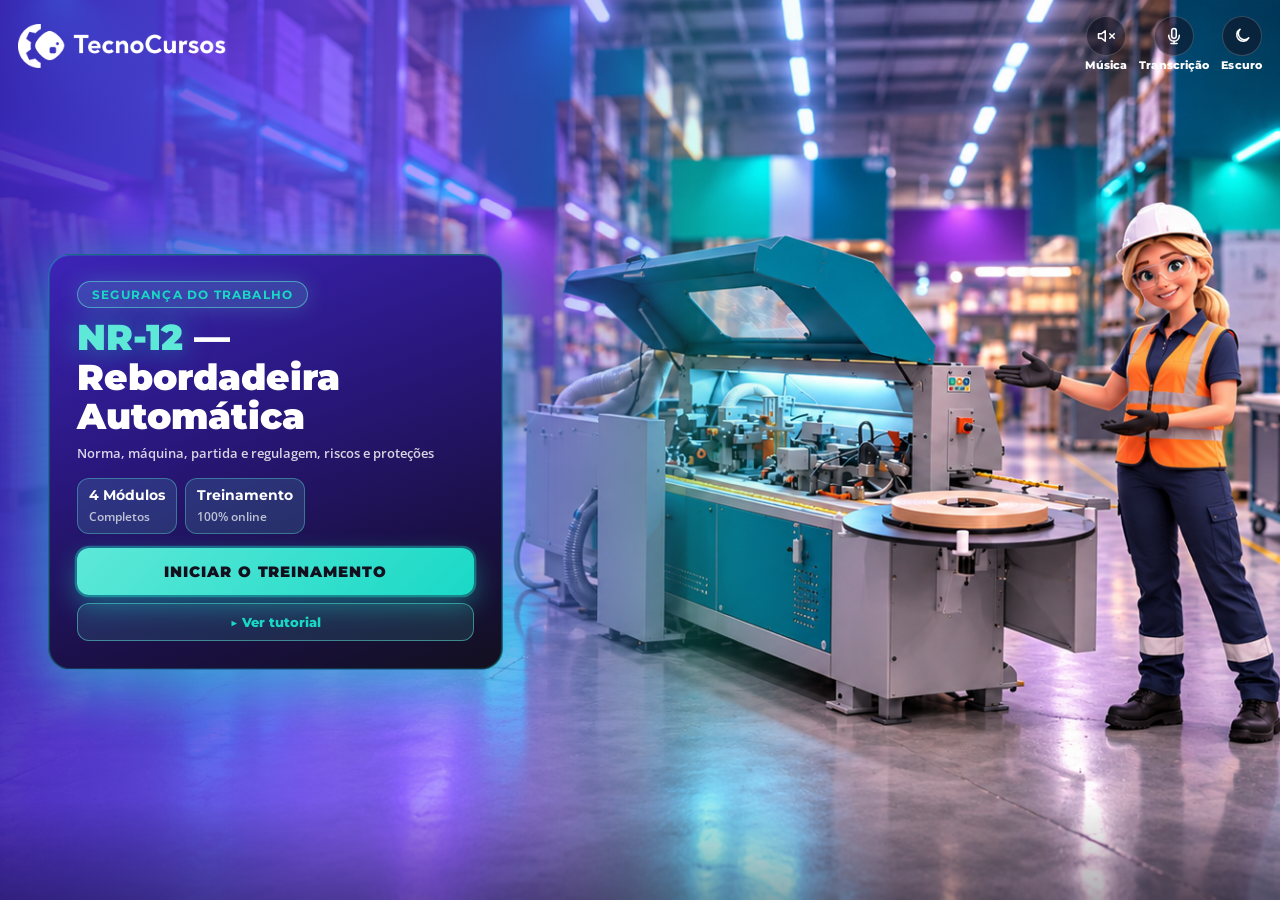
<file: index.html>
<!DOCTYPE html>
<html lang="pt-BR">
<head>
  <meta charset="UTF-8">
  <meta http-equiv="refresh" content="0; url=sessao-aprender.html?v=nr01-1">
  <link rel="canonical" href="sessao-aprender.html?v=nr01-1">
  <title>NR-12 — Rebordadeira Automática</title>
</head>
<body>
  <p style="font-family:Montserrat,sans-serif;padding:24px">
    Abrindo a sessão…
    <a href="sessao-aprender.html?v=nr01-1">Clique aqui se não abrir</a>
  </p>
</body>
</html>
</file>
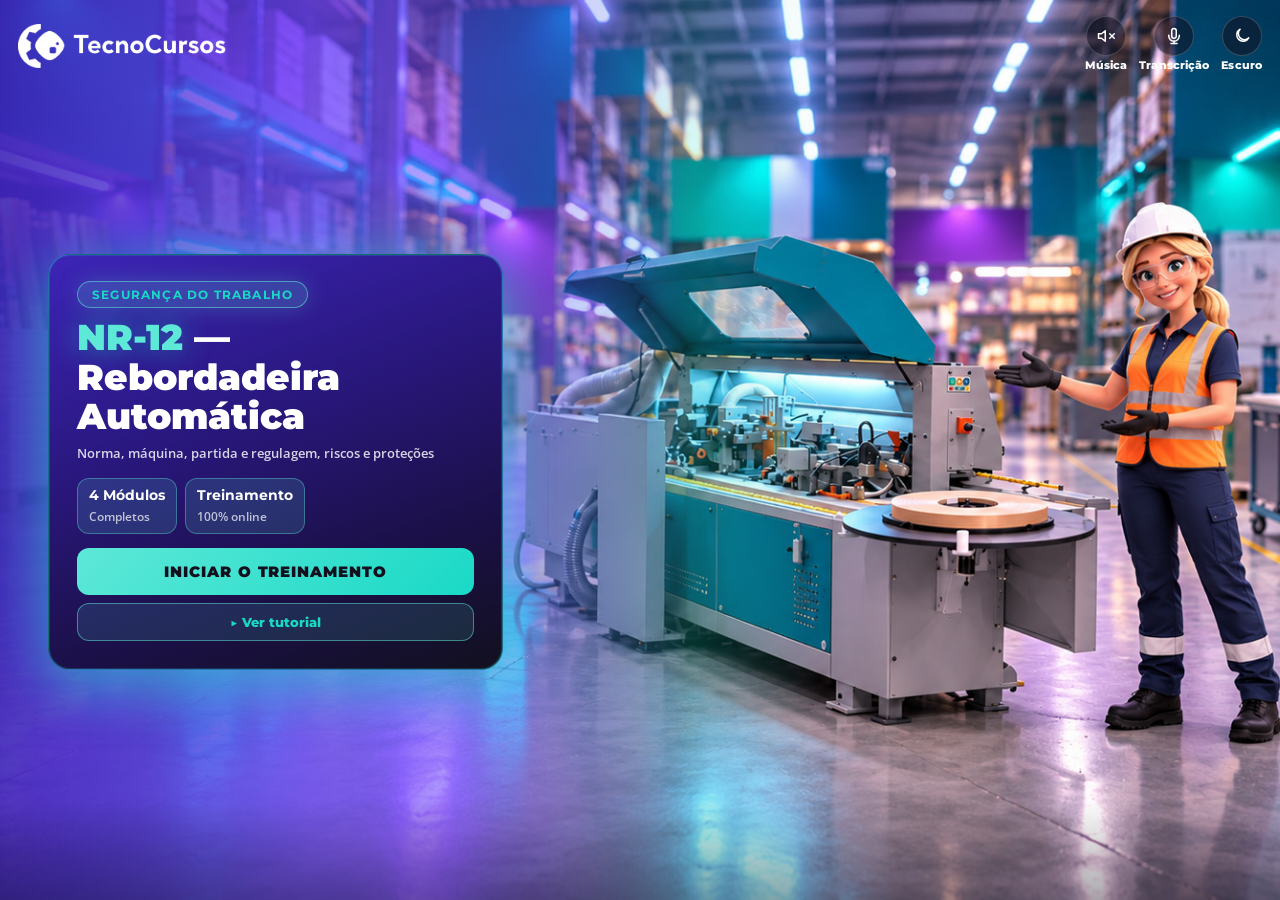
<file: abrir-sessao-aprender.html>
<!DOCTYPE html>
<html lang="pt-BR">
<head>
  <meta charset="UTF-8">
  <meta http-equiv="refresh" content="0; url=sessao-aprender.html">
  <title>NR-12 — Rebordadeira Automática</title>
</head>
<body>
  <p style="font-family:sans-serif;padding:24px">
    Abrindo a sessão…
    <a href="sessao-aprender.html">Clique aqui se não abrir</a>
  </p>
</body>
</html>
</file>
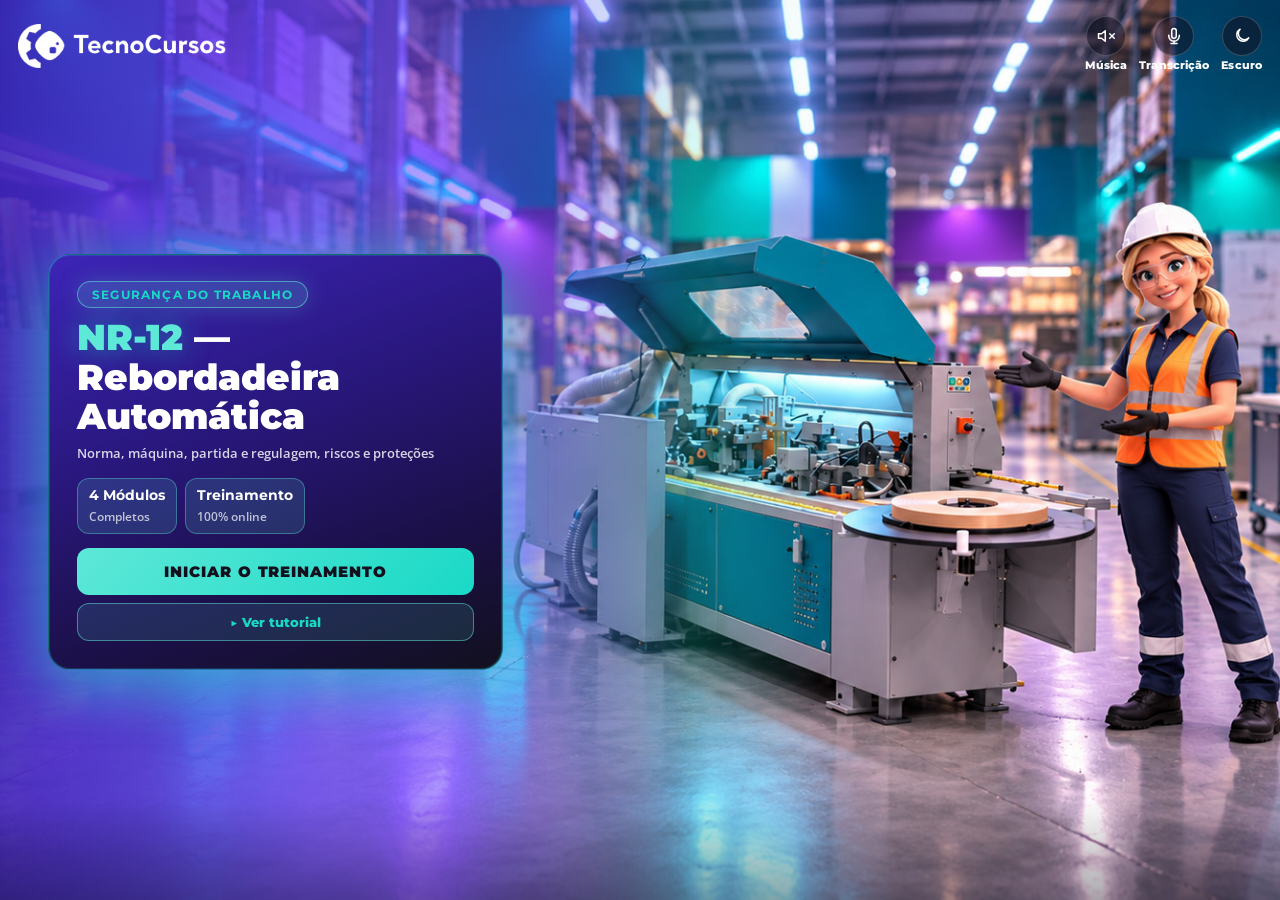
<file: sessao-aprender.html>
<!DOCTYPE html>
<html lang="pt-BR">
<head>
  <meta charset="UTF-8">
  <meta name="viewport" content="width=device-width, initial-scale=1, viewport-fit=cover">
  <meta name="referrer" content="no-referrer">
  <title>NR-12 — Rebordadeira Automática</title>
  <link href="https://fonts.googleapis.com/css2?family=Montserrat:wght@400;600;700;800;900&family=Open+Sans:wght@400;600;700&display=swap" rel="stylesheet">
  <link rel="stylesheet" href="question-screen.css?v=leroy-violet-teal10">
  <style>
    html, body { margin: 0; height: 100%; overflow: hidden; }
  </style>
  <script>
    (function () {
      try { if (localStorage.getItem('nr01-dark') === '1') document.documentElement.classList.add('qs-dark'); }
      catch (e) {}
    })();
  </script>
</head>
<body>
  <div class="qs-app" id="app">
    <!-- Capa (igual à referência) -->
    <section class="qs-home" id="home" aria-label="Abertura do treinamento">
      <div class="qs-home-photo" aria-hidden="true">
        <img class="qs-home-photo-img" id="homePhotoImg" src="assets/fotos/capa.png" alt="">
        <div class="qs-home-veil"></div>
      </div>
      <div class="qs-home-inner">
        <div class="qs-home-card">
          <div class="qs-home-tag">SEGURANÇA DO TRABALHO</div>
          <h1><em>NR-12</em> —<br>Rebordadeira Automática</h1>
          <p>Norma, máquina, partida e regulagem, riscos e proteções</p>
          <div class="qs-home-badges">
            <div class="qs-home-badge">
              <div>
                <strong>4 Módulos</strong>
                <span>Completos</span>
              </div>
            </div>
            <div class="qs-home-badge">
              <div>
                <strong>Treinamento</strong>
                <span>100% online</span>
              </div>
            </div>
          </div>
          <div class="qs-home-actions">
            <button type="button" class="qs-home-start" id="btnStartHome">
              <span>INICIAR O TREINAMENTO</span>
            </button>
            <button type="button" class="qs-home-tutorial" id="btnTutorialHome">
              <span>▶ Ver tutorial</span>
            </button>
          </div>
        </div>
      </div>
      <div class="qs-home-logo">
        <img src="assets/fotos/LOGO.png" alt="TecnoCursos">
      </div>
      <div class="qs-wave" aria-hidden="true">
        <svg viewBox="0 0 1440 100" preserveAspectRatio="none">
          <path d="M0,55 C480,10 960,90 1440,40 L1440,100 L0,100 Z" fill="rgba(25, 217, 198, 0.45)" />
        </svg>
      </div>
    </section>

    <header class="qs-top" id="topBar" hidden>
      <div class="qs-brand">
        <img src="assets/fotos/LOGO.png" alt="TecnoCursos">
      </div>
      <div class="qs-progress" id="progress" aria-label="Progresso"></div>
      <div class="qs-top-meta">
        <span class="qs-page-chip" id="pageChip" hidden>0/0</span>
        <button type="button" id="btnMode" class="qs-sim-btn" title="Modo simulação" hidden aria-pressed="false">
          <span class="qs-label" id="simLabel">Simulação: OFF</span>
        </button>
      </div>
      <div class="qs-tools">
        <button type="button" id="btnMusic" class="qs-tool-btn" title="Música" aria-pressed="false">
          <span class="qs-tool-disc">
            <svg class="qs-tool-ico ico-off" viewBox="0 0 24 24" fill="none" stroke="currentColor" stroke-width="2" stroke-linecap="round" stroke-linejoin="round" aria-hidden="true">
              <polygon points="11 5 6 9 2 9 2 15 6 15 11 19 11 5"/><line x1="23" y1="9" x2="17" y2="15"/><line x1="17" y1="9" x2="23" y2="15"/>
            </svg>
            <svg class="qs-tool-ico ico-on" viewBox="0 0 24 24" fill="none" stroke="currentColor" stroke-width="2" stroke-linecap="round" stroke-linejoin="round" aria-hidden="true">
              <polygon points="11 5 6 9 2 9 2 15 6 15 11 19 11 5"/><path d="M15.54 8.46a5 5 0 0 1 0 7.07"/><path d="M19.07 4.93a10 10 0 0 1 0 14.14"/>
            </svg>
          </span>
          <span class="qs-tool-label">Música</span>
        </button>
        <button type="button" id="btnTranscript" class="qs-tool-btn" title="Transcrição">
          <span class="qs-tool-disc">
            <svg class="qs-tool-ico" viewBox="0 0 24 24" fill="none" stroke="currentColor" stroke-width="2" stroke-linecap="round" stroke-linejoin="round" aria-hidden="true">
              <path d="M12 2a3 3 0 0 0-3 3v7a3 3 0 0 0 6 0V5a3 3 0 0 0-3-3z"/><path d="M19 11v1a7 7 0 0 1-14 0v-1"/><line x1="12" y1="19" x2="12" y2="22"/><line x1="8" y1="22" x2="16" y2="22"/>
            </svg>
          </span>
          <span class="qs-tool-label">Transcrição</span>
        </button>
        <button type="button" id="btnDark" class="qs-tool-btn" title="Modo escuro" aria-pressed="false">
          <span class="qs-tool-disc">
            <svg class="qs-tool-ico ico-off" viewBox="0 0 24 24" fill="none" stroke="currentColor" stroke-width="2" stroke-linecap="round" stroke-linejoin="round" aria-hidden="true">
              <path d="M21 14.5A8.5 8.5 0 1 1 9.5 3 7 7 0 0 0 21 14.5z"/>
            </svg>
            <svg class="qs-tool-ico ico-on" viewBox="0 0 24 24" fill="none" stroke="currentColor" stroke-width="2" stroke-linecap="round" stroke-linejoin="round" aria-hidden="true">
              <circle cx="12" cy="12" r="4"/><line x1="12" y1="2" x2="12" y2="5"/><line x1="12" y1="19" x2="12" y2="22"/><line x1="2" y1="12" x2="5" y2="12"/><line x1="19" y1="12" x2="22" y2="12"/>
            </svg>
          </span>
          <span class="qs-tool-label">Escuro</span>
        </button>
      </div>
    </header>

    <main class="qs-stage" id="stage" hidden>
      <button class="qs-nav" id="btnBack" aria-label="Anterior" disabled>
        <svg viewBox="0 0 24 24" fill="none" stroke="currentColor" stroke-width="2.4" stroke-linecap="round" stroke-linejoin="round"><polyline points="15 18 9 12 15 6"/></svg>
      </button>
      <div class="qs-col">
        <div class="qs-pts" id="ptsChip" hidden><span class="qs-pts-val">0 pts</span></div>
        <div class="qs-shell" id="shell"></div>
        <button type="button" class="qs-more" id="btnMore" hidden aria-label="Ver o conteúdo abaixo">
          <svg viewBox="0 0 24 24" fill="none" stroke="currentColor" stroke-width="2.6" stroke-linecap="round" stroke-linejoin="round" aria-hidden="true"><polyline points="6 9 12 15 18 9"/></svg>
        </button>
      </div>
      <button class="qs-nav" id="btnFwd" aria-label="Próximo" disabled>
        <svg viewBox="0 0 24 24" fill="none" stroke="currentColor" stroke-width="2.4" stroke-linecap="round" stroke-linejoin="round"><polyline points="9 18 15 12 9 6"/></svg>
      </button>
    </main>

    <div class="qs-wave qs-wave-session" id="sessionWave" aria-hidden="true" hidden>
      <svg viewBox="0 0 1440 100" preserveAspectRatio="none">
        <path d="M0,55 C480,10 960,90 1440,40 L1440,100 L0,100 Z" fill="rgba(25, 217, 198, 0.45)" />
      </svg>
    </div>
  </div>

  <!-- Modal Tutorial -->
  <div class="qs-tut-overlay" id="tutorialModal" hidden>
    <div class="qs-tut-card" role="dialog" aria-modal="true" aria-labelledby="tutTitle">
      <div class="qs-tut-accent" aria-hidden="true"></div>
      <button type="button" class="qs-tut-x" id="btnTutorialX" aria-label="Fechar tutorial">×</button>
      <div class="qs-tut-badge">▶ TUTORIAL</div>
      <h2 id="tutTitle">Antes de começar — <span>Orientações iniciais</span></h2>
      <p>Assista ao vídeo para entender como navegar pelos módulos, responder às atividades e usar as ferramentas.</p>
      <div class="qs-tut-video">
        <iframe id="tutIframe" src="https://player-vz-d35edf2a-8e7.tv.pandavideo.com.br/embed/?v=58c2b207-5c32-4336-acba-6df97de39825&saveProgress=false" title="Tutorial do treinamento" allow="accelerometer;gyroscope;autoplay;encrypted-media;picture-in-picture" allowfullscreen fetchpriority="high"></iframe>
      </div>
      <div class="qs-tut-foot">
        <button type="button" class="qs-tut-close" id="btnTutorialClose">✓ Entendi, vamos começar</button>
      </div>
    </div>
  </div>

    <div class="qs-toast" id="simToast" hidden role="status"></div>

    <button type="button" class="qs-jump-fab" id="simFab" hidden>Sim · mapa</button>
    <aside class="qs-jump" id="simJump" hidden>
      <header>
        <div>
          <strong>Mapa da simulação</strong>
          <span id="simJumpPos">—</span>
        </div>
        <button type="button" id="btnJumpClose" aria-label="Fechar mapa">×</button>
      </header>
      <div class="qs-jump-list" id="simJumpList"></div>
      <button type="button" class="qs-jump-off" id="btnJumpOff">Desligar simulação</button>
    </aside>

  <audio id="bg-music" loop preload="metadata" aria-hidden="true"></audio>

  <script src="question-screen-data.js?v=nr12-58"></script>
  <script src="question-screen.js?v=nr12-6"></script>
  <script src="narration-text.js?v=nr12-4"></script>
  <script src="narration.js?v=nr12-homem10"></script>
  <script>
(function () {
  var session = window.QUESTION_SCREEN_SESSION;
  if (!session || !session.modules || !session.modules.length) {
    document.getElementById('shell').innerHTML = '<div class="qs-menu"><p>Conteúdo não encontrado.</p></div>';
    return;
  }

  var modules = session.modules;

  /* A abertura e o menu também são páginas numeradas, então abrem o catálogo.
     mi/si = -1 marca que não são telas de módulo; quem navega olha o "view". */
  var catalog = [
    { n: 1, view: 'home', mi: -1, si: -1, mod: 0, type: 'home', title: 'Abertura', kind: 'Abertura' },
    { n: 2, view: 'menu', mi: -1, si: -1, mod: 0, type: 'menu', title: 'Conteúdo programático', kind: 'Menu' }
  ];
  modules.forEach(function (m, mi) {
    (m.screens || []).forEach(function (s, si) {
      catalog.push({
        n: catalog.length + 1,
        view: 'play',
        mi: mi,
        si: si,
        mod: m.id,
        type: s.type || '',
        title: s.title || s.question || s.kicker || s.type || 'Tela',
        kind: (
          s.type === 'cover' ? 'Capa' :
          s.type === 'video' ? 'Vídeo' :
          s.type === 'image' ? 'Foto' :
          s.type === 'content' ? 'Texto' :
          s.type === 'quiz-intro' ? 'Desafio' :
          s.type === 'question' ? 'Pergunta' :
          s.type === 'reflect' ? 'Reflexão' :
          s.type === 'compare' ? 'Compare' :
          s.type === 'order' ? 'Ordenar' :
          s.type === 'match' ? 'Associação' :
          s.type === 'sort' ? 'Inspeção' :
          s.type === 'finale' ? 'Conclusão' :
          s.type
        )
      });
    });
  });
  var jumpOpen = false;
  var modIndex = -1;
  var slideIndex = 0;
  var answered = {};
  var qs = null;
  var mode = 'home'; /* home | menu | play */
  var showingResult = false;
  var autoAdvanceTimer = null;
  var quizState = {
    active: false,
    correct: 0,
    answered: 0,
    minCorrect: 0,
    total: 0,
    introIndex: -1,
    passed: false,
    points: 0,
    streak: 0,
    bestStreak: 0
  };
  var sessionAnswers = {};
  var PTS_MAX = 50;
  function isScoreType(type) {
    return type === 'question' || type === 'order' || type === 'match' || type === 'sort';
  }
  function isGateType(type) {
    return isScoreType(type) || type === 'reflect' || type === 'compare';
  }
  // ficha com sequência de fotos: a seta só libera depois de ver todas
  function isStepsGate(s) {
    return !!(s && s.type === 'content' && s.steps);
  }
  // vídeo com player: só libera o avanço faltando ~8s para o fim
  function isVideoGate(s) {
    return !!(s && s.type === 'video' && (s.embed || s.panda || s.video));
  }
  function isQuizStep(s) {
    return !!(s && isScoreType(s.type));
  }
  var questionCount = catalog.filter(function (item) { return isScoreType(item.type); }).length;

  function sessionTotals() {
    var pts = 0;
    var hits = 0;
    Object.keys(sessionAnswers).forEach(function (id) {
      var a = sessionAnswers[id] || {};
      pts += a.pts || 0;
      if (a.correct) hits += 1;
    });
    return {
      points: pts,
      hits: hits,
      answered: Object.keys(sessionAnswers).length,
      questions: questionCount,
      max: questionCount * PTS_MAX
    };
  }

  function sessionMedal(tot) {
    var max = tot.max || 1;
    var pct = tot.points / max;
    if (pct >= 0.8) return { emoji: '🥇', name: 'Medalha de ouro', rank: 'gold' };
    if (pct >= 0.6) return { emoji: '🥈', name: 'Medalha de prata', rank: 'silver' };
    return { emoji: '🥉', name: 'Medalha de bronze', rank: 'bronze' };
  }

  function quizMedal(passed, correct, total) {
    var pct = total ? correct / total : 0;
    if (pct >= 1) return { emoji: '🥇', name: 'Medalha de ouro', rank: 'gold' };
    if (passed && pct >= 0.8) return { emoji: '🥈', name: 'Medalha de prata', rank: 'silver' };
    if (passed) return { emoji: '🥉', name: 'Medalha de bronze', rank: 'bronze' };
    return { emoji: '📚', name: '', rank: 'none' };
  }

  function updatePtsChip() {
    var chip = document.getElementById('ptsChip');
    if (!chip) return;
    var tot = sessionTotals();
    /* O placar só faz sentido na atividade do fim do módulo: fora dela não
       há o que pontuar, e o chip virava enfeite pelo resto do curso. Vale
       da abertura do desafio até o resultado; depois some de novo. */
    var s = mode === 'play' ? current() : null;
    var noDesafio = !!s && (isScoreType(s.type) || s.type === 'quiz-intro');
    chip.hidden = !(noDesafio || (mode === 'play' && showingResult));
    var val = chip.querySelector('.qs-pts-val');
    if (!val) {
      val = document.createElement('span');
      val.className = 'qs-pts-val';
      chip.insertBefore(val, chip.firstChild);
    }
    val.textContent = tot.points + ' pts';
  }

  /* No acerto o placar “pula” e sobe um +N — feedback rápido sem atrapalhar. */
  function celebratePts(gained) {
    var chip = document.getElementById('ptsChip');
    if (!chip || !(gained > 0)) {
      updatePtsChip();
      return;
    }
    updatePtsChip();
    chip.classList.remove('is-gain');
    void chip.offsetWidth;
    chip.classList.add('is-gain');

    var fly = chip.querySelector('.qs-pts-fly');
    if (!fly) {
      fly = document.createElement('span');
      fly.className = 'qs-pts-fly';
      fly.setAttribute('aria-hidden', 'true');
      chip.appendChild(fly);
    }
    fly.textContent = '+' + gained;
    fly.classList.remove('is-on');
    void fly.offsetWidth;
    fly.classList.add('is-on');

    clearTimeout(celebratePts._t);
    celebratePts._t = setTimeout(function () {
      chip.classList.remove('is-gain');
      if (fly) fly.classList.remove('is-on');
    }, 900);
  }

  function clearAutoAdvance() {
    if (autoAdvanceTimer) {
      clearTimeout(autoAdvanceTimer);
      autoAdvanceTimer = null;
    }
  }

  function resetQuizState() {
    quizState = {
      active: false,
      correct: 0,
      answered: 0,
      minCorrect: 0,
      total: 0,
      introIndex: -1,
      passed: false,
      points: 0,
      streak: 0,
      bestStreak: 0
    };
    showingResult = false;
    updatePtsChip();
  }

  function countQuizQuestionsFrom(startIdx) {
    var list = screens();
    var n = 0;
    for (var i = startIdx + 1; i < list.length; i++) {
      if (!isScoreType(list[i].type)) break;
      n++;
    }
    return n || 1;
  }

  function isLastQuizQuestion() {
    var s = current();
    if (!isQuizStep(s)) return false;
    var next = screens()[slideIndex + 1];
    return !isQuizStep(next);
  }

  function clearQuizAnswers() {
    var list = screens();
    if (quizState.introIndex < 0) return;
    for (var i = quizState.introIndex + 1; i < list.length; i++) {
      if (!isScoreType(list[i].type)) break;
      delete answered[list[i].id];
      delete sessionAnswers[list[i].id];
    }
  }

  /* Progresso e página atual ficam no navegador, para o F5 continuar de onde parou. */
  var RESUME_KEY = 'nr12-sessao-aprender-resume';
  var resumeBusy = false;
  var progress = { unlockedUpTo: 0, completed: {} };
  var menuFocus = 0;
  var lastPlayedIndex = -1;
  try { localStorage.removeItem('nr17-sessao-aprender-resume'); } catch (err) {}

  function saveResume() {
    if (resumeBusy) return;
    try {
      localStorage.setItem(RESUME_KEY, JSON.stringify({
        v: 1,
        page: currentGlobalPage(),
        menuFocus: menuFocus,
        lastPlayedIndex: lastPlayedIndex,
        progress: {
          unlockedUpTo: progress.unlockedUpTo,
          completed: progress.completed
        },
        answered: answered,
        sessionAnswers: sessionAnswers,
        quizState: quizState,
        showingResult: showingResult
      }));
    } catch (err) {}
  }

  function loadResume() {
    try {
      var raw = localStorage.getItem(RESUME_KEY);
      if (!raw) return null;
      var data = JSON.parse(raw);
      if (!data || data.v !== 1 || !data.page) return null;
      if (data.page < 1 || data.page > catalog.length) return null;
      return data;
    } catch (err) {
      return null;
    }
  }

  function applyResume(data) {
    resumeBusy = true;
    if (typeof data.menuFocus === 'number') menuFocus = data.menuFocus;
    if (typeof data.lastPlayedIndex === 'number') lastPlayedIndex = data.lastPlayedIndex;
    if (data.progress) {
      progress.unlockedUpTo = Number(data.progress.unlockedUpTo) || 0;
      progress.completed = data.progress.completed || {};
    }
    var savedAnswered = data.answered || {};
    var savedSession = data.sessionAnswers || {};
    var savedQuiz = data.quizState || quizState;
    var savedShowing = !!data.showingResult;

    if (data.page <= 1) {
      showHome();
    } else {
      jumpToPage(data.page);
      answered = savedAnswered;
      sessionAnswers = savedSession;
      quizState = savedQuiz;
      if (savedShowing) showQuizResult();
      else {
        updateNav();
        updatePtsChip();
      }
    }
    resumeBusy = false;
    saveResume();
  }

  var demoMode = false;
  try { demoMode = sessionStorage.getItem('nr17-demoMode') === '1'; } catch (err) {}

  function isUnlocked(i) {
    if (demoMode) return true;
    return i >= 0 && i <= progress.unlockedUpTo;
  }

  function isCompleted(i) {
    return !!progress.completed[String(i)];
  }

  function completeCurrentModule() {
    if (modIndex < 0) return;
    lastPlayedIndex = modIndex;
    progress.completed[String(modIndex)] = true;
    if (modIndex + 1 < modules.length) {
      progress.unlockedUpTo = Math.max(progress.unlockedUpTo, modIndex + 1);
    }
    saveResume();
  }

  function menuNarrationVariant() {
    var i = menuFocus;
    if (i < 0 || !modules[i]) return 'done';
    var allDone = modules.every(function (_, idx) { return isCompleted(idx); });
    if (allDone) return i === 0 ? 'done-first' : 'done';
    if (isCompleted(i)) return 'review';
    return 'start';
  }

  // módulo visível no menu; 0 quando a trilha já acabou
  function nextModuleNumber() {
    var m = modules[menuFocus];
    return m ? m.id : 0;
  }

  function menuCallout() {
    var next = -1;
    for (var i = 0; i < modules.length; i++) {
      if (isUnlocked(i) && !isCompleted(i)) { next = i; break; }
    }
    if (next < 0) {
      var allDone = modules.every(function (_, i) { return isCompleted(i); });
      if (allDone) {
        return {
          title: 'Treinamento concluído!',
          body: 'Você finalizou todos os módulos. Pode revisitar qualquer um quando quiser.'
        };
      }
      next = progress.unlockedUpTo;
    }
    var m = modules[next];
    if (next === 0 && !isCompleted(0)) {
      return {
        title: demoMode ? 'Modo simulação ligado' : 'Vamos começar pelo Módulo 1?',
        body: demoMode
          ? 'Todos os módulos estão liberados. Avance sem travar em quiz ou vídeo.'
          : ((m.title || '') + ' — toque no card liberado para iniciar.')
      };
    }
    return {
      title: demoMode ? 'Modo simulação ligado' : ('Módulo ' + m.id + ' liberado!'),
      body: demoMode
        ? 'Todos os módulos estão liberados. Avance sem travar em quiz ou vídeo.'
        : ((m.title || '') + ' — toque no card para continuar.')
    };
  }

  var app = document.getElementById('app');
  var home = document.getElementById('home');
  var topBar = document.getElementById('topBar');
  var stage = document.getElementById('stage');
  var progressEl = document.getElementById('progress');
  var shell = document.getElementById('shell');
  var btnBack = document.getElementById('btnBack');
  var btnFwd = document.getElementById('btnFwd');
  var brandTxt = null;
  var bgMusic = document.getElementById('bg-music');

  if (brandTxt) brandTxt.textContent = (session.meta && session.meta.title) || 'NR-12';
  if (bgMusic) {
    bgMusic.src = (session.meta && session.meta.musicSrc) || 'musica/musica_foco.mp3';
    bgMusic.volume = 0.35;
  }

  var sessionWave = document.getElementById('sessionWave');

  function setChrome(visible) {
    // a barra fica sempre no DOM: na abertura o CSS deixa só as ferramentas
    if (topBar) topBar.hidden = false;
    if (stage) stage.hidden = !visible;
    if (home) home.hidden = visible;
    if (sessionWave) sessionWave.hidden = !visible;
    app.classList.toggle('is-home', !visible);
  }

  function showHome() {
    mode = 'home';
    modIndex = -1;
    clearAutoAdvance();
    resetQuizState();
    if (qs) { qs.destroy(); qs = null; }
    setChrome(false);
    renderProgress();
    syncJumpUI();
    if (window.Narration) Narration.pageChanged();
    saveResume();
  }

  function currentMod() { return modules[modIndex]; }
  function screens() { return currentMod() ? currentMod().screens : []; }
  function current() { return screens()[slideIndex]; }

  function isFinale() {
    var s = current();
    return !!(s && s.type === 'finale');
  }

  function exitPlay() {
    if (isFinale()) showHome();
    else showMenu(Math.max(0, modIndex));
  }

  function renderProgress() {
    if (mode !== 'play') {
      progressEl.innerHTML = '';
      return;
    }
    var list = screens();
    progressEl.innerHTML = list.map(function (_, i) {
      var cls = i < slideIndex ? 'done' : (i === slideIndex ? 'cur' : '');
      return '<i class="' + cls + '"></i>';
    }).join('');
  }

  function canForward() {
    if (isFinale()) return false;
    if (showingResult) return !!(quizState.passed || demoMode);
    var s = current();
    if (!s) return false;
    /* A ficha de alongamento trava a seta mesmo em simulação: o bloqueio
       faz parte do teste da página. O atalho go continua pulando. */
    if (isStepsGate(s)) return !!answered[s.id];
    if (demoMode) return true;
    if (s.type === 'question') return !!answered[s.id];
    if (isGateType(s.type)) return !!answered[s.id];
    if (isVideoGate(s)) return !!answered[s.id];
    return true;
  }

  function updateNav() {
    if (mode === 'home') {
      btnBack.disabled = true;
      btnFwd.disabled = true;
      return;
    }
    if (mode === 'menu') {
      btnBack.disabled = false;
      btnFwd.disabled = menuFocus >= lastMenuIndex();
      return;
    }
    if (mode !== 'play') {
      btnBack.disabled = true;
      btnFwd.disabled = true;
      return;
    }
    btnBack.disabled = showingResult && !!quizState.passed && !demoMode;
    btnFwd.disabled = showingResult ? !(quizState.passed || demoMode) : !canForward();
  }

  // temas das questões erradas, para orientar o que estudar antes de tentar de novo
  function buildReviewList() {
    var list = screens();
    var out = [];
    var seen = {};
    if (quizState.introIndex < 0) return out;
    for (var i = quizState.introIndex + 1; i < list.length; i++) {
      var s = list[i];
      if (!isScoreType(s.type)) break;
      if (s.opinion) continue;
      var ans = sessionAnswers[s.id];
      if (ans && ans.correct) continue;
      var topic = s.review || s.question || s.title || '';
      if (!topic || seen[topic]) continue;
      seen[topic] = true;
      out.push(topic);
    }
    return out;
  }

  function showQuizResult() {
    clearAutoAdvance();
    showingResult = true;
    var total = Math.max(Number(quizState.total) || 0, Number(quizState.answered) || 0, 1);
    var hits = quizState.correct;
    var min = quizState.minCorrect || Math.ceil(total * 0.75);
    quizState.passed = hits >= min;
    var medal = quizMedal(quizState.passed, hits, total);
    var m = currentMod() || {};
    var unlock = m.titleUnlock || null;
    var titleUnlock = (quizState.passed && unlock)
      ? {
          moduleLabel: 'Módulo ' + m.id + ' concluído',
          title: unlock.title,
          body: unlock.body,
          icon: unlock.icon
        }
      : null;
    var faceIcon = titleUnlock ? (titleUnlock.icon || '🏅') : medal.emoji;
    var faceRank = titleUnlock ? 'title' : medal.rank;

    if (qs) qs.destroy();
    qs = QuestionScreen.mount(shell, {
      type: 'quiz-result',
      passed: quizState.passed,
      score: hits,
      total: total,
      minCorrect: min,
      points: quizState.points,
      streak: quizState.bestStreak,
      medal: faceIcon,
      medalName: '',
      medalRank: faceRank,
      icon: faceIcon,
      title: quizState.passed ? 'Desafio concluído!' : 'Desafio não concluído',
      titleUnlock: titleUnlock,
      mode: quizState.mode || '',
      review: quizState.passed ? [] : buildReviewList()
    }, {
      onContinue: handleContinue
    });

    renderProgress();
    updateNav();
    updatePtsChip();
    if (window.Narration) Narration.pageChanged();
    if (quizState.passed) {
      try { if (typeof playBeep === 'function') playBeep('end'); } catch (e) {}
    }
  }

  function restartQuiz() {
    clearAutoAdvance();
    showingResult = false;
    clearQuizAnswers();
    quizState.correct = 0;
    quizState.answered = 0;
    quizState.passed = false;
    quizState.points = 0;
    quizState.streak = 0;
    quizState.bestStreak = 0;
    quizState.active = true;
    if (quizState.introIndex >= 0) {
      slideIndex = quizState.introIndex;
      mountSlide();
    }
  }

  function finishAfterQuiz() {
    clearAutoAdvance();
    showingResult = false;
    quizState.active = false;
    var list = screens();
    var next = slideIndex + 1;
    while (next < list.length && isScoreType(list[next].type)) next++;
    if (next >= list.length) {
      var fechado = (modIndex >= 0 ? modIndex : lastPlayedIndex);
      completeCurrentModule();
      showMenuAfterModule(fechado);
      return;
    }
    slideIndex = next;
    mountSlide();
    if (isFinale()) completeCurrentModule();
  }

  function handleContinue(info) {
    var action = info && info.action;
    if (action === 'retry') {
      restartQuiz();
      return;
    }
    if (action === 'back') {
      showingResult = false;
      mountSlide();
      return;
    }
    if (action === 'finish') {
      finishAfterQuiz();
      return;
    }
    advance();
  }

  function advance() {
    clearAutoAdvance();
    if (mode === 'menu') {
      menuStep(1);
      return;
    }
    if (showingResult) {
      if (quizState.passed || demoMode) finishAfterQuiz();
      return;
    }
    var s = current();
    if (s && isQuizStep(s) && answered[s.id] && isLastQuizQuestion()) {
      showQuizResult();
      return;
    }
    if (slideIndex >= screens().length - 1) {
      var fechado = (modIndex >= 0 ? modIndex : lastPlayedIndex);
      completeCurrentModule();
      if (isFinale()) {
        updateNav();
        return;
      }
      showMenuAfterModule(fechado);
      return;
    }
    go(1);
  }

  function lastMenuIndex() {
    if (demoMode) return modules.length - 1;
    return Math.min(progress.unlockedUpTo, modules.length - 1);
  }

  function clampMenuIndex(i) {
    if (i == null || i < 0) return 0;
    var cap = lastMenuIndex();
    if (i > cap) return cap;
    return i;
  }

  /* A trilha é sequencial. Não procura o primeiro módulo incompleto — isso
     pulava o 3 e o 4 já feitos e jogava a pessoa no 5. */
  function activeMenuIndex() {
    if (menuFocus >= 0 && menuFocus < modules.length) return clampMenuIndex(menuFocus);
    if (lastPlayedIndex >= 0) return clampMenuIndex(lastPlayedIndex);
    return 0;
  }

  /* Ao terminar o módulo N o menu para em N+1, mesmo que N+1 já tenha sido feito. */
  function nextMenuIndex(fromIndex) {
    var from = fromIndex;
    if (from == null || from < 0) from = lastPlayedIndex;
    if (from >= 0 && from + 1 < modules.length) return clampMenuIndex(from + 1);
    if (from >= 0) return clampMenuIndex(from);
    return activeMenuIndex();
  }

  function showMenuAfterModule(fromIndex) {
    showMenu(nextMenuIndex(fromIndex));
  }

  // no menu as setas andam um módulo por vez, para a trilha seguir em ordem
  function menuStep(delta) {
    var alvo = menuFocus + delta;
    if (alvo < 0) { showHome(); return; }
    if (alvo > lastMenuIndex()) return;
    showMenu(alvo);
  }

  function showMenu(focusIndex) {
    mode = 'menu';
    modIndex = -1;
    clearAutoAdvance();
    resetQuizState();
    if (qs) { qs.destroy(); qs = null; }
    if (brandTxt) brandTxt.textContent = (session.meta && session.meta.title) || 'NR-12';
    setChrome(true);
    var i = (focusIndex != null && focusIndex >= 0 && focusIndex < modules.length)
      ? focusIndex
      : activeMenuIndex();
    i = clampMenuIndex(i);
    menuFocus = i;
    var m = modules[i] || modules[0];
    var allDone = modules.every(function (_, idx) { return isCompleted(idx); });
    var reviewing = allDone || isCompleted(i);
    var cta = reviewing ? 'Revisar módulo' : 'Iniciar módulo';
    var kicker = (allDone && i === 0)
      ? 'Treinamento concluído'
      : 'Você está aqui';
    var lead = allDone
      ? ('Você finalizou os módulos. Toque para revisar o Módulo ' + m.id + '.')
      : 'Um módulo por vez. Ao concluir, o próximo é liberado.';
    var dots = modules.map(function (_, idx) {
      var cls = 'qs-mod-dot';
      if (idx === i && !allDone) cls += ' is-on';
      else if (isCompleted(idx)) cls += ' is-done';
      return '<span class="' + cls + '" aria-hidden="true"></span>';
    }).join('');
    shell.innerHTML =
      '<div class="qs-menu is-single">' +
        '<p class="qs-menu-brand">' + ((session.meta && session.meta.title) || 'NR-12 — Rebordadeira Automática') + '</p>' +
        '<p class="qs-menu-lead">' + lead + '</p>' +
        '<article class="qs-mod-focus">' +
          '<div class="qs-mod-kicker">' + kicker + '</div>' +
          '<div class="qs-mod-hero">' +
            '<span class="qs-mod-big">' + String(m.id).padStart(2, '0') + '</span>' +
            '<span class="qs-mod-now">Módulo ' + m.id + '<small>de ' + modules.length + '</small></span>' +
          '</div>' +
          '<h2 class="qs-mod-title">' + m.title + '</h2>' +
          (m.objective ? '<p class="qs-mod-goal">' + m.objective + '</p>' : '') +
          '<button type="button" class="qs-mod-start" data-mod="' + i + '">' + cta + '</button>' +
        '</article>' +
        '<div class="qs-mod-dots" aria-hidden="true">' + dots + '</div>' +
      '</div>';
    renderProgress();
    updateNav();
    syncJumpUI();
    if (window.Narration) Narration.pageChanged();
    saveResume();
  }

  /* No celular a trilha não cabe inteira: a lista começa no Módulo 1 e o
     módulo da vez pode ficar abaixo da dobra, passando a impressão de que o
     curso termina no 2. Aqui a rolagem já vai até ele. O movimento é suave de
     propósito: além de levar ao card certo, mostra que a lista corre.

     O alvo é o índice liberado, e não o primeiro card marcado como aberto:
     quem pula páginas pelo atalho destrava todos os módulos anteriores de
     uma vez, e aí o primeiro aberto seria sempre o Módulo 1. */
  function revelarModuloLiberado() {
    var caixa = shell.querySelector('.qs-menu');
    if (!caixa) return;
    var alvo = Math.min(progress.unlockedUpTo, modules.length - 1);
    var card = caixa.querySelector('.qs-mod-card[data-mod="' + alvo + '"]');
    if (!card) return;

    requestAnimationFrame(function () {
      var sobra = caixa.scrollHeight - caixa.clientHeight;
      if (sobra <= 0) return;                       // cabe tudo: nada a fazer

      /* offsetTop, e não getBoundingClientRect: o menu entra com uma animação
         que o encolhe um pouco, e medida de tela sai torta enquanto ela roda. */
      var topo = card.offsetTop;
      var fim = topo + card.offsetHeight;
      var vista = caixa.scrollTop;

      // não basta caber na borda: sem respiro embaixo o card passa despercebido
      var RESPIRO = 40;
      if (topo >= vista && fim + RESPIRO <= vista + caixa.clientHeight) return;

      caixa.scrollTo({
        top: Math.max(0, Math.min(sobra, topo - 12)),
        behavior: 'smooth'
      });
    });
  }

  function openModule(i) {
    if (!isUnlocked(i)) return;
    clearAutoAdvance();
    resetQuizState();
    setChrome(true);
    modIndex = i;
    lastPlayedIndex = i;
    menuFocus = i;
    slideIndex = 0;
    answered = {};
    mode = 'play';
    if (brandTxt) brandTxt.textContent = 'Módulo ' + currentMod().id;
    prefetchNearbyImages(0);
    var list = screens();
    for (var j = 0; j < list.length; j++) {
      if (list[j] && list[j].image) prefetchImage(list[j].image);
    }
    mountSlide();
  }

  function currentGlobalPage() {
    if (mode === 'home') return 1;
    if (mode === 'menu') return 2;
    if (mode !== 'play' || modIndex < 0) return 0;
    for (var i = 0; i < catalog.length; i++) {
      if (catalog[i].mi === modIndex && catalog[i].si === slideIndex) return catalog[i].n;
    }
    return 0;
  }

  /* Contagem só das telas de conteúdo, na ordem do curso inteiro.
     Abertura e menu ficam de fora para a página 1 ser a capa do módulo 1. */
  function contentPageCount() {
    var total = 0;
    var current = 0;
    for (var i = 0; i < catalog.length; i++) {
      if (catalog[i].view !== 'play') continue;
      total++;
      if (mode === 'play' && catalog[i].mi === modIndex && catalog[i].si === slideIndex) current = total;
    }
    return { n: current, total: total };
  }

  function typeLabel(type) {
    return (
      type === 'home' ? 'Abertura' :
      type === 'menu' ? 'Menu' :
      type === 'cover' ? 'Capa' :
      type === 'video' ? 'Vídeo' :
      type === 'image' ? 'Foto' :
      type === 'content' ? 'Texto' :
      type === 'quiz-intro' ? 'Desafio' :
      type === 'question' ? 'Pergunta' :
      type === 'reflect' ? 'Reflexão' :
      type === 'compare' ? 'Compare' :
      type === 'order' ? 'Ordenar' :
      type === 'match' ? 'Associação' :
      type === 'sort' ? 'Inspeção' :
      type === 'finale' ? 'Conclusão' :
      type || 'Tela'
    );
  }

  function prepareQuizForJump(targetSi) {
    var list = screens();
    var intro = -1;
    var i;
    for (i = 0; i < list.length; i++) {
      if (list[i].type === 'quiz-intro') intro = i;
    }
    if (intro < 0) return;
    var total = 0;
    var min = 0;
    for (i = intro + 1; i < list.length; i++) {
      if (isScoreType(list[i].type)) total++;
    }
    min = list[intro].minCorrect != null ? Number(list[intro].minCorrect) : Math.ceil(total * 0.75);
    quizState = {
      active: true,
      correct: total,
      answered: total,
      minCorrect: min,
      total: total,
      introIndex: intro,
      passed: true,
      points: 0,
      streak: 0,
      bestStreak: 0
    };
    for (i = 0; i < list.length; i++) {
      if ((isGateType(list[i].type) || isStepsGate(list[i]) || isVideoGate(list[i])) && list[i].id) {
        answered[list[i].id] = true;
      }
    }
    if (targetSi > intro) showingResult = false;
  }

  function jumpToPage(n) {
    var item = catalog[n - 1];
    if (!item) return false;
    if (item.view === 'home') { showHome(); return true; }
    if (item.view === 'menu') { showMenu(menuFocus); return true; }
    /* O pulo atravessa o bloqueio dos módulos, então libera o caminho até ali:
       sem isso o menu mostraria como trancado o módulo em que a pessoa está. */
    progress.unlockedUpTo = Math.max(progress.unlockedUpTo, item.mi);
    jumpToScreen(item.mi, item.si);
    return true;
  }

  /* Última tela de conteúdo de um módulo: quem volta para o módulo anterior
     para aqui, e não na última pergunta do desafio. */
  function lastContentIndex(mi) {
    var list = (modules[mi] && modules[mi].screens) || [];
    for (var i = list.length - 1; i >= 0; i--) {
      if (!isScoreType(list[i].type) && list[i].type !== 'quiz-intro') return i;
    }
    return Math.max(0, list.length - 1);
  }

  function jumpToScreen(mi, si) {
    if (!modules[mi] || !modules[mi].screens[si]) return;
    clearAutoAdvance();
    resetQuizState();
    answered = {};
    setChrome(true);
    modIndex = mi;
    lastPlayedIndex = mi;
    menuFocus = mi;
    slideIndex = si;
    mode = 'play';
    if (brandTxt) brandTxt.textContent = 'Módulo ' + currentMod().id;
    var s = current();
    if (s && (isQuizStep(s) || s.type === 'quiz-intro' || s.type === 'finale')) {
      prepareQuizForJump(si);
    }
    mountSlide();
    syncJumpUI();
    var listEl = document.getElementById('simJumpList');
    var cur = listEl && listEl.querySelector('.qs-jump-item.is-cur');
    if (cur && cur.scrollIntoView) cur.scrollIntoView({ block: 'nearest' });
  }

  function renderJumpList() {
    var box = document.getElementById('simJumpList');
    if (!box) return;
    var html = '';
    var lastMod = null;
    var curN = currentGlobalPage();
    catalog.forEach(function (item) {
      if (item.mod !== lastMod) {
        lastMod = item.mod;
        html += '<div class="qs-jump-mod">' +
          (item.view === 'play' ? ('Módulo ' + item.mod) : 'Início') + '</div>';
      }
      html += '<button type="button" class="qs-jump-item' + (item.n === curN ? ' is-cur' : '') + '" data-jump="' + item.n + '">' +
        '<span class="qs-jump-n">' + item.n + '</span>' +
        '<span><small>' + typeLabel(item.type) + '</small><b>' + item.title + '</b></span>' +
      '</button>';
    });
    box.innerHTML = html;
    box.querySelectorAll('[data-jump]').forEach(function (btn) {
      btn.addEventListener('click', function () {
        sfx('click');
        jumpToPage(+btn.getAttribute('data-jump'));
      });
    });
  }

  function setJumpOpen(on) {
    jumpOpen = !!on && !!demoMode;
    var panel = document.getElementById('simJump');
    if (panel) panel.hidden = !jumpOpen;
    if (jumpOpen) renderJumpList();
  }

  function syncJumpUI() {
    var globalTotal = catalog.length;
    var globalN = currentGlobalPage();
    var globalPos = globalN ? (globalN + ' / ' + globalTotal) : ('— / ' + globalTotal);
    var chip = document.getElementById('pageChip');
    if (chip) {
      var pages = contentPageCount();
      if (mode !== 'play' || modIndex < 0 || !pages.n) {
        chip.hidden = true;
      } else {
        chip.hidden = false;
        chip.textContent = pages.n + ' / ' + pages.total;
        chip.title = 'Página do treinamento';
      }
    }
    var posEl = document.getElementById('simJumpPos');
    if (posEl) posEl.textContent = globalPos;
    var fab = document.getElementById('simFab');
    if (fab) fab.hidden = !demoMode;
    if (jumpOpen && demoMode) renderJumpList();
    else if (!demoMode) setJumpOpen(false);
  }

  var imagePrefetchCache = {};
  function prefetchImage(src) {
    if (!src || imagePrefetchCache[src]) return;
    imagePrefetchCache[src] = true;
    var img = new Image();
    img.decoding = 'async';
    img.src = src;
  }
  function prefetchNearbyImages(fromIndex) {
    var list = screens();
    var start = Math.max(0, fromIndex | 0);
    var end = Math.min(list.length, start + 3);
    for (var i = start; i < end; i++) {
      if (list[i] && list[i].image) prefetchImage(list[i].image);
    }
  }

  function mountSlide() {
    var s = current();
    if (!s) return;
    clearAutoAdvance();
    showingResult = false;
    prefetchNearbyImages(slideIndex);
    var payload = Object.assign({}, s);

    if (s.type === 'finale') {
      var tot = sessionTotals();
      var medal = sessionMedal(tot);
      payload.points = tot.points;
      payload.maxPoints = tot.max;
      payload.hits = tot.hits;
      payload.questions = tot.questions;
      payload.medal = medal.emoji;
      payload.medalName = medal.name;
      payload.medalRank = medal.rank;
      try { if (typeof playBeep === 'function') playBeep('end'); } catch (e) {}
    }

    if (s.type === 'quiz-intro') {
      var total = s.count != null ? Number(s.count) : countQuizQuestionsFrom(slideIndex);
      quizState = {
        active: true,
        correct: 0,
        answered: 0,
        minCorrect: s.minCorrect != null ? Number(s.minCorrect) : Math.ceil(total * 0.75),
        total: total,
        introIndex: slideIndex,
        passed: false,
        points: 0,
        streak: 0,
        bestStreak: 0,
        mode: ''
      };
    }

    if (s.type === 'sort' && Array.isArray(s.items) && s.items.length) {
      quizState.total = s.items.length;
      if (s.minCorrect != null) quizState.minCorrect = Number(s.minCorrect);
      quizState.mode = 'sort';
      quizState.active = true;
    }
    if (s.type === 'match' && Array.isArray(s.pairs) && s.pairs.length) {
      quizState.total = s.pairs.length;
      if (s.minCorrect != null) quizState.minCorrect = Number(s.minCorrect);
      quizState.mode = 'match';
      quizState.active = true;
    }
    if (s.type === 'order') {
      quizState.total = 1;
      quizState.minCorrect = 1;
      quizState.mode = 'order';
      quizState.active = true;
    }

    if (qs) qs.destroy();
    qs = QuestionScreen.mount(shell, payload, {
      quizScoring: quizState.active && isQuizStep(s) && !s.opinion,
      maxPoints: PTS_MAX,
      /* 40s: tempo padrao das atividades pontuadas (pergunta, ordenar, etc.). */
      time: s.time || 40,
      onSortCase: function () {
        if (window.Narration) Narration.pageChanged();
      },
      onTopicCase: function () {
        if (window.Narration) Narration.pageChanged();
      },
      onSelect: function (result) {
        answered[s.id] = true;
        saveResume();
        if (quizState.active && isQuizStep(s) && !s.opinion) {
          var pts = (result && result.points) || 0;
          sessionAnswers[s.id] = { pts: pts, correct: !!(result && result.correct) };
          if (result && (result.kind === 'sort' || result.kind === 'match' || result.kind === 'order') && result.total != null) {
            quizState.answered = result.total;
            quizState.total = result.total;
            quizState.correct = result.hits || 0;
            quizState.minCorrect = s.minCorrect != null ? Number(s.minCorrect) : Math.ceil(result.total * 0.75);
            quizState.points = pts;
            quizState.streak = result.correct ? 1 : 0;
            quizState.bestStreak = quizState.streak;
            updateNav();
            if (pts) celebratePts(pts);
          } else {
            quizState.answered += 1;
            if (result && result.correct) {
              quizState.correct += 1;
              quizState.streak += 1;
              quizState.bestStreak = Math.max(quizState.bestStreak, quizState.streak);
              quizState.points += pts;
              updateNav();
              celebratePts(pts);
            } else {
              quizState.streak = 0;
              updateNav();
              updatePtsChip();
            }
          }
        } else {
          updateNav();
          updatePtsChip();
        }
        if (!isQuizStep(s)) return;
        clearAutoAdvance();
        autoAdvanceTimer = setTimeout(function () {
          if (isLastQuizQuestion()) showQuizResult();
          else go(1);
        }, s.type === 'order' || s.type === 'match' || s.type === 'sort' ? 1600 : 3000);
      },
      onContinue: handleContinue
    });

    if (!isGateType(s.type) && !isVideoGate(s) && !isStepsGate(s)) answered[s.id] = true;
    if (s.type === 'finale') completeCurrentModule();
    renderProgress();
    updateNav();
    updatePtsChip();
    syncJumpUI();
    if (window.Narration) Narration.pageChanged();
    saveResume();
  }

  function go(delta) {
    if (mode === 'menu') {
      menuStep(delta < 0 ? -1 : 1);
      return;
    }
    if (mode !== 'play') return;
    clearAutoAdvance();
    if (showingResult) {
      if (delta < 0) {
        showingResult = false;
        mountSlide();
        return;
      }
      if (delta > 0 && (quizState.passed || demoMode)) finishAfterQuiz();
      return;
    }
    if (delta < 0 && slideIndex <= 0) {
      showMenu(Math.max(0, modIndex));
      return;
    }
    if (delta > 0) {
      var s = current();
      if (s && isQuizStep(s) && answered[s.id] && isLastQuizQuestion()) {
        showQuizResult();
        return;
      }
    }
    var next = slideIndex + delta;
    if (next < 0 || next >= screens().length) return;
    if (delta > 0 && !canForward()) return;
    slideIndex = next;
    mountSlide();
  }

  function openTutorial() {
    var modal = document.getElementById('tutorialModal');
    var iframe = document.getElementById('tutIframe');
    if (!modal) return;
    modal.hidden = false;
    if (iframe && !iframe.getAttribute('data-src')) {
      iframe.setAttribute('data-src', iframe.src);
    }
  }

  function closeTutorial() {
    var modal = document.getElementById('tutorialModal');
    var iframe = document.getElementById('tutIframe');
    if (modal) modal.hidden = true;
    if (iframe) {
      var src = iframe.getAttribute('data-src') || iframe.getAttribute('src') || iframe.src;
      iframe.src = src;
    }
  }

  function sfx(type) {
    try { if (typeof playBeep === 'function') playBeep(type); } catch (e) {}
  }

  shell.addEventListener('click', function (e) {
    var start = e.target.closest('.qs-mod-start, .qs-mod-card');
    if (start) {
      sfx('click');
      openModule(+start.dataset.mod);
    }
  });

  btnBack.addEventListener('click', function () { sfx('click'); go(-1); });
  btnFwd.addEventListener('click', function () { sfx('click'); advance(); });
  document.getElementById('btnStartHome').addEventListener('click', function () { sfx('click'); showMenu(0); });
  document.getElementById('btnTutorialHome').addEventListener('click', openTutorial);
  document.getElementById('btnTutorialClose').addEventListener('click', closeTutorial);
  document.getElementById('btnTutorialX').addEventListener('click', closeTutorial);
  document.getElementById('tutorialModal').addEventListener('click', function (e) {
    if (e.target === this) closeTutorial();
  });

  /* Narração: o botão liga e desliga. Ligado, ele acompanha a navegação e
     narra cada tela nova sozinho. */
  var btnTranscript = document.getElementById('btnTranscript');
  if (window.Narration) {
    Narration.bindNarrationEvents({
      button: btnTranscript,
      getState: function () {
        var screen = mode === 'play' ? current() : null;
        if (mode === 'play' && showingResult) {
          var m = currentMod();
          screen = {
            id: 'nr12-m' + (m && m.id ? m.id : 0) + (quizState.passed ? '-resultado' : '-resultado-nok'),
            type: 'quiz-result'
          };
        }
        return {
          mode: mode,
          screen: screen,
          nextModule: mode === 'menu' ? nextModuleNumber() : 0,
          menuVariant: mode === 'menu' ? menuNarrationVariant() : '',
          sortCaseId: (screen && screen.type === 'sort' && qs && qs.sortCaseId) ? qs.sortCaseId : '',
          topicCaseId: (screen && screen.topics && qs && qs.topicCaseId) ? qs.topicCaseId : ''
        };
      }
    });
  }

  btnTranscript.addEventListener('click', function () {
    if (window.Narration) Narration.toggleNarration();
  });

  /* O vídeo tem narração própria: quando ele começa, a nossa cala para não
     falarem por cima. O botão continua ligado e volta a narrar na tela seguinte. */
  function hushNarration() {
    if (window.Narration) Narration.stopSpeech();
  }
  window.addEventListener('message', function (ev) {
    var data = ev && ev.data;
    if (data == null) return;
    var msg = typeof data === 'object' ? (data.message || data.event || data.type || '') : data;
    if (String(msg).toLowerCase().indexOf('panda_play') !== -1) hushNarration();
  });
  // 'play' não sobe na árvore, por isso a escuta na fase de captura
  shell.addEventListener('play', hushNarration, true);

  var musicOn = false;
  var btnMusic = document.getElementById('btnMusic');
  btnMusic.addEventListener('click', function () {
    musicOn = !musicOn;
    btnMusic.classList.toggle('is-on', musicOn);
    btnMusic.setAttribute('aria-pressed', musicOn ? 'true' : 'false');
    if (musicOn && bgMusic) bgMusic.play().catch(function () {});
    else if (bgMusic) bgMusic.pause();
  });

  var DARK_KEY = 'nr01-dark';
  var btnDark = document.getElementById('btnDark');
  var darkLabel = btnDark && btnDark.querySelector('.qs-tool-label');
  function applyDark(on) {
    document.documentElement.classList.toggle('qs-dark', on);
    if (app) app.classList.toggle('is-dark', on);
    if (btnDark) {
      btnDark.classList.toggle('is-on', on);
      btnDark.setAttribute('aria-pressed', on ? 'true' : 'false');
      btnDark.title = on ? 'Modo claro' : 'Modo escuro';
    }
    if (darkLabel) darkLabel.textContent = on ? 'Claro' : 'Escuro';
    try { localStorage.setItem(DARK_KEY, on ? '1' : '0'); } catch (e) {}
  }
  var darkOn = false;
  try { darkOn = localStorage.getItem(DARK_KEY) === '1'; } catch (e) {}
  applyDark(darkOn);
  if (btnDark) {
    btnDark.addEventListener('click', function () {
      applyDark(!document.documentElement.classList.contains('qs-dark'));
    });
  }

  document.getElementById('btnMode').addEventListener('click', function () {
    toggleDemoMode();
  });
  document.getElementById('simFab').addEventListener('click', function () {
    setJumpOpen(!jumpOpen);
  });
  document.getElementById('btnJumpClose').addEventListener('click', function () {
    setJumpOpen(false);
  });
  document.getElementById('btnJumpOff').addEventListener('click', function () {
    if (demoMode) toggleDemoMode();
  });
  document.getElementById('pageChip').addEventListener('click', function () {
    if (demoMode) setJumpOpen(true);
  });

  function applyDemoUI() {
    var btn = document.getElementById('btnMode');
    var label = document.getElementById('simLabel');
    if (btn) {
      // só aparece com o modo simulação ligado (pelo atalho); desligar esconde de novo
      btn.hidden = !demoMode;
      btn.classList.toggle('is-on', !!demoMode);
      btn.setAttribute('aria-pressed', demoMode ? 'true' : 'false');
    }
    if (label) label.textContent = demoMode ? 'Simulação: ON' : 'Simulação: OFF';
    syncJumpUI();
    updateNav();
  }

  function showSimToast(msg) {
    var el = document.getElementById('simToast');
    if (!el) return;
    el.hidden = false;
    el.textContent = msg;
    el.classList.add('is-on');
    clearTimeout(el._t);
    el._t = setTimeout(function () {
      el.classList.remove('is-on');
      el.hidden = true;
    }, 2500);
  }

  function toggleDemoMode() {
    demoMode = !demoMode;
    try {
      sessionStorage.setItem('nr17-demoMode', demoMode ? '1' : '0');
      sessionStorage.removeItem('nr17-demoBtnVisible');
    } catch (err) {}
    applyDemoUI();
    showSimToast(demoMode ? '🔓 Modo Simulação ATIVADO' : '🔒 Modo Simulação DESATIVADO');
    setJumpOpen(demoMode);
    if (mode === 'menu') showMenu(menuFocus);
  }

  (function initDemoShortcut() {
    var seq = '';
    var target = 'qa1010';
    var goBuf = '';
    var goTimer = null;
    var GO_RE = /^go\d{1,3}$/;

    /* "go12" leva à página 12, com Enter ou depois de uma pausa. Funciona
       sozinho, sem depender do modo simulação. */
    function runGo() {
      if (goTimer) { clearTimeout(goTimer); goTimer = null; }
      var alvo = GO_RE.test(goBuf) ? parseInt(goBuf.slice(2), 10) : 0;
      goBuf = '';
      if (!alvo) return;
      if (!jumpToPage(alvo)) showSimToast('Não existe página ' + alvo);
    }

    window.addEventListener('keydown', function (e) {
      if (e.ctrlKey || e.altKey || e.metaKey) return;
      var tag = (e.target && e.target.tagName) ? e.target.tagName.toLowerCase() : '';
      if (tag === 'input' || tag === 'textarea' || (e.target && e.target.isContentEditable)) return;
      if (e.key === 'Enter' && GO_RE.test(goBuf)) {
        e.preventDefault();
        runGo();
        return;
      }
      if (!e.key || e.key.length !== 1) {
        if (e.key === 'Escape') goBuf = '';
        return;
      }
      var ch = e.key.toLowerCase();

      if (ch === 'g') { goBuf = 'g'; return; }
      if (goBuf === 'g' && ch === 'o') { goBuf = 'go'; return; }
      if (goBuf.indexOf('go') === 0 && /^\d$/.test(ch) && goBuf.length < 5) {
        goBuf += ch;
        if (goTimer) clearTimeout(goTimer);
        goTimer = setTimeout(runGo, 700);
        return;
      }
      goBuf = '';

      seq = (seq + ch).slice(-target.length);
      if (seq !== target) return;
      seq = '';
      toggleDemoMode();
    });
  })();

  /* Setinha de "tem mais abaixo". O que rola muda conforme a tela — ora o
     cartão inteiro, ora só o painel de texto, ora o menu — então ela procura
     quem de fato tem conteúdo escondido em vez de apostar num deles. Some
     sozinha ao chegar no fim e nas telas que já cabem inteiras. */
  (function initMoreHint() {
    var btn = document.getElementById('btnMore');
    if (!btn) return;
    var FOLGA = 12;          // px de sobra que não valem como "tem mais"
    var agendado = false;

    function rolavel() {
      var alvos = stage.querySelectorAll('[data-qs-root], .qs-panel, .qs-menu');
      for (var i = 0; i < alvos.length; i++) {
        if (alvos[i].scrollHeight - alvos[i].clientHeight > FOLGA) return alvos[i];
      }
      return null;
    }

    function sync() {
      agendado = false;
      var el = rolavel();
      var falta = el ? (el.scrollHeight - el.clientHeight - el.scrollTop) : 0;
      btn.hidden = falta <= FOLGA;
    }

    function agendar() {
      if (agendado) return;
      agendado = true;
      requestAnimationFrame(sync);
    }

    btn.addEventListener('click', function () {
      var el = rolavel();
      if (!el) return;
      el.scrollBy({ top: Math.round(el.clientHeight * 0.8), behavior: 'smooth' });
    });

    /* 'scroll' e 'load' não sobem na árvore, daí a escuta na fase de captura.
       O observer cobre a troca de tela sem precisar avisar daqui de fora; ele
       só olha filhos, então esconder/mostrar o próprio botão não o acorda. */
    stage.addEventListener('scroll', agendar, true);
    stage.addEventListener('load', agendar, true);
    window.addEventListener('resize', agendar);
    if (window.MutationObserver) {
      new MutationObserver(agendar).observe(stage, { childList: true, subtree: true });
    }
    agendar();
  })();

  /* No celular não dá para digitar qa1010, então três toques na logo da
     TecnoCursos (canto superior esquerdo) ligam o modo simulação. Vale na
     abertura e na barra dos módulos. A contagem zera se houver pausa longa,
     para toques avulsos não irem se somando. */
  (function initLogoShortcut() {
    var TOQUES = 3;
    var PAUSA = 1400;
    var conta = 0;
    var ultimo = 0;
    var lastFire = 0;

    function toque(e) {
      if (e && e.cancelable) e.preventDefault();
      var agora = Date.now();
      if (agora - lastFire < 90) return;
      lastFire = agora;
      conta = (agora - ultimo > PAUSA) ? 1 : conta + 1;
      ultimo = agora;
      if (conta < TOQUES) return;
      conta = 0;
      toggleDemoMode();
    }

    var alvos = document.querySelectorAll('.qs-home-logo, .qs-brand');
    Array.prototype.forEach.call(alvos, function (el) {
      el.addEventListener('click', toque);
      el.addEventListener('touchend', toque, { passive: false });
    });
  })();

  applyDemoUI();
  if (demoMode) setJumpOpen(true);

  document.addEventListener('keydown', function (e) {
    if (!document.getElementById('tutorialModal').hidden && e.key === 'Escape') {
      closeTutorial();
      return;
    }
    if (e.key === 'Escape' && jumpOpen) {
      setJumpOpen(false);
      return;
    }
    if (mode === 'home') {
      if (e.key === 'Enter') showMenu(0);
      return;
    }
    if (e.key === 'ArrowRight') { sfx('click'); advance(); }
    if (e.key === 'ArrowLeft') { sfx('click'); go(-1); }
    if (e.key === 'Escape') {
      if (mode === 'play') exitPlay();
      else showHome();
    }
  });

  var resume = loadResume();
  if (resume && resume.page > 1) applyResume(resume);
  else showHome();
})();
  </script>
</body>
</html>
</file>
<file: question-screen.css>
/* QuestionScreen - contraste violeta #6F4BFF e turquesa #19D9C6 */

:root {
  --qs-green: #6F4BFF;
  --qs-green-2: #3D24B8;
  --qs-green-3: #1B1048;
  --qs-green-4: #12101F;
  --qs-navy: #1B1048;
  --qs-navy-2: #3D24B8;
  --qs-navy-3: #6F4BFF;
  --qs-red: #6F4BFF;
  --qs-red-dk: #3D24B8;
  --qs-red-lt: #19D9C6;
  --qs-pink: #19D9C6;
  --qs-pink-dk: #5EE8D8;
  --qs-nok: #C45A7A;
  --qs-nok-dk: #A34462;
  --qs-ok: #1f9d55;
  --qs-ok-dk: #167a41;
  --qs-ink: #12101F;
  --qs-muted: #5C5878;
  --qs-paper: #ffffff;
  --qs-soft: #F2FCFB;
  --qs-font-h: 'Montserrat', sans-serif;
  --qs-font-b: 'Open Sans', sans-serif;
  --qs-radius: 22px;
  --qs-radius-sm: 14px;
}

/* ========== CAPA (referência) ========== */
.qs-home {
  position: absolute;
  inset: 0;
  z-index: 30;
  display: flex;
  flex-direction: column;
  background: #0C0A16;
  overflow: hidden;
}
.qs-home[hidden] { display: none !important; }
.qs-app.is-home .qs-stage { display: none !important; }

/* na abertura a barra some, mas Música e Transcrição continuam
   acessíveis, flutuando no canto superior direito da capa */
.qs-app.is-home .qs-top {
  position: absolute;
  top: 0;
  right: 0;
  left: auto;
  width: auto;
  z-index: 40;
  padding: 16px 18px;
  pointer-events: none;
}
.qs-app.is-home .qs-brand,
.qs-app.is-home .qs-progress,
.qs-app.is-home .qs-pts,
.qs-app.is-home .qs-sim-btn,
.qs-app.is-home .qs-page-chip { display: none !important; }
.qs-app.is-home .qs-tools { pointer-events: auto; }

.qs-home-photo {
  position: absolute;
  inset: 0;
  z-index: 0;
  overflow: hidden;
  pointer-events: none;
}
.qs-home-photo-img {
  display: block;
  width: 100%;
  height: 100%;
  object-fit: cover;
  object-position: 72% 28%;
}
@media (max-width: 1440px) {
  .qs-home-photo-img { object-position: 74% 26%; }
}
@media (max-width: 1200px) {
  .qs-home-photo-img { object-position: 78% 24%; }
}
@media (max-width: 900px) {
  .qs-home-photo-img { object-position: 80% 22%; }
}
.qs-home-veil {
  position: absolute;
  inset: 0;
  background-image:
    linear-gradient(
      90deg,
      rgba(61, 36, 184, 0.9) 0%,
      rgba(111, 75, 255, 0.72) 24%,
      rgba(111, 75, 255, 0.34) 42%,
      rgba(25, 217, 198, 0.18) 54%,
      transparent 64%
    ),
    radial-gradient(ellipse at 16% 58%, rgba(25, 217, 198, 0.32) 0%, transparent 46%);
}
.qs-home-logo {
  position: absolute;
  top: 16px;
  left: 18px;
  z-index: 4;
  background: transparent;
  border-radius: 0;
  padding: 8px 10px 8px 0;
  box-shadow: none;
  cursor: pointer;
}
.qs-home-logo img { height: 44px; width: auto; display: block; }

.qs-home-inner {
  position: relative;
  z-index: 4;
  flex: 1;
  display: flex;
  align-items: center;
  justify-content: flex-start;
  padding: 76px clamp(24px, 4vw, 48px) 52px;
  width: 100%;
  max-width: 1280px;
  margin: 0 auto;
  box-sizing: border-box;
}
.qs-home-card {
  flex: 0 1 455px;
  max-width: 455px;
  display: flex;
  flex-direction: column;
  align-items: flex-start;
  background: linear-gradient(160deg, #3D24B8 0%, #2A1880 38%, #1B1048 72%, #12101F 100%);
  border: 1px solid rgba(25, 217, 198, 0.45);
  border-radius: 22px;
  padding: 26px 28px 28px;
  box-shadow:
    0 22px 50px rgba(25, 217, 198, 0.38),
    0 0 0 1px rgba(25, 217, 198, 0.18) inset,
    0 0 70px rgba(25, 217, 198, 0.32);
}
.qs-home-tag {
  font-family: var(--qs-font-h);
  font-size: clamp(10px, 1vw, 12px);
  font-weight: 700;
  letter-spacing: 0.1em;
  color: var(--qs-pink);
  text-transform: uppercase;
  margin-bottom: 10px;
  background: rgba(94, 232, 216, 0.18);
  border: 1px solid rgba(94, 232, 216, 0.55);
  border-radius: 999px;
  padding: 5px 14px;
  box-shadow: 0 0 22px rgba(94, 232, 216, 0.22);
}
.qs-home-card h1 {
  font-family: var(--qs-font-h);
  font-weight: 900;
  font-size: clamp(22px, 2.8vw, 36px);
  line-height: 1.1;
  color: #fff;
  margin: 0 0 8px;
}
.qs-home-card h1 em {
  color: #5EE8D8;
  font-style: normal;
  text-shadow: 0 0 28px rgba(25, 217, 198, 0.5);
}
.qs-home-card > p {
  margin: 0 0 14px;
  font-size: clamp(12.5px, 1.05vw, 14px);
  color: rgba(255, 255, 255, 0.82);
  line-height: 1.45;
  font-weight: 600;
}
.qs-home-badges {
  display: flex;
  flex-wrap: wrap;
  gap: 8px;
  margin-bottom: 14px;
}
.qs-home-badge {
  display: flex;
  align-items: center;
  gap: 10px;
  padding: 7px 11px;
  background: rgba(94, 232, 216, 0.14);
  border: 1px solid rgba(94, 232, 216, 0.38);
  border-radius: 12px;
  color: var(--qs-pink);
}
.qs-home-badge strong {
  display: block;
  font-family: var(--qs-font-h);
  font-size: 0.88rem;
  color: #fff;
}
.qs-home-badge span {
  font-size: 0.75rem;
  color: rgba(255, 255, 255, 0.7);
  font-weight: 600;
}
.qs-home-actions {
  width: 100%;
  display: flex;
  flex-direction: column;
  gap: 8px;
}
/* É a única coisa que a pessoa precisa fazer nesta tela, então o botão
   respira e recebe um brilho de tempos em tempos. As duas animações mexem
   só em sombra e num reflexo por cima: nada empurra o texto de lugar. */
.qs-home-start {
  position: relative;
  overflow: hidden;
  width: 100%;
  border: 0;
  cursor: pointer;
  display: inline-flex;
  align-items: center;
  justify-content: center;
  gap: 10px;
  padding: 14px 18px;
  border-radius: 12px;
  background: linear-gradient(135deg, #5EE8D8, #19D9C6);
  color: #12101F;
  font-family: var(--qs-font-h);
  font-weight: 900;
  font-size: 0.95rem;
  letter-spacing: 0.06em;
  transition: transform 0.12s ease, filter 0.15s ease;
  animation: qsStartPulse 2.6s ease-in-out infinite;
}
.qs-home-start > span { position: relative; z-index: 1; }

/* reflexo que atravessa o botão e some */
.qs-home-start::after {
  content: '';
  position: absolute;
  top: 0;
  bottom: 0;
  left: -60%;
  width: 45%;
  background: linear-gradient(100deg, transparent, rgba(255, 255, 255, 0.45), transparent);
  transform: skewX(-18deg);
  pointer-events: none;
  animation: qsStartShine 3.6s ease-in-out infinite;
}

.qs-home-start:hover { filter: brightness(1.06); transform: translateY(-1px); }
.qs-home-start:active { transform: translateY(1px); }

@keyframes qsStartPulse {
  0%, 100% {
    box-shadow: 0 10px 26px rgba(25, 217, 198, 0.42), 0 0 0 0 rgba(25, 217, 198, 0.5);
  }
  50% {
    box-shadow: 0 13px 32px rgba(25, 217, 198, 0.52), 0 0 0 13px rgba(25, 217, 198, 0);
  }
}
@keyframes qsStartShine {
  0%, 64% { left: -60%; }
  100% { left: 130%; }
}
.qs-home-tutorial {
  width: 100%;
  border: 1.5px solid rgba(94, 232, 216, 0.5);
  background: rgba(94, 232, 216, 0.12);
  color: var(--qs-pink);
  cursor: pointer;
  font-family: var(--qs-font-h);
  font-weight: 800;
  font-size: 0.82rem;
  padding: 10px 14px;
  border-radius: 12px;
  transition: background 0.15s ease, border-color 0.15s ease;
}
.qs-home-tutorial:hover {
  background: rgba(94, 232, 216, 0.22);
  border-color: rgba(94, 232, 216, 0.75);
}

/* Tutorial modal */
.qs-tut-overlay {
  position: fixed;
  inset: 0;
  z-index: 10000;
  display: flex;
  align-items: center;
  justify-content: center;
  padding: 16px;
  background: rgba(18, 16, 31, 0.9);
}
.qs-tut-overlay[hidden] { display: none !important; }
.qs-tut-card {
  position: relative;
  width: min(680px, 84vw);
  max-height: 84vh;
  overflow: auto;
  padding: 18px 20px 16px;
  border-radius: 16px;
  background:
    radial-gradient(ellipse at 15% 0%, rgba(25, 217, 198, 0.18) 0%, transparent 48%),
    radial-gradient(ellipse at 100% 100%, rgba(111, 75, 255, 0.55) 0%, transparent 50%),
    #6F4BFF;
  border: 1px solid rgba(25, 217, 198, 0.35);
  box-shadow: 0 20px 80px rgba(0,0,0,0.8), 0 0 40px rgba(25, 217, 198, 0.15);
  display: flex;
  flex-direction: column;
  gap: 10px;
  color: #fff;
}
.qs-tut-accent {
  position: absolute;
  top: 0; left: 0; right: 0;
  height: 4px;
  background: linear-gradient(90deg, #19D9C6, #5EE8D8);
}
.qs-tut-x {
  position: absolute;
  top: 12px;
  right: 12px;
  z-index: 2;
  width: 34px;
  height: 34px;
  border: 0;
  border-radius: 50%;
  background: rgba(18, 16, 31, 0.45);
  color: #fff;
  font-size: 1.45rem;
  line-height: 1;
  cursor: pointer;
  display: grid;
  place-items: center;
  padding: 0 0 2px;
  transition: background 0.15s ease, transform 0.1s ease;
}
.qs-tut-x:hover { background: #19D9C6; color: #12101F; }
.qs-tut-x:active { transform: scale(0.94); }
.qs-tut-badge {
  align-self: flex-start;
  background: rgba(25, 217, 198, 0.12);
  color: #19D9C6;
  padding: 6px 14px;
  border-radius: 20px;
  font-size: 11px;
  font-weight: 800;
  letter-spacing: 1px;
  text-transform: uppercase;
  border: 1px solid rgba(25, 217, 198, 0.4);
  font-family: var(--qs-font-h);
  margin-right: 40px;
}
.qs-tut-card h2 {
  margin: 0;
  font-family: var(--qs-font-h);
  font-size: clamp(1.05rem, 2.4vw, 1.45rem);
  font-weight: 800;
  line-height: 1.2;
  padding-right: 36px;
}
.qs-tut-card h2 span { color: #19D9C6; }
.qs-tut-card > p {
  margin: 0;
  color: rgba(255,255,255,0.75);
  font-weight: 600;
  line-height: 1.5;
  font-size: 0.95rem;
}
.qs-tut-video {
  position: relative;
  width: 100%;
  aspect-ratio: 16 / 9;
  border-radius: 8px;
  overflow: hidden;
  background: #000;
}
.qs-tut-video iframe {
  position: absolute;
  inset: 0;
  width: 100%;
  height: 100%;
  border: 0;
}
.qs-tut-foot {
  display: flex;
  justify-content: flex-end;
}
.qs-tut-close {
  border: 0;
  cursor: pointer;
  background: linear-gradient(135deg, #5EE8D8, #19D9C6);
  color: #12101F;
  font-family: var(--qs-font-h);
  font-weight: 800;
  font-size: 0.88rem;
  padding: 10px 18px;
  border-radius: 10px;
  box-shadow: 0 4px 15px rgba(25, 217, 198, 0.35);
}
.qs-tut-close:hover { filter: brightness(1.06); }

.qs-menu-back {
  border: 0;
  background: transparent;
  color: var(--qs-green);
  font-family: var(--qs-font-h);
  font-weight: 800;
  font-size: 0.85rem;
  cursor: pointer;
  padding: 0;
  margin: 0 0 10px;
  display: inline-flex;
  align-items: center;
  gap: 6px;
}
.qs-menu-back:hover { color: var(--qs-red); }

@media (max-width: 900px) {
  .qs-home-inner {
    align-items: flex-end;
    padding: 64px 16px 40px;
    background: linear-gradient(to bottom, transparent 0%, rgba(12, 10, 22, 0.55) 35%, rgba(12, 10, 22, 0.92) 100%);
  }
  .qs-home-card {
    max-width: 100%;
    flex: 1 1 auto;
  }
  .qs-home-logo { top: 10px; left: 10px; padding: 0; }
  .qs-home-logo img { height: 36px; }
}

/* ========== CAPA (referência) end ========== */

.qs-app {
  min-height: 100dvh;
  display: flex;
  flex-direction: column;
  position: relative;
  background:
    linear-gradient(180deg, #6F4BFF 0%, #6F4BFF 72px, transparent 140px),
    radial-gradient(ellipse 50% 45% at 78% 18%, rgba(25, 217, 198, 0.4) 0%, transparent 58%),
    radial-gradient(ellipse 60% 50% at 18% 82%, #3D24B8 0%, transparent 55%),
    linear-gradient(165deg, #3D24B8 0%, #6F4BFF 42%, #2A1880 100%);
  color: #fff;
  font-family: var(--qs-font-b);
  overflow: hidden;
}
.qs-app > .qs-top {
  position: relative;
  z-index: 4;
}
.qs-app > .qs-stage {
  position: relative;
  z-index: 3; /* quadro e setas na frente da wave */
}
.qs-app > .qs-wave-session {
  position: absolute;
  z-index: 1; /* wave atrás do quadro */
}

/* Sombra leve no rodapé, sem a faixa colorida */
.qs-wave {
  position: absolute;
  bottom: 0;
  left: 0;
  right: 0;
  height: 120px;
  pointer-events: none;
  z-index: 1;
  background: linear-gradient(to top, rgba(18, 16, 31, 0.28) 0%, rgba(18, 16, 31, 0) 100%);
}
.qs-wave svg { display: none; }
.qs-home .qs-wave {
  height: 100px;
  bottom: 0;
  opacity: 1;
  z-index: 3;
  background: linear-gradient(to top, rgba(12, 10, 22, 0.35) 0%, rgba(12, 10, 22, 0) 100%);
}

.qs-app * { box-sizing: border-box; }

/* ---- topo: logo · progresso · controles ---- */
.qs-top {
  flex: 0 0 auto;
  display: flex;
  align-items: center;
  justify-content: space-between;
  gap: 12px;
  padding: 16px 18px 8px 18px;
  max-width: none;
  width: 100%;
  margin: 0;
  box-sizing: border-box;
}

.qs-brand {
  display: flex;
  align-items: center;
  gap: 0;
  min-width: 44px;
  min-height: 44px;
  flex: 0 0 auto;
  margin: 0;
  padding: 4px 8px 4px 0;
  cursor: pointer;
}

.qs-brand img {
  height: 44px;
  width: auto;
  display: block;
  filter: brightness(0) invert(1);
  opacity: 0.95;
}

/* Três toques na logo ligam o modo simulação. Sem isto o celular entende a
   sequência como duplo toque para dar zoom e come parte dos toques. */
.qs-home-logo img,
.qs-brand img {
  touch-action: manipulation;
  -webkit-user-select: none;
  user-select: none;
  -webkit-tap-highlight-color: transparent;
}

.qs-progress {
  flex: 1 1 auto;
  display: flex;
  gap: 5px;
  max-width: 640px;
  margin: 0 12px;
}
.qs-pts {
  position: relative;
  font-family: var(--qs-font-h);
  font-weight: 800;
  font-size: 0.85rem;
  color: #fff;
  background: rgba(18, 16, 31, 0.72);
  border: 1px solid rgba(255, 255, 255, 0.22);
  border-radius: 999px;
  padding: 7px 14px;
  letter-spacing: 0.02em;
  min-width: 88px;
  text-align: center;
  font-variant-numeric: tabular-nums;
  white-space: nowrap;
  box-shadow: 0 6px 16px rgba(0, 0, 0, 0.22);
}
.qs-pts[hidden] { display: none !important; }

/* Acerto: o placar brilha em turquesa, dá um pulo e sobe o +N. */
.qs-pts.is-gain {
  color: #12101F;
  background: linear-gradient(135deg, #5EE8D8, #19D9C6);
  border-color: rgba(255, 255, 255, 0.55);
  box-shadow:
    0 0 0 4px rgba(25, 217, 198, 0.45),
    0 10px 22px rgba(111, 75, 255, 0.35);
  animation: qsPtsPop 0.55s cubic-bezier(0.22, 1.2, 0.36, 1) both;
}
.qs-pts-fly {
  position: absolute;
  left: 50%;
  top: 0;
  transform: translate(-50%, -8px);
  font-size: 0.92rem;
  font-weight: 900;
  color: #19D9C6;
  text-shadow: 0 2px 8px rgba(0, 0, 0, 0.45);
  opacity: 0;
  pointer-events: none;
  white-space: nowrap;
}
.qs-pts-fly.is-on {
  animation: qsPtsFly 0.9s ease-out both;
}
@keyframes qsPtsPop {
  0% { transform: scale(1); }
  35% { transform: scale(1.18); }
  70% { transform: scale(0.96); }
  100% { transform: scale(1); }
}
@keyframes qsPtsFly {
  0% { opacity: 0; transform: translate(-50%, 4px) scale(0.7); }
  18% { opacity: 1; transform: translate(-50%, -10px) scale(1.12); }
  100% { opacity: 0; transform: translate(-50%, -34px) scale(1); }
}

/* Placar acima do quadro (não por cima do conteúdo da atividade).
   Quando aparece, a coluna ganha respiro no topo. */
.qs-col:has(> .qs-pts:not([hidden])) {
  padding-top: 40px;
}
.qs-col > .qs-pts {
  position: absolute;
  top: 4px;
  left: 0;
  z-index: 8;
}

.qs-progress i {
  flex: 1 1 0;
  height: 5px;
  border-radius: 99px;
  background: rgba(255, 255, 255, 0.42);
  transition: background 0.25s ease, box-shadow 0.25s ease, transform 0.2s ease;
}

.qs-progress i.done { background: #fff; }
.qs-progress i.cur {
  background: #19D9C6;
  box-shadow: 0 0 0 2px rgba(255, 255, 255, 0.4);
  transform: scaleY(1.35);
}

.qs-tools {
  display: flex;
  align-items: center;
  gap: 12px;
}

/* cada ferramenta é uma pílula própria, no mesmo padrão do chip de pontos */
.qs-tools button {
  color: #fff;
  cursor: pointer;
  font-family: var(--qs-font-h);
  font-weight: 800;
  font-size: 0.78rem;
  letter-spacing: 0.01em;
  line-height: 1;
  padding: 8px 13px;
  border-radius: 999px;
  background: rgba(18, 16, 31, 0.55);
  border: 1px solid rgba(255, 255, 255, 0.18);
  display: inline-flex;
  align-items: center;
  gap: 7px;
  transition: background 0.2s ease, border-color 0.2s ease, transform 0.15s ease;
}

.qs-tools button:hover {
  background: rgba(18, 16, 31, 0.78);
  border-color: rgba(255, 255, 255, 0.34);
}
.qs-tools button:active { transform: translateY(1px); }
.qs-tools button.is-on {
  background: rgba(25, 217, 198, 0.32);
  border-color: rgba(25, 217, 198, 0.72);
}

/* ferramentas: disco redondo só com o ícone e a legenda solta embaixo */
.qs-tools button.qs-tool-btn {
  flex-direction: column;
  gap: 5px;
  padding: 0;
  background: transparent;
  border: 0;
}
.qs-tools button.qs-tool-btn:hover { background: transparent; }
.qs-tools button.qs-tool-btn.is-on { background: transparent; border: 0; }

.qs-tool-disc {
  width: 40px;
  height: 40px;
  border-radius: 50%;
  display: grid;
  place-items: center;
  background: rgba(18, 16, 31, 0.55);
  border: 1px solid rgba(255, 255, 255, 0.18);
  transition: background 0.2s ease, border-color 0.2s ease;
}
.qs-tool-btn:hover .qs-tool-disc {
  background: rgba(18, 16, 31, 0.82);
  border-color: rgba(255, 255, 255, 0.36);
}
.qs-tool-btn.is-on .qs-tool-disc {
  background: rgba(25, 217, 198, 0.34);
  border-color: rgba(25, 217, 198, 0.75);
}
/* no verde da barra o disco ligado some; o de tema fica igual aos outros */
#btnDark.is-on .qs-tool-disc {
  background: rgba(18, 16, 31, 0.55);
  border-color: rgba(255, 255, 255, 0.18);
}
#btnDark.is-on:hover .qs-tool-disc {
  background: rgba(18, 16, 31, 0.82);
  border-color: rgba(255, 255, 255, 0.36);
}

.qs-tool-ico {
  width: 18px;
  height: 18px;
  grid-area: 1 / 1;
  display: block;
}
.qs-tool-label {
  white-space: nowrap;
  font-size: 0.66rem;
  font-weight: 800;
  letter-spacing: 0.01em;
}

/* narração em andamento: o disco pulsa enquanto carrega e fala */
#btnTranscript.is-speaking .qs-tool-disc {
  background: rgba(25, 217, 198, 0.34);
  border-color: rgba(25, 217, 198, 0.75);
  animation: qsSpeakPulse 1.1s ease-in-out infinite;
}
@keyframes qsSpeakPulse {
  0%, 100% { box-shadow: 0 0 0 0 rgba(25, 217, 198, 0.45); }
  50% { box-shadow: 0 0 0 7px rgba(25, 217, 198, 0); }
}

/* alterna o ícone de som conforme a música está ligada */
#btnMusic .ico-on { display: none; }
#btnMusic.is-on .ico-off { display: none; }
#btnMusic.is-on .ico-on { display: block; }
#btnDark .ico-on { display: none; }
#btnDark.is-on .ico-off { display: none; }
#btnDark.is-on .ico-on { display: block; }
.qs-sim-btn[hidden] { display: none !important; }

.qs-top-meta {
  display: flex;
  align-items: center;
  gap: 8px;
  flex: 0 0 auto;
}
.qs-sim-btn {
  flex: 0 0 auto;
  color: #fff;
  cursor: pointer;
  font-family: var(--qs-font-h);
  font-weight: 800;
  font-size: 0.72rem;
  letter-spacing: 0.02em;
  line-height: 1;
  padding: 6px 10px;
  border-radius: 999px;
  background: rgba(18, 16, 31, 0.55);
  border: 1px solid rgba(255, 255, 255, 0.18);
  white-space: nowrap;
}
.qs-sim-btn.is-on {
  background: rgba(25, 217, 198, 0.32);
  border-color: rgba(25, 217, 198, 0.72);
}

.qs-page-chip {
  flex: 0 0 auto;
  font-family: var(--qs-font-h);
  font-weight: 800;
  font-size: 0.78rem;
  color: #5EE8D8;
  background: rgba(18, 16, 31, 0.55);
  border: 1px solid rgba(94, 232, 216, 0.35);
  border-radius: 999px;
  padding: 6px 10px;
  letter-spacing: 0.04em;
  cursor: pointer;
  white-space: nowrap;
}
.qs-page-chip[hidden] { display: none !important; }

@media (min-width: 761px) {
  /* Mesmo recuo das bordas do quadro (palco + setas + vão central). */
  .qs-app:not(.is-home) .qs-top {
    position: relative;
    --qs-frame-inset: calc(
      (100% - min(1180px, 100%)) / 2
      + 12px
      + 48px
      + 10px
      + max(0px, (min(1180px, 100%) - 24px - 1036px) / 2)
    );
  }

  /* Barrinhas do começo ao fim do quadro; página e simulação na ponta direita. */
  .qs-app:not(.is-home) .qs-progress {
    position: absolute;
    top: 50%;
    left: var(--qs-frame-inset);
    right: calc(var(--qs-frame-inset) + 78px);
    max-width: none;
    margin: 0;
    transform: translateY(-50%);
    z-index: 5;
  }
  .qs-app:not(.is-home):has(#btnMode:not([hidden])) .qs-progress {
    right: calc(var(--qs-frame-inset) + 214px);
  }
  .qs-app:not(.is-home) .qs-top-meta {
    position: absolute;
    top: 50%;
    right: var(--qs-frame-inset);
    transform: translateY(-50%);
    z-index: 6;
  }

  .qs-app:not(.is-home) .qs-tools { margin-left: auto; }
}

.qs-jump-fab {
  position: fixed;
  top: 112px;
  right: 16px;
  z-index: 80;
  border: 0;
  cursor: pointer;
  font-family: var(--qs-font-h);
  font-weight: 800;
  font-size: 0.62rem;
  letter-spacing: 0.04em;
  text-transform: uppercase;
  color: #12101F;
  background: #19D9C6;
  border-radius: 999px;
  padding: 6px 10px;
  box-shadow: 0 8px 18px rgba(25, 217, 198, 0.35);
}
.qs-jump-fab[hidden] { display: none !important; }

.qs-jump {
  position: fixed;
  top: 146px;
  right: 16px;
  left: auto;
  z-index: 81;
  width: min(200px, calc(100vw - 32px));
  max-height: min(48vh, 340px);
  display: flex;
  flex-direction: column;
  background: #fff;
  color: var(--qs-ink);
  border-radius: 12px;
  box-shadow: 0 14px 32px rgba(0, 0, 0, 0.3);
  overflow: hidden;
}
.qs-jump[hidden] { display: none !important; }
.qs-jump header {
  display: flex;
  align-items: flex-start;
  justify-content: space-between;
  gap: 6px;
  padding: 8px 8px 6px 10px;
  background: linear-gradient(160deg, #6F4BFF, #1B1048);
  color: #fff;
}
.qs-jump header strong {
  display: block;
  font-family: var(--qs-font-h);
  font-size: 0.68rem;
}
.qs-jump header span {
  display: block;
  margin-top: 2px;
  font-size: 0.6rem;
  font-weight: 700;
  color: #5EE8D8;
}
.qs-jump header button {
  border: 0;
  background: rgba(255,255,255,0.12);
  color: #fff;
  width: 24px;
  height: 24px;
  border-radius: 6px;
  cursor: pointer;
  font-size: 1rem;
  line-height: 1;
}
.qs-jump-list {
  flex: 1;
  min-height: 0;
  overflow: auto;
  padding: 2px 4px 4px;
}
.qs-jump-mod {
  font-family: var(--qs-font-h);
  font-size: 0.58rem;
  font-weight: 800;
  letter-spacing: 0.08em;
  text-transform: uppercase;
  color: var(--qs-green);
  padding: 5px 5px 2px;
}
.qs-jump-item {
  width: 100%;
  text-align: left;
  border: 0;
  background: transparent;
  border-radius: 6px;
  padding: 4px 5px;
  cursor: pointer;
  display: grid;
  grid-template-columns: 24px 1fr;
  gap: 4px;
  align-items: start;
}
.qs-jump-item:hover { background: var(--qs-soft); }
.qs-jump-item.is-cur {
  background: #e8f7ee;
  box-shadow: inset 0 0 0 1px rgba(111, 75, 255, 0.28);
}
.qs-jump-n {
  font-family: var(--qs-font-h);
  font-weight: 800;
  font-size: 0.6rem;
  color: var(--qs-red);
  padding-top: 1px;
}
.qs-jump-item small {
  display: block;
  font-size: 0.55rem;
  font-weight: 700;
  letter-spacing: 0.06em;
  text-transform: uppercase;
  color: var(--qs-muted);
}
.qs-jump-item b {
  display: block;
  font-size: 0.66rem;
  font-weight: 700;
  color: var(--qs-ink);
  line-height: 1.2;
}
.qs-jump-off {
  margin: 0 6px 6px;
  border: 0;
  background: #fff4f4;
  color: var(--qs-red-dk);
  font-family: var(--qs-font-h);
  font-weight: 800;
  font-size: 0.64rem;
  border-radius: 7px;
  padding: 7px;
  cursor: pointer;
}

.qs-toast {
  position: fixed;
  left: 50%;
  bottom: 28px;
  transform: translateX(-50%) translateY(12px) scale(0.96);
  z-index: 80;
  background: rgba(18, 16, 31, 0.92);
  color: #fff;
  font-family: var(--qs-font-h);
  font-weight: 800;
  font-size: 0.92rem;
  padding: 12px 18px;
  border-radius: 14px;
  border: 1px solid rgba(25, 217, 198, 0.4);
  box-shadow: 0 16px 36px rgba(0, 0, 0, 0.35);
  opacity: 0;
  pointer-events: none;
  transition: opacity 0.25s ease, transform 0.25s ease;
}
.qs-toast.is-on {
  opacity: 1;
  transform: translateX(-50%) translateY(0) scale(1);
}

/* ---- estágio ---- */
.qs-stage {
  flex: 1 1 auto;
  min-height: 0;
  display: flex;
  align-items: center;
  justify-content: center;
  gap: 10px;
  padding: 6px 12px 20px;
  max-width: 1180px;
  width: 100%;
  margin: 0 auto;
}

.qs-nav {
  flex: 0 0 auto;
  width: 48px;
  height: 48px;
  border-radius: 50%;
  border: 0;
  background: #1B1048;
  color: #fff;
  cursor: pointer;
  display: grid;
  place-items: center;
  box-shadow: 0 8px 20px rgba(27, 16, 72, 0.45);
  transition: background 0.15s ease, transform 0.1s ease, opacity 0.15s ease;
}

.qs-nav:hover:not(:disabled) { background: #3D24B8; }
.qs-nav:active:not(:disabled) { transform: scale(0.94); }
.qs-nav:disabled { opacity: 0.28; cursor: not-allowed; }
.qs-nav svg { width: 20px; height: 20px; }

.qs-shell {
  flex: 1 1 auto;
  min-width: 0;
  min-height: 0;
  max-width: 920px;
  height: min(78dvh, 720px);
  max-height: 100%;
  position: relative;
  overflow: hidden;
}

/* ---- card do QuestionScreen ---- */
.qs-screen {
  height: 100%;
  background: var(--qs-paper);
  color: var(--qs-ink);
  border-radius: var(--qs-radius);
  overflow: hidden;
  box-shadow: 0 28px 60px rgba(0, 0, 0, 0.38);
  display: flex;
  flex-direction: column;
  position: relative;
  animation: qsEnter 0.42s cubic-bezier(0.22, 1, 0.36, 1) both;
}

@keyframes qsEnter {
  from { opacity: 0; transform: translateY(14px) scale(0.985); }
  to { opacity: 1; transform: none; }
}

.qs-media {
  position: relative;
  flex: 1 1 48%;
  min-height: 160px;
  background: linear-gradient(145deg, var(--qs-green), var(--qs-green-3));
  overflow: hidden;
}

.qs-media img,
.qs-media .qs-img {
  width: 100%;
  height: 100%;
  object-fit: cover;
  display: block;
}
.qs-media .qs-img-contain {
  object-fit: contain;
  background: #1B1048;
  padding: 8px;
}
/* O quadro de "imagem quebrada" só entra quando a foto falha. Os dois nomes
   de classe são de propósito: sem eles, a regra genérica lá de baixo reacende
   o display e o quadro aparece sob a foto. */
.qs-media-fallback.qs-img-fallback { display: none; }
.qs-img.is-broken + .qs-img-fallback,
.qs-img-fallback.show { display: grid; }

.qs-zoom-hit {
  display: block;
  position: relative;
  width: 100%;
  height: 100%;
  margin: 0;
  padding: 0;
  border: 0;
  background: transparent;
  cursor: zoom-in;
  color: inherit;
  font: inherit;
  text-align: left;
}
.qs-media > .qs-zoom-hit,
.qs-figure-media > .qs-zoom-hit {
  position: absolute;
  inset: 0;
}
.qs-zoom-hit .qs-img,
.qs-zoom-hit .qs-step-img {
  width: 100%;
  height: 100%;
  display: block;
}
.qs-zoom-fab {
  position: absolute;
  right: 8px;
  bottom: 8px;
  z-index: 4;
  width: 34px;
  height: 34px;
  border: 0;
  border-radius: 999px;
  display: grid;
  place-items: center;
  padding: 0;
  background: rgba(18, 16, 31, 0.78);
  color: #fff;
  box-shadow: 0 6px 14px rgba(0, 0, 0, 0.28);
  pointer-events: none;
}
.qs-zoom-fab svg {
  width: 16px;
  height: 16px;
}
.qs-compare-media {
  position: relative;
}
.qs-compare-media .qs-zoom-fab,
.qs-item-thumb .qs-zoom-fab,
.qs-step-media .qs-zoom-fab,
.qs-stack-card[data-pos="0"] .qs-zoom-fab {
  pointer-events: auto;
  cursor: zoom-in;
}
.qs-stack-card .qs-zoom-fab {
  left: 8px;
  right: auto;
  opacity: 0;
}
.qs-stack-card[data-pos="0"] .qs-zoom-fab { opacity: 1; }

.qs-zoom {
  position: fixed;
  inset: 0;
  z-index: 10050;
  background: rgba(12, 10, 22, 0.94);
  display: flex;
  flex-direction: column;
}
.qs-zoom[hidden] { display: none !important; }
.qs-zoom-stage {
  flex: 1 1 auto;
  min-height: 0;
  display: flex;
  align-items: center;
  justify-content: center;
  overflow: auto;
  padding: 56px 16px 48px;
  -webkit-overflow-scrolling: touch;
}
.qs-zoom-pic {
  display: block;
  max-width: 100%;
  max-height: 100%;
  width: auto;
  height: auto;
  object-fit: contain;
  border-radius: 10px;
  box-shadow: 0 18px 48px rgba(0, 0, 0, 0.45);
}
.qs-zoom.is-in .qs-zoom-stage {
  display: block;
  padding: 64px 12px 52px;
}
.qs-zoom.is-in .qs-zoom-pic {
  max-width: none;
  max-height: none;
  width: 220%;
  height: auto;
  border-radius: 8px;
}
.qs-zoom-x,
.qs-zoom-plus {
  position: absolute;
  top: max(12px, env(safe-area-inset-top));
  z-index: 2;
  width: 42px;
  height: 42px;
  border: 0;
  border-radius: 50%;
  background: rgba(255, 255, 255, 0.14);
  color: #fff;
  font-size: 1.6rem;
  line-height: 1;
  cursor: pointer;
  display: grid;
  place-items: center;
  padding: 0;
}
.qs-zoom-x { right: max(12px, env(safe-area-inset-right)); }
.qs-zoom-plus {
  right: max(62px, calc(env(safe-area-inset-right) + 50px));
  font-size: 1.45rem;
  font-weight: 700;
}
.qs-zoom-x:hover,
.qs-zoom-plus:hover { background: var(--qs-red); }
.qs-zoom-hint {
  flex: 0 0 auto;
  margin: 0;
  padding: 8px 16px 14px;
  text-align: center;
  color: rgba(255, 255, 255, 0.72);
  font-size: 0.78rem;
  font-weight: 600;
}

/* infográfico em tela: imagem inteira, bolas centralizadas */
.qs-screen.is-figure {
  display: flex;
  flex-direction: column;
  gap: 6px;
  padding: 12px 16px 10px;
  background:
    radial-gradient(ellipse 80% 50% at 50% 0%, rgba(25, 217, 198, 0.07) 0%, transparent 55%),
    #fff;
}
.qs-figure-head {
  flex: 0 0 auto;
}
.qs-screen.is-figure .qs-title {
  margin: 0 0 2px;
  font-size: clamp(1.05rem, 2vw, 1.32rem);
  line-height: 1.15;
}
.qs-screen.is-figure .qs-body {
  margin: 0;
  font-size: 0.86rem;
  line-height: 1.3;
  color: var(--qs-muted);
  font-weight: 600;
}
.qs-figure-media {
  position: relative;
  flex: 1 1 auto;
  min-height: 0;
  background: #fff;
  border-radius: 14px;
  overflow: hidden;
}
.qs-screen.is-figure.is-sensitive .qs-figure-media {
  flex: 1 1 auto;
  min-height: 240px;
}
.qs-sensitive {
  position: absolute;
  inset: 0;
}
.qs-sensitive-media {
  position: absolute;
  inset: -18px;
  filter: blur(36px) saturate(0.35);
  transform: scale(1.12);
  pointer-events: none;
  user-select: none;
}
.qs-sensitive.is-open .qs-sensitive-media {
  inset: 0;
  filter: none;
  transform: none;
  pointer-events: auto;
}
.qs-sensitive-veil {
  position: absolute;
  inset: 0;
  z-index: 2;
  display: flex;
  flex-direction: column;
  align-items: center;
  justify-content: center;
  gap: 10px;
  padding: 20px;
  text-align: center;
  background: rgba(18, 16, 31, 0.62);
  color: #fff;
}
.qs-sensitive.is-open .qs-sensitive-veil { display: none; }
.qs-sensitive-pill {
  display: inline-flex;
  align-items: center;
  height: 24px;
  padding: 0 10px;
  border-radius: 999px;
  background: #19D9C6;
  color: #12101F;
  font-family: var(--qs-font-h);
  font-size: 0.68rem;
  font-weight: 800;
  letter-spacing: 0.14em;
  text-transform: uppercase;
}
.qs-sensitive-veil strong {
  font-family: var(--qs-font-h);
  font-size: 1.35rem;
  font-weight: 900;
  letter-spacing: 0.02em;
}
.qs-sensitive-veil p {
  margin: 0 0 6px;
  max-width: 36ch;
  font-size: 0.92rem;
  font-weight: 600;
  line-height: 1.4;
  color: rgba(255, 255, 255, 0.88);
}
.qs-sensitive-btn {
  border: 0;
  border-radius: 999px;
  padding: 12px 22px;
  background: #1B1048;
  color: #fff;
  font-family: var(--qs-font-h);
  font-size: 0.92rem;
  font-weight: 800;
  letter-spacing: 0.04em;
  text-transform: uppercase;
  cursor: pointer;
}
.qs-sensitive-btn:hover { background: #3D24B8; }
.qs-screen.is-figure .qs-figure-media .qs-img,
.qs-screen.is-figure .qs-figure-media .qs-img-contain {
  position: absolute;
  inset: 0;
  width: 100%;
  height: 100%;
  object-fit: cover;
  object-position: center 42%;
  background: transparent;
  padding: 0;
}
.qs-screen.is-figure.is-wide .qs-figure-media .qs-img,
.qs-screen.is-figure.is-wide .qs-figure-media .qs-img-contain {
  object-fit: contain;
  object-position: center;
}
.qs-figure-quote {
  flex: 0 0 auto;
  margin: 0;
  padding: 8px 12px;
  font-size: 0.86rem;
}
.qs-figure-chips {
  flex: 0 0 auto;
  display: grid;
  grid-template-columns: repeat(4, 1fr);
  gap: 8px;
  margin: 2px 0 0;
  padding: 0;
  list-style: none;
}
.qs-figure-chips.count-2 { grid-template-columns: repeat(2, 1fr); }
.qs-figure-chips.count-3 { grid-template-columns: repeat(3, 1fr); }
.qs-figure-chips.count-5 { grid-template-columns: repeat(5, 1fr); }
.qs-figure-chip {
  display: flex;
  flex-direction: column;
  gap: 1px;
  padding: 8px 10px 9px;
  border-radius: 12px;
  background: var(--qs-soft);
  border: 1px solid rgba(111, 75, 255, 0.1);
}
.qs-figure-chip-ico {
  font-size: 1.05rem;
  line-height: 1.1;
}
.qs-figure-chip b {
  font-family: var(--qs-font-h);
  font-size: 0.84rem;
  font-weight: 800;
  color: var(--qs-ink);
  line-height: 1.15;
}
.qs-figure-chip span:not(.qs-figure-chip-ico) {
  font-size: 0.76rem;
  line-height: 1.3;
  color: var(--qs-muted);
  font-weight: 600;
}
/* com faixas a foto divide a altura, então ela não pode esticar sem limite */
.qs-screen.is-figure.has-chips .qs-figure-media {
  flex: 1 1 auto;
  min-height: 42%;
}

/* Pilha de fotos */
.qs-screen.is-stack {
  display: flex;
  flex-direction: column;
  gap: 8px;
  padding: 12px 16px 10px;
  background:
    radial-gradient(ellipse 80% 50% at 50% 0%, rgba(25, 217, 198, 0.07) 0%, transparent 55%),
    #fff;
}
.qs-stack-head { flex: 0 0 auto; }
.qs-screen.is-stack .qs-title {
  margin: 0 0 2px;
  font-size: clamp(1.05rem, 2vw, 1.32rem);
  line-height: 1.15;
}
.qs-screen.is-stack .qs-body {
  margin: 0;
  font-size: 0.86rem;
  line-height: 1.3;
  color: var(--qs-muted);
  font-weight: 600;
}
.qs-stack-wrap {
  position: relative;
  flex: 1 1 auto;
  min-height: 0;
  /* espaço em cima e nas laterais para as bordas das fotos de trás aparecerem
     sem empurrar a pilha para fora do cartão */
  padding: 20px 16px 0;
  /* z-index das fotos fica preso aqui: sem isso a pilha sobe por cima
     da legenda e do rodapé da tela */
  isolation: isolate;
}
.qs-stack-card {
  position: absolute;
  inset: 20px 16px 0;
  display: block;
  margin: 0;
  padding: 8px;
  border: 1px solid rgba(111, 75, 255, 0.12);
  border-radius: 14px;
  background: #fff;
  box-shadow: 0 14px 30px rgba(27, 16, 72, 0.16);
  cursor: pointer;
  overflow: hidden;
  transform-origin: center bottom;
  transition: transform 0.42s cubic-bezier(0.32, 0.86, 0.28, 1), opacity 0.3s ease, box-shadow 0.42s ease;
  will-change: transform, opacity;
  backface-visibility: hidden;
}
.qs-stack-card img {
  width: 100%;
  height: 100%;
  object-fit: contain;
  pointer-events: none;
}
/* saindo do baralho */
.qs-stack-card.is-out {
  transform: translate(-13%, -5%) rotate(-7deg) scale(0.94);
  opacity: 0;
  transition: transform 0.32s cubic-bezier(0.4, 0, 0.7, 0.2), opacity 0.28s ease-in;
}
/* reposicionada no fundo: um quadro sem transição, para não voar de volta */
.qs-stack-card.is-silent { transition: none; }
/* as fotos de trás sobem, não descem: assim a base da pilha continua
   alinhada e a legenda logo abaixo nunca é coberta */
.qs-stack-card[data-pos="0"] { transform: none; }
.qs-stack-card[data-pos="1"] {
  transform: translateY(-10px) scale(0.955) rotate(-1.1deg);
  box-shadow: 0 8px 18px rgba(27, 16, 72, 0.12);
}
.qs-stack-card[data-pos="2"] {
  transform: translateY(-19px) scale(0.912) rotate(1.4deg);
  box-shadow: 0 6px 14px rgba(27, 16, 72, 0.1);
}
.qs-stack-card[data-pos="3"] {
  transform: translateY(-27px) scale(0.875) rotate(-1.8deg);
  box-shadow: 0 5px 12px rgba(27, 16, 72, 0.09);
}
.qs-stack-card[data-pos="0"]:hover { transform: translateY(-3px); }
.qs-stack-card:focus-visible {
  outline: 3px solid var(--qs-red);
  outline-offset: 3px;
}
/* Mãozinha sobre a pilha: é o aviso de que a foto é clicável. Sai de cena
   depois do primeiro toque, quando o aluno já entendeu. */
.qs-stack-tap {
  position: absolute;
  right: 26px;
  bottom: 16px;
  z-index: 20;
  display: flex;
  flex-direction: column;
  align-items: center;
  gap: 6px;
  pointer-events: none;
  transition: opacity 0.3s ease, transform 0.3s ease;
}
.qs-stack-tap.is-done {
  opacity: 0;
  transform: scale(0.8);
}
.qs-stack-tap-hand {
  position: relative;
  display: grid;
  place-items: center;
  width: 40px;
  height: 40px;
  font-size: 1.7rem;
  line-height: 1;
  animation: qs-stack-tap-float 1.5s ease-in-out infinite;
}
.qs-stack-tap-txt {
  font-family: var(--qs-font-h);
  font-weight: 800;
  font-size: 0.8rem;
  letter-spacing: 0.02em;
  color: #5436D6;
  text-shadow: 0 1px 0 #fff, 0 0 8px #fff, 0 0 14px #fff;
  white-space: nowrap;
}
.qs-stack-tap-ring {
  position: absolute;
  inset: 3px;
  border-radius: 50%;
  border: 3px solid rgba(25, 217, 198, 0.8);
  animation: qs-stack-tap-ring 1.5s ease-out infinite;
}
@keyframes qs-stack-tap-float {
  0%, 100% { transform: translateY(0); }
  50% { transform: translateY(-6px); }
}
@keyframes qs-stack-tap-ring {
  0% { transform: scale(0.5); opacity: 0.9; }
  100% { transform: scale(1.9); opacity: 0; }
}
@media (prefers-reduced-motion: reduce) {
  .qs-stack-tap-hand,
  .qs-stack-tap-ring { animation: none; }
}

.qs-stack-cap {
  flex: 0 0 auto;
  margin: 0;
  padding: 9px 12px;
  border-radius: 10px;
  background: var(--qs-soft);
  border-left: 4px solid #19D9C6;
  color: #2E2A44;
  font-weight: 600;
  font-size: 0.88rem;
  line-height: 1.35;
}
.qs-stack-foot {
  flex: 0 0 auto;
  display: flex;
  align-items: center;
  justify-content: space-between;
  gap: 10px;
}
.qs-stack-hint,
.qs-stack-count {
  font-family: var(--qs-font-h);
  font-size: 0.74rem;
  font-weight: 800;
  letter-spacing: 0.06em;
  text-transform: uppercase;
  color: var(--qs-muted);
}
.qs-stack-card[data-pos="0"] { cursor: pointer; }
.qs-stack-count { color: #5436D6; }

.qs-media-md { flex: 0 0 46%; min-height: 160px; max-height: 52%; }
.qs-media-lg { flex: 1 1 58%; min-height: 200px; }
.qs-media-video { flex: 1 1 62%; min-height: 220px; background: #fff; }

.qs-panel-tight { flex: 0 0 auto; max-height: 34%; }

/* player / placeholder de vídeo */
.qs-video-stage,
.qs-video-ph {
  width: 100%;
  height: 100%;
  display: flex;
  flex-direction: column;
  align-items: center;
  justify-content: center;
}
.qs-video-stage {
  position: relative;
  width: 100%;
  height: auto;
  aspect-ratio: 16 / 9;
  max-height: 100%;
  background: transparent;
}

.qs-player {
  width: 100%;
  height: 100%;
  border: 0;
  background: transparent;
  object-fit: cover;
  display: block;
}
.qs-player.qs-embed,
.qs-player.qs-yt {
  position: absolute;
  inset: 0;
  width: 100%;
  height: 100%;
}

/* vídeo com player: título FORA do player */
.qs-screen.is-video.has-player {
  background: #fff;
}
.qs-screen.is-video.has-player .qs-media-video {
  flex: 1 1 auto;
  min-height: 0;
  max-height: none;
  display: flex;
  align-items: center;
  justify-content: center;
  background: #fff;
}
.qs-video-head {
  flex: 0 0 auto;
  display: flex;
  flex-direction: column;
  align-items: flex-start;
  gap: 8px;
  padding: 14px 16px 12px;
  background: #fff;
  border-bottom: 1px solid #E6EEF2;
  overflow: hidden;
  max-height: 160px;
  opacity: 1;
  transition: max-height 0.38s ease, padding 0.38s ease, opacity 0.28s ease, border-width 0.28s ease;
}
.qs-screen.is-video.is-playing .qs-video-head {
  max-height: 0;
  padding-top: 0;
  padding-bottom: 0;
  opacity: 0;
  border-bottom-width: 0;
  pointer-events: none;
}
.qs-video-pill {
  background: #19D9C6;
  color: #12101F;
  font-family: var(--qs-font-h);
  font-weight: 900;
  font-size: 0.72rem;
  letter-spacing: 0.08em;
  text-transform: uppercase;
  padding: 5px 10px;
  border-radius: 8px;
}
.qs-video-title {
  margin: 0;
  font-family: var(--qs-font-h);
  font-weight: 800;
  font-size: clamp(1.05rem, 2.2vw, 1.35rem);
  color: var(--qs-ink);
  line-height: 1.2;
}

.qs-col {
  position: relative;
  flex: 1 1 auto;
  min-width: 0;
  max-width: 920px;
  display: flex;
  flex-direction: column;
  gap: 12px;
  height: min(78dvh, 720px);
}

/* Setinha "tem mais abaixo": aparece só quando a tela esconde conteúdo e
   leva até ele com um toque. Vai no violeta da marca porque precisa saltar
   por cima de foto, de texto e do verde — é o único tom que destoa dos três. */
.qs-more {
  position: absolute;
  left: 12px;
  bottom: 14px;
  z-index: 6;
  width: 46px;
  height: 46px;
  display: grid;
  place-items: center;
  padding: 0;
  border: 0;
  border-radius: 999px;
  background: #19D9C6;
  color: #12101F;
  cursor: pointer;
  box-shadow:
    0 8px 20px rgba(25, 217, 198, 0.45),
    0 0 0 4px rgba(255, 255, 255, 0.22),
    inset 0 1px 0 rgba(255, 255, 255, 0.4);
  transition: transform 0.18s ease, box-shadow 0.18s ease;
}
.qs-more[hidden] { display: none; }

/* A seta é muleta de tela pequena, onde o conteúdo precisa mesmo descer.
   No computador tudo cabe, então ela só poluiria o canto. */
@media (min-width: 761px) {
  .qs-more { display: none !important; }
}

/* Halo que abre e some: é o que puxa o olho até o canto sem precisar de texto */
.qs-more::before {
  content: '';
  position: absolute;
  inset: 0;
  border-radius: inherit;
  border: 2px solid var(--qs-red);
  pointer-events: none;
  animation: qsMoreHalo 1.9s ease-out infinite;
}
.qs-more svg {
  width: 23px;
  height: 23px;
  animation: qsMoreBob 1.9s ease-in-out infinite;
}
.qs-more:hover {
  transform: translateY(-2px);
  box-shadow:
    0 12px 26px rgba(25, 217, 198, 0.55),
    0 0 0 5px rgba(255, 255, 255, 0.3),
    inset 0 1px 0 rgba(255, 255, 255, 0.4);
}
.qs-more:active { transform: scale(0.93); }
.qs-more:focus-visible { outline: 3px solid #fff; outline-offset: 3px; }

@keyframes qsMoreHalo {
  0% { transform: scale(1); opacity: 0.8; }
  70%, 100% { transform: scale(1.75); opacity: 0; }
}
@keyframes qsMoreBob {
  0%, 100% { transform: translateY(-2px); }
  50% { transform: translateY(3px); }
}
.qs-col .qs-shell {
  flex: 1 1 auto;
  max-width: none;
  height: auto;
  min-height: 0;
}

.qs-video-caption {
  display: none;
}
.qs-foot-bar {
  flex: 0 0 auto;
  background: #fff;
  border-top: 1px solid #E6EEF2;
  padding: 12px 16px;
  position: relative;
  z-index: 5;
}
.qs-foot-bar .qs-actions {
  justify-content: flex-end;
}
.qs-foot-overlay {
  position: absolute;
  right: 14px;
  bottom: 14px;
  padding: 0;
  z-index: 5;
  background: transparent;
}
.qs-video-ph {
  gap: 10px;
  padding: 20px 24px;
  text-align: center;
  background:
    radial-gradient(ellipse at 50% 20%, rgba(25, 217, 198, 0.18) 0%, transparent 55%),
    linear-gradient(160deg, #6F4BFF 0%, #3D24B8 60%, #1B1048 100%);
}
.qs-vbadge {
  font-family: var(--qs-font-h);
  font-size: 0.72rem;
  font-weight: 900;
  letter-spacing: 0.12em;
  text-transform: uppercase;
  color: #12101F;
  background: #19D9C6;
  padding: 5px 14px;
  border-radius: 999px;
}
.qs-vicon {
  width: 64px;
  height: 64px;
  border-radius: 50%;
  display: grid;
  place-items: center;
  background: rgba(25, 217, 198, 0.16);
  border: 2px solid var(--qs-red);
  color: var(--qs-red);
  font-size: 1.4rem;
}
.qs-video-ph strong {
  font-family: var(--qs-font-h);
  font-size: clamp(1rem, 2vw, 1.25rem);
  color: #fff;
  max-width: 36ch;
}
.qs-video-ph p {
  margin: 0;
  max-width: 52ch;
  color: rgba(255, 255, 255, 0.8);
  font-weight: 600;
  font-size: 0.92rem;
  line-height: 1.5;
}

.qs-screen.is-image .qs-media,
.qs-screen.is-video .qs-media {
  position: relative;
}

/* foto | texto lado a lado */
.qs-screen.has-split {
  flex-direction: row;
  align-items: stretch;
}
.qs-screen.has-split .qs-media-split {
  flex: 0 0 48%;
  min-width: 0;
  min-height: 0;
  max-height: none;
  align-self: stretch;
}
.qs-screen.has-split .qs-panel-split {
  flex: 1 1 52%;
  max-height: none;
  min-height: 0;
  display: flex;
  flex-direction: column;
  justify-content: center;
  padding: 28px 28px 28px 24px;
  overflow: auto;
}
.qs-screen.has-split .qs-title {
  font-size: clamp(1.2rem, 2.4vw, 1.65rem);
}
.qs-screen.has-split .qs-body {
  font-size: 1rem;
}

/* Páginas normativas densas (NR 17.5): tudo visível sem scroll */
.qs-screen.is-norm-compact.has-split .qs-media-split {
  position: relative;
  background: #1B1048;
  overflow: hidden;
}
.qs-screen.is-norm-compact.has-split .qs-img,
.qs-screen.is-norm-compact.has-split .qs-img-contain {
  position: absolute;
  inset: 0;
  width: 100%;
  height: 100%;
  max-width: none;
  object-fit: cover;
  object-position: center center;
  padding: 0;
  background: transparent;
}
.qs-screen.is-norm-compact.has-split .qs-panel-split {
  justify-content: flex-start;
  padding: 18px 20px 16px 18px;
  overflow: hidden;
  gap: 8px;
}
.qs-screen.is-norm-compact .qs-kicker {
  font-size: 0.7rem;
  letter-spacing: 0.1em;
  margin-bottom: 2px;
}
.qs-screen.is-norm-compact .qs-title {
  font-size: clamp(1.05rem, 2vw, 1.35rem);
  margin: 0 0 6px;
  line-height: 1.2;
}
.qs-screen.is-norm-compact .qs-body {
  font-size: 0.88rem;
  line-height: 1.35;
  margin: 0 0 8px;
}
.qs-screen.is-norm-compact .qs-stats {
  grid-template-columns: repeat(3, minmax(0, 1fr));
  gap: 8px;
  margin: 0 0 8px;
  flex: 0 0 auto;
}
.qs-screen.is-norm-compact .qs-stat {
  border-radius: 12px;
  padding: 8px 6px 10px;
}
.qs-screen.is-norm-compact .qs-stat-ico {
  font-size: 1.05rem;
  margin-bottom: 2px;
}
.qs-screen.is-norm-compact .qs-stat-num {
  font-size: clamp(1.15rem, 2.2vw, 1.45rem);
}
.qs-screen.is-norm-compact .qs-stat-lbl {
  margin-top: 3px;
  font-size: 0.72rem;
  line-height: 1.3;
}
.qs-screen.is-norm-compact .qs-rules {
  display: grid;
  grid-template-columns: 1fr;
  gap: 7px;
  margin: 0;
  flex: 1 1 auto;
  align-content: stretch;
}
.qs-screen.is-norm-compact.has-rules-grid .qs-rules {
  grid-template-columns: 1fr;
}
.qs-screen.is-norm-compact .qs-rule {
  gap: 0;
  border-radius: 10px;
  padding: 8px 10px;
  height: 100%;
}
.qs-rule-id {
  display: none !important;
}
.qs-screen.is-norm-compact .qs-rule-id {
  display: none !important;
}
.qs-screen.is-norm-compact .qs-rule p {
  font-size: 0.82rem;
  line-height: 1.35;
  font-weight: 600;
}
.qs-screen.is-norm-compact .qs-note {
  margin: 0;
  padding: 9px 12px;
  border-radius: 10px;
  font-size: 0.82rem;
  line-height: 1.35;
  flex: 0 0 auto;
}

/* Página 16 — hierarquia dos 3 números */
.qs-screen.is-norm-stats.has-split .qs-panel-split {
  gap: 10px;
  padding: 20px 22px 18px 20px;
}
.qs-screen.is-norm-stats .qs-title {
  font-size: clamp(1.12rem, 2.1vw, 1.42rem);
  margin: 0 0 2px;
  letter-spacing: -0.02em;
}
.qs-screen.is-norm-stats .qs-stats {
  gap: 10px;
  margin: 2px 0 4px;
  grid-template-columns: repeat(auto-fit, minmax(110px, 1fr));
}
.qs-screen.is-norm-stats .qs-stat {
  position: relative;
  background: linear-gradient(180deg, #6F4BFF 0%, #3D24B8 100%);
  border: none;
  border-radius: 14px;
  padding: 14px 8px 13px;
  box-shadow: 0 8px 20px rgba(111, 75, 255, 0.28);
  overflow: hidden;
}
.qs-screen.is-norm-stats .qs-stat::before {
  content: '';
  position: absolute;
  left: 0;
  right: 0;
  top: 0;
  height: 4px;
  background: #19D9C6;
}
.qs-screen.is-norm-stats .qs-stat-num {
  font-size: clamp(1.4rem, 2.7vw, 1.8rem);
  color: #fff;
  letter-spacing: -0.03em;
  line-height: 1;
  text-shadow: 0 1px 0 rgba(0, 0, 0, 0.15);
}
.qs-screen.is-norm-stats .qs-stat-lbl {
  margin-top: 7px;
  font-size: 0.7rem;
  font-weight: 700;
  color: rgba(255, 255, 255, 0.88);
  line-height: 1.3;
  max-width: 13ch;
  margin-left: auto;
  margin-right: auto;
}
.qs-screen.is-norm-stats .qs-rules {
  gap: 0;
  counter-reset: qs-norm;
  background: transparent;
  border: none;
  box-shadow: none;
}
.qs-screen.is-norm-stats .qs-rule {
  position: relative;
  display: grid;
  grid-template-columns: 1.45rem 1fr;
  gap: 10px;
  align-items: start;
  background: transparent;
  border: none;
  border-radius: 0;
  border-bottom: 1px solid rgba(111, 75, 255, 0.16);
  padding: 9px 2px 9px 10px;
  box-shadow: none;
  height: auto;
}
.qs-screen.is-norm-stats .qs-rule::after {
  content: '';
  position: absolute;
  left: 0;
  top: 10px;
  bottom: 10px;
  width: 3px;
  border-radius: 2px;
  background: var(--qs-green);
}
.qs-screen.is-norm-stats .qs-rule:last-child {
  border-bottom: none;
  padding-bottom: 2px;
}
.qs-screen.is-norm-stats .qs-rule::before {
  counter-increment: qs-norm;
  content: counter(qs-norm);
  font-family: var(--qs-font-h);
  font-weight: 800;
  font-size: 0.72rem;
  color: var(--qs-red);
  background: transparent;
  border-radius: 0;
  width: auto;
  height: auto;
  display: inline;
  align-items: unset;
  justify-content: unset;
  line-height: 1.4;
  margin-top: 1px;
  letter-spacing: 0.02em;
}
.qs-screen.is-norm-stats .qs-rule p {
  font-size: 0.8rem;
  line-height: 1.4;
  color: #2C2842;
  font-weight: 600;
}
.qs-screen.is-norm-stats .qs-note,
.qs-screen.is-norm-stats .qs-note-card {
  display: flex;
  align-items: baseline;
  flex-wrap: wrap;
  gap: 6px 10px;
  margin: 2px 0 0;
  padding: 11px 14px;
  border-radius: 12px;
  background: var(--qs-red);
  border: none;
  color: #fff;
  box-shadow: 0 8px 18px rgba(25, 217, 198, 0.32);
}
.qs-screen.is-norm-stats .qs-note-label {
  font-family: var(--qs-font-h);
  font-size: 0.68rem;
  font-weight: 800;
  letter-spacing: 0.08em;
  text-transform: uppercase;
  color: #fff;
  flex: 0 0 auto;
  opacity: 0.92;
}
.qs-screen.is-norm-stats .qs-note-text {
  font-size: 0.82rem;
  font-weight: 700;
  line-height: 1.35;
  color: #fff;
  flex: 1 1 12rem;
}

@media (prefers-reduced-motion: no-preference) {
  .qs-screen.is-norm-stats .qs-stat {
    animation: qsNormStatIn 0.45s ease both;
  }
  .qs-screen.is-norm-stats .qs-stat:nth-child(2) { animation-delay: 0.06s; }
  .qs-screen.is-norm-stats .qs-stat:nth-child(3) { animation-delay: 0.12s; }
  .qs-screen.is-norm-stats .qs-rule {
    animation: qsNormRuleIn 0.4s ease both;
  }
  .qs-screen.is-norm-stats .qs-rule:nth-child(1) { animation-delay: 0.14s; }
  .qs-screen.is-norm-stats .qs-rule:nth-child(2) { animation-delay: 0.2s; }
  .qs-screen.is-norm-stats .qs-rule:nth-child(3) { animation-delay: 0.26s; }
  .qs-screen.is-norm-stats .qs-note-card {
    animation: qsNormRuleIn 0.4s ease both;
    animation-delay: 0.3s;
  }
}
@keyframes qsNormStatIn {
  from { opacity: 0; transform: translateY(8px); }
  to { opacity: 1; transform: translateY(0); }
}
@keyframes qsNormRuleIn {
  from { opacity: 0; transform: translateY(6px); }
  to { opacity: 1; transform: translateY(0); }
}

/* Página 17 — lista única */
.qs-screen.is-norm-rules.has-split .qs-panel-split {
  gap: 12px;
  padding: 20px 22px 18px 20px;
}
.qs-screen.is-norm-rules .qs-title {
  font-size: clamp(1.12rem, 2.1vw, 1.42rem);
  margin: 0 0 2px;
  letter-spacing: -0.02em;
}
.qs-screen.is-norm-rules .qs-rules {
  gap: 0;
  margin: 0;
  flex: 1 1 auto;
  align-content: start;
  counter-reset: qs-norm;
  grid-template-columns: 1fr;
}
.qs-screen.is-norm-rules .qs-rule {
  position: relative;
  display: grid;
  grid-template-columns: 1.6rem 1fr;
  gap: 12px;
  align-items: start;
  height: auto;
  min-height: 0;
  background: transparent;
  border: none;
  border-radius: 0;
  border-bottom: 1px solid rgba(111, 75, 255, 0.16);
  padding: 12px 4px 12px 12px;
  box-shadow: none;
  overflow: visible;
}
.qs-screen.is-norm-rules .qs-rule:last-child {
  border-bottom: none;
}
.qs-screen.is-norm-rules .qs-rule::after {
  content: '';
  position: absolute;
  left: 0;
  top: 12px;
  bottom: 12px;
  width: 4px;
  border-radius: 3px;
  background: var(--qs-red);
}
.qs-screen.is-norm-rules .qs-rule::before {
  counter-increment: qs-norm;
  content: counter(qs-norm);
  font-family: var(--qs-font-h);
  font-weight: 900;
  font-size: 0.85rem;
  color: var(--qs-red);
  background: transparent;
  border-radius: 0;
  width: auto;
  height: auto;
  display: inline;
  line-height: 1.4;
  margin-top: 0;
}
.qs-screen.is-norm-rules .qs-rule p {
  font-size: 0.86rem;
  line-height: 1.45;
  color: #12101F;
  font-weight: 600;
  margin: 0;
}
.qs-screen.is-norm-rules .qs-note,
.qs-screen.is-norm-rules .qs-note-card {
  display: flex;
  align-items: baseline;
  flex-wrap: wrap;
  gap: 6px 10px;
  margin: 0;
  padding: 13px 16px;
  border-radius: 12px;
  background: var(--qs-red);
  border: none;
  color: #fff;
  flex: 0 0 auto;
  box-shadow: 0 8px 18px rgba(25, 217, 198, 0.32);
}
.qs-screen.is-norm-rules .qs-note-label {
  font-family: var(--qs-font-h);
  font-size: 0.7rem;
  font-weight: 800;
  letter-spacing: 0.08em;
  text-transform: uppercase;
  color: #fff;
  flex: 0 0 auto;
  opacity: 0.95;
}
.qs-screen.is-norm-rules .qs-note-text {
  font-size: 0.86rem;
  font-weight: 700;
  line-height: 1.35;
  color: #fff;
  flex: 1 1 12rem;
}

@media (prefers-reduced-motion: no-preference) {
  .qs-screen.is-norm-rules .qs-rule {
    animation: qsNormRuleIn 0.4s ease both;
  }
  .qs-screen.is-norm-rules .qs-rule:nth-child(1) { animation-delay: 0.04s; }
  .qs-screen.is-norm-rules .qs-rule:nth-child(2) { animation-delay: 0.1s; }
  .qs-screen.is-norm-rules .qs-rule:nth-child(3) { animation-delay: 0.16s; }
  .qs-screen.is-norm-rules .qs-rule:nth-child(4) { animation-delay: 0.22s; }
  .qs-screen.is-norm-rules .qs-note-card {
    animation: qsNormRuleIn 0.4s ease both;
    animation-delay: 0.28s;
  }
}
.qs-screen.is-image.has-split .qs-media-split {
  position: relative;
  background: #1B1048;
  overflow: hidden;
}
.qs-screen.is-image.has-split .qs-img,
.qs-screen.is-image.has-split .qs-img-contain {
  position: absolute;
  inset: 0;
  width: 100%;
  height: 100%;
  max-width: none;
  object-fit: cover;
  object-position: center center;
  padding: 0;
  background: transparent;
}

.qs-media-fallback {
  width: 100%;
  height: 100%;
  display: grid;
  place-items: center;
  background:
    radial-gradient(circle at 30% 20%, rgba(255, 255, 255, 0.14), transparent 50%),
    linear-gradient(145deg, var(--qs-green), var(--qs-green-3));
  font-size: clamp(3rem, 8vw, 5rem);
}

/* overlays de capa */
.qs-cover-labels {
  position: absolute;
  left: 50%;
  top: 50%;
  transform: translate(-50%, -50%);
  width: min(92%, 560px);
  display: flex;
  flex-direction: column;
  align-items: center;
  gap: 10px;
  z-index: 2;
  text-align: center;
}

.qs-cover-labels h1,
.qs-cover-labels p {
  margin: 0;
  background: #fff;
  border-radius: 12px;
  box-shadow: 0 10px 28px rgba(0, 0, 0, 0.28);
}

.qs-cover-labels h1 {
  font-family: var(--qs-font-h);
  font-weight: 900;
  font-size: clamp(1.2rem, 2.8vw, 1.85rem);
  color: var(--qs-ink);
  padding: 12px 18px;
}

.qs-cover-labels p {
  font-weight: 600;
  font-size: clamp(0.85rem, 1.6vw, 1.05rem);
  color: #3C3856;
  padding: 10px 16px;
  line-height: 1.4;
}

.qs-screen.is-finale {
  position: relative;
  background: #6F4BFF;
  overflow: hidden;
}
.qs-finale-photo {
  position: absolute;
  inset: 0;
  width: 100%;
  height: 100%;
  object-fit: cover;
  object-position: center 38%;
  z-index: 0;
}
.qs-finale-veil {
  position: absolute;
  inset: 0;
  z-index: 1;
  background:
    radial-gradient(ellipse 70% 55% at 50% 42%, rgba(94, 232, 216, 0.22) 0%, transparent 62%),
    linear-gradient(180deg, rgba(18, 16, 31, 0.35) 0%, rgba(111, 75, 255, 0.22) 45%, rgba(18, 16, 31, 0.5) 100%);
}
.qs-finale-glow {
  position: absolute;
  left: 50%;
  top: 46%;
  width: min(520px, 90%);
  height: min(420px, 78%);
  transform: translate(-50%, -50%);
  z-index: 1;
  pointer-events: none;
  background:
    radial-gradient(circle at 50% 40%, rgba(122, 238, 227, 0.28) 0%, transparent 42%),
    radial-gradient(circle at 50% 55%, rgba(94, 232, 216, 0.22) 0%, transparent 55%);
  filter: blur(8px);
  animation: qsFinaleGlow 3.6s ease-in-out infinite alternate;
}
.qs-finale-inner {
  position: relative;
  z-index: 2;
  height: 100%;
  min-height: 0;
  display: flex;
  flex-direction: column;
  align-items: center;
  justify-content: center;
  padding: 12px 16px 16px;
  box-sizing: border-box;
  overflow: auto;
}
.qs-finale-kicker { display: none; }
.qs-finale-card {
  position: relative;
  overflow: hidden;
  width: min(100%, 440px);
  text-align: center;
  padding: 22px 22px 20px;
  background:
    linear-gradient(155deg, rgba(255, 255, 255, 0.22) 0%, rgba(255, 255, 255, 0.04) 28%, transparent 52%),
    linear-gradient(180deg, rgba(94, 232, 216, 0.14) 0%, transparent 38%),
    linear-gradient(160deg, #8A72FF 0%, #3D24B8 32%, #2A1880 68%, #1B1048 100%);
  border: 1.5px solid rgba(94, 232, 216, 0.45);
  border-radius: 20px;
  box-shadow:
    0 22px 48px rgba(0, 0, 0, 0.38),
    0 0 0 1px rgba(255, 255, 255, 0.18) inset,
    0 0 48px rgba(94, 232, 216, 0.28),
    0 0 80px rgba(122, 238, 227, 0.12);
  animation: qsFinaleIn 0.7s cubic-bezier(0.16, 1, 0.3, 1) both;
}
.qs-finale-shine {
  position: absolute;
  inset: -40% -20%;
  background: linear-gradient(
    115deg,
    transparent 35%,
    rgba(255, 255, 255, 0.14) 48%,
    rgba(255, 255, 255, 0.28) 50%,
    rgba(255, 255, 255, 0.1) 52%,
    transparent 65%
  );
  transform: translateX(-55%) rotate(8deg);
  animation: qsFinaleShine 3.8s ease-in-out 0.6s infinite;
  pointer-events: none;
}
.qs-finale-eyebrow {
  position: relative;
  display: inline-block;
  font-family: var(--qs-font-h);
  font-size: 0.62rem;
  font-weight: 800;
  letter-spacing: 0.12em;
  text-transform: uppercase;
  color: #F2FCFB;
  margin-bottom: 10px;
  padding: 5px 12px;
  border-radius: 99px;
  background: linear-gradient(135deg, rgba(25, 217, 198, 0.42), rgba(94, 232, 216, 0.22));
  border: 1px solid rgba(94, 232, 216, 0.55);
  box-shadow: 0 0 18px rgba(25, 217, 198, 0.28);
}
.qs-finale-trophy {
  position: relative;
  width: 64px;
  height: 64px;
  margin: 0 auto 10px;
  border-radius: 50%;
  display: grid;
  place-items: center;
  font-size: 30px;
  background: linear-gradient(145deg, #5EE8D8, #19D9C6 38%, #6F4BFF 100%);
  box-shadow:
    0 0 0 4px rgba(255, 255, 255, 0.22),
    0 0 0 7px rgba(122, 238, 227, 0.28),
    0 8px 28px rgba(25, 217, 198, 0.45),
    0 0 36px rgba(94, 232, 216, 0.4);
  animation: qsFinaleTrophy 2.4s ease-in-out infinite;
}
.qs-finale-title {
  position: relative;
  font-family: var(--qs-font-h);
  font-size: clamp(1.3rem, 2.8vw, 1.65rem);
  color: #fff;
  margin: 0 0 6px;
  font-weight: 800;
  letter-spacing: 0.02em;
  text-shadow:
    0 0 24px rgba(94, 232, 216, 0.45),
    0 2px 18px rgba(25, 217, 198, 0.28);
}
.qs-finale-title span { color: #19D9C6; }
.qs-finale-line {
  position: relative;
  width: 64px;
  height: 3px;
  margin: 0 auto 12px;
  border-radius: 3px;
  background: linear-gradient(90deg, transparent, #5EE8D8, #19D9C6, #5EE8D8, transparent);
  box-shadow: 0 0 12px rgba(94, 232, 216, 0.55);
}
.qs-finale-medal-name {
  position: relative;
  font-family: var(--qs-font-h);
  font-weight: 800;
  font-size: 0.7rem;
  letter-spacing: 0.1em;
  text-transform: uppercase;
  color: #19D9C6;
  margin: 0 0 4px;
  text-shadow: 0 0 14px rgba(122, 238, 227, 0.55);
}
.qs-finale-card.medal-silver .qs-finale-medal-name { color: #e8f0f8; }
.qs-finale-card.medal-bronze .qs-finale-medal-name { color: #f0c29a; }
.qs-finale-score {
  position: relative;
  font-family: var(--qs-font-h);
  font-weight: 900;
  font-size: clamp(1.55rem, 3.2vw, 2rem);
  color: #fff;
  line-height: 1;
  margin: 2px 0 4px;
  text-shadow:
    0 0 22px rgba(94, 232, 216, 0.55),
    0 2px 14px rgba(0, 0, 0, 0.35);
}
.qs-finale-score small {
  display: inline-block;
  margin-left: 4px;
  font-size: 0.42em;
  font-weight: 800;
  color: rgba(232, 252, 249, 0.92);
  vertical-align: middle;
}
.qs-finale-hits {
  position: relative;
  margin: 0 0 8px;
  font-size: 0.78rem;
  font-weight: 700;
  color: #5EE8D8;
}
.qs-finale-body {
  position: relative;
  color: rgba(255, 255, 255, 0.92);
  font-size: 0.82rem;
  line-height: 1.45;
  margin: 0 auto 12px;
  max-width: 34em;
  font-weight: 600;
}
.qs-finale-quote {
  position: relative;
  margin: 0 auto 14px;
  max-width: 28em;
  padding: 12px 14px;
  font-family: var(--qs-font-h);
  font-size: 0.86rem;
  font-weight: 700;
  font-style: italic;
  line-height: 1.45;
  color: #F2FCFB;
  background: linear-gradient(135deg, rgba(122, 238, 227, 0.18), rgba(94, 232, 216, 0.1));
  border: 1px solid rgba(122, 238, 227, 0.42);
  border-radius: 14px;
  box-shadow:
    0 0 24px rgba(122, 238, 227, 0.16),
    inset 0 1px 0 rgba(255, 255, 255, 0.18);
  text-shadow: 0 1px 8px rgba(0, 0, 0, 0.25);
}
.qs-finale-quote span {
  color: #19D9C6;
  font-style: normal;
  font-weight: 900;
  font-size: 1.05em;
}
.qs-finale-chips {
  position: relative;
  display: flex;
  flex-wrap: wrap;
  justify-content: center;
  gap: 6px;
}
.qs-finale-chip {
  font-family: var(--qs-font-h);
  font-weight: 800;
  font-size: 0.62rem;
  letter-spacing: 0.08em;
  text-transform: uppercase;
  color: #fff;
  background: rgba(255, 255, 255, 0.12);
  border: 1px solid rgba(94, 232, 216, 0.4);
  border-radius: 99px;
  padding: 5px 10px;
  box-shadow: 0 0 12px rgba(94, 232, 216, 0.12);
}
.qs-finale-chip:first-child {
  background: linear-gradient(135deg, rgba(25, 217, 198, 0.42), rgba(94, 232, 216, 0.18));
  border-color: rgba(94, 232, 216, 0.55);
  color: #F2FCFB;
}
@keyframes qsFinaleIn {
  from { opacity: 0; transform: translateY(22px) scale(0.97); }
  to { opacity: 1; transform: none; }
}
@keyframes qsFinaleGlow {
  from { opacity: 0.7; transform: translate(-50%, -50%) scale(0.96); }
  to { opacity: 1; transform: translate(-50%, -50%) scale(1.05); }
}
@keyframes qsFinaleShine {
  0%, 55% { transform: translateX(-60%) rotate(8deg); opacity: 0; }
  65% { opacity: 1; }
  100% { transform: translateX(60%) rotate(8deg); opacity: 0; }
}
@keyframes qsFinaleTrophy {
  0%, 100% { transform: translateY(0) scale(1); }
  50% { transform: translateY(-3px) scale(1.04); }
}

/* feedback: foto fica verde ou vermelha (sem faixa Kahoot) */
.qs-media.is-answered::after {
  content: '';
  position: absolute;
  inset: 0;
  pointer-events: none;
  z-index: 2;
  animation: qsResultWash 0.45s ease both;
}
.qs-media.is-answered.is-ok::after {
  background: rgba(111, 75, 255, 0.72);
}
.qs-media.is-answered.is-nok::after {
  background: rgba(196, 90, 122, 0.72);
}
@keyframes qsResultWash {
  from { opacity: 0; }
  to { opacity: 1; }
}

.qs-result-banner {
  position: absolute;
  inset: 0;
  z-index: 3;
  display: flex;
  align-items: center;
  justify-content: center;
  padding: 16px;
  pointer-events: none;
  text-align: center;
}
.qs-result-banner[hidden] {
  display: none !important;
}
.qs-result-banner span {
  font-family: var(--qs-font-h);
  font-weight: 800;
  font-size: clamp(1.25rem, 3vw, 1.85rem);
  color: #fff;
  letter-spacing: -0.01em;
  text-shadow: 0 2px 16px rgba(0, 0, 0, 0.25);
  animation: qsResultLabel 0.4s ease both;
}
@keyframes qsResultLabel {
  from { opacity: 0; transform: translateY(8px); }
  to { opacity: 1; transform: none; }
}

/* pergunta */
.qs-qbar-wrap {
  position: relative;
  z-index: 3;
  margin: -28px 22px 0;
  flex: 0 0 auto;
}

.qs-qbar {
  background: var(--qs-soft);
  color: var(--qs-ink);
  border-radius: var(--qs-radius-sm);
  padding: 16px 20px;
  font-family: var(--qs-font-h);
  font-weight: 800;
  font-size: clamp(0.95rem, 2vw, 1.2rem);
  text-align: center;
  line-height: 1.35;
  box-shadow: 0 12px 28px rgba(0, 0, 0, 0.16);
}

/* alternativas */
.qs-opts {
  display: grid;
  grid-template-columns: 1fr 1fr;
  gap: 12px;
  padding: 18px 22px 14px;
  flex: 0 0 auto;
}

.qs-opts.count-2 { grid-template-columns: 1fr 1fr; }
.qs-opts.count-3 { grid-template-columns: 1fr 1fr; }
.qs-opts.count-3 .qs-opt:last-child { grid-column: 1 / -1; }
.qs-opts.count-1 { grid-template-columns: 1fr; }

.qs-opt {
  border: 0;
  cursor: pointer;
  border-radius: 14px;
  min-height: 64px;
  padding: 14px 16px;
  display: flex;
  align-items: center;
  gap: 12px;
  color: #fff;
  font-family: var(--qs-font-h);
  font-weight: 700;
  font-size: clamp(0.88rem, 1.6vw, 1.05rem);
  text-align: left;
  line-height: 1.25;
  box-shadow: 0 5px 0 rgba(0, 0, 0, 0.2), 0 10px 18px rgba(0, 0, 0, 0.12);
  transition: transform 0.12s ease, filter 0.2s ease, opacity 0.25s ease, outline 0.15s ease;
  position: relative;
}

.qs-opt:hover:not(:disabled) {
  filter: brightness(1.08);
  transform: translateY(-2px);
}

.qs-opt:active:not(:disabled) {
  transform: translateY(3px);
  box-shadow: 0 2px 0 rgba(0, 0, 0, 0.2), 0 4px 10px rgba(0, 0, 0, 0.12);
}

.qs-opt .qs-num {
  flex: 0 0 auto;
  width: 28px;
  height: 28px;
  border-radius: 8px;
  background: rgba(0, 0, 0, 0.2);
  display: grid;
  place-items: center;
  font-size: 0.9rem;
  font-weight: 900;
}

.qs-opt .qs-txt { flex: 1 1 auto; }
.qs-opt .qs-mark {
  flex: 0 0 auto;
  width: 26px;
  height: 26px;
  border-radius: 50%;
  display: none;
  place-items: center;
  font-size: 0.85rem;
  background: rgba(255, 255, 255, 0.95);
  color: var(--qs-ink);
}

/* 4 tons bem distintos — nunca o verde de acerto nem o rosa de erro */
.qs-opt[data-tone="0"] { background: #6F4BFF; } /* violeta */
.qs-opt[data-tone="1"] { background: #0C6E64; } /* turquesa */
.qs-opt[data-tone="2"] { background: #3D24B8; } /* violeta escuro */
.qs-opt[data-tone="3"] { background: #2A1880; } /* violeta profundo */

.qs-opt.is-selected:not(.is-revealed) {
  outline: 3px solid #fff;
  outline-offset: 2px;
}

/* pós-resposta: mantém a cor da alternativa; acerto/erro só no ribbon/explicação */
.qs-opt.is-correct,
.qs-opt.is-wrong {
  outline: 3px solid #fff;
  outline-offset: 2px;
  filter: none;
  opacity: 1;
}
.qs-opt.is-correct .qs-mark,
.qs-opt.is-wrong .qs-mark {
  display: grid;
  color: var(--qs-ink);
}

.qs-opt.is-dim {
  opacity: 0.38;
  filter: grayscale(0.35);
}

.qs-opt:disabled { cursor: default; }

/* explicação + continuar */
.qs-foot {
  flex: 0 0 auto;
  padding: 0 22px 18px;
  display: flex;
  flex-direction: column;
  gap: 10px;
  min-height: 0;
}

.qs-explain {
  display: none;
  background: #F5FDFC;
  border-left: 4px solid var(--qs-green);
  border-radius: 10px;
  padding: 12px 14px;
  color: #2E2A44;
  font-size: 0.92rem;
  font-weight: 600;
  line-height: 1.45;
}

.qs-explain.show { display: block; animation: qsEnter 0.35s ease both; }
.qs-explain.is-ok { border-left-color: var(--qs-ok); background: #eef7f3; }
.qs-explain.is-nok { border-left-color: var(--qs-nok); background: #fff5f5; }

.qs-actions {
  display: flex;
  justify-content: flex-end;
  gap: 10px;
}

.qs-btn {
  border: 0;
  cursor: pointer;
  font-family: var(--qs-font-h);
  font-weight: 800;
  font-size: 0.95rem;
  padding: 12px 20px;
  border-radius: 12px;
  background: var(--qs-red);
  color: #fff;
  box-shadow: 0 4px 0 var(--qs-red-dk);
  transition: transform 0.1s ease, box-shadow 0.1s ease, opacity 0.2s ease;
}

.qs-btn:hover { filter: brightness(1.05); }
.qs-btn:active {
  transform: translateY(3px);
  box-shadow: 0 1px 0 var(--qs-red-dk);
}
.qs-btn:disabled {
  opacity: 0.4;
  cursor: not-allowed;
  filter: none;
}
.qs-btn.ghost {
  background: transparent;
  color: var(--qs-green);
  box-shadow: none;
  border: 2px solid #C6F7F1;
}

/* capa: a foto preenche o card, sem a faixa verde do .qs-media nas bordas */
.qs-screen.is-cover {
  background: #111;
}
.qs-screen.is-cover .qs-media {
  position: absolute;
  inset: 0;
  flex: none;
  min-height: 0;
  background: transparent;
}
.qs-screen.is-cover .qs-img {
  position: absolute;
  inset: 0;
  width: 100%;
  height: 100%;
  object-fit: cover;
  object-position: center;
  transform: scale(1.04);
}
.qs-screen.is-cover .qs-foot-cover {
  position: absolute;
  right: 16px;
  bottom: 16px;
  padding: 0;
  background: transparent;
  z-index: 5;
}

/* conteúdo didático (dentro do quadrado) */
.qs-media-sm { flex: 0 0 38%; min-height: 120px; max-height: 42%; }

/* pergunta no estilo solo: imagem preenchendo o card sem barra escura */
.qs-screen.is-question {
  background: #fff;
}
.qs-screen.is-question .qs-media-hero {
  flex: 1 1 auto;
  min-height: 0;
  max-height: none;
  background: #0a0a0a;
  overflow: hidden;
}
.qs-screen.is-question .qs-img,
.qs-screen.is-question .qs-img-contain {
  position: absolute;
  inset: 0;
  width: 100%;
  height: 100%;
  max-width: none;
  object-fit: cover;
  object-position: center center;
  padding: 0;
  background: transparent;
  animation: qsImgExpand 14s ease-out forwards;
  transform-origin: center center;
  will-change: transform;
}
@keyframes qsImgExpand {
  from { transform: scale(1); }
  to { transform: scale(1.04); }
}
.qs-screen.is-question .qs-qbar-wrap {
  margin: -36px 18px 0;
  position: relative;
  z-index: 3;
}
.qs-screen.is-question .qs-qbar {
  background: rgba(255, 255, 255, 0.96);
  backdrop-filter: blur(8px);
  box-shadow: 0 14px 32px rgba(0, 0, 0, 0.28);
}
.qs-screen.is-question .qs-opts {
  background: #fff;
  padding-top: 16px;
}
.qs-screen.is-question .qs-foot-quiz {
  background: #fff;
  padding-top: 0;
}

.qs-timer {
  display: none;
  flex: 0 0 6px;
  background: rgba(111, 75, 255, 0.15);
  overflow: hidden;
}
.qs-screen.is-timed .qs-timer { display: block; }
.qs-timer i {
  display: block;
  height: 100%;
  width: 100%;
  background: linear-gradient(90deg, var(--qs-red), var(--qs-red-lt));
  transform-origin: left center;
}

/* card de abertura do quiz final do módulo — dentro do quadrado */
.qs-screen.is-quiz-intro,
.qs-screen.is-quiz-result {
  background: var(--qs-paper);
  box-shadow: 0 28px 60px rgba(0, 0, 0, 0.38);
  display: flex;
  align-items: stretch;
  justify-content: stretch;
  padding: 0;
  overflow: hidden;
}
.qs-quiz-intro,
.qs-quiz-result {
  position: relative;
  overflow: hidden;
  width: 100%;
  max-width: none;
  height: 100%;
  margin: 0;
  padding: 40px 32px;
  border-radius: 0;
  border: 0;
  box-shadow: none;
  display: flex;
  flex-direction: column;
  align-items: center;
  justify-content: center;
  text-align: center;
  animation: none;
}
.qs-quiz-intro,
.qs-quiz-result {
  background:
    radial-gradient(ellipse 70% 50% at 50% -10%, rgba(25, 217, 198, 0.1), transparent 58%),
    radial-gradient(ellipse 55% 40% at 100% 100%, rgba(111, 75, 255, 0.08), transparent 55%),
    var(--qs-paper);
}
.qs-quiz-intro::before,
.qs-quiz-result::before {
  content: '';
  position: absolute;
  top: 0;
  left: 0;
  right: 0;
  height: 5px;
  background: linear-gradient(90deg, #19D9C6 0%, #5EE8D8 50%, #19D9C6 100%);
  pointer-events: none;
}
.qs-quiz-result.is-pass::before {
  background: linear-gradient(90deg, var(--qs-green) 0%, #5EE8D8 50%, var(--qs-green) 100%);
}
.qs-quiz-result.is-fail::before {
  background: linear-gradient(90deg, #6F4BFF 0%, #19D9C6 50%, #6F4BFF 100%);
}
.qs-quiz-intro::after,
.qs-quiz-result::after {
  content: '';
  position: absolute;
  width: 220px;
  height: 220px;
  border-radius: 50%;
  pointer-events: none;
  z-index: 0;
}
.qs-quiz-intro::after {
  bottom: -80px;
  left: -70px;
  background: radial-gradient(circle, rgba(111, 75, 255, 0.1) 0%, transparent 70%);
}
.qs-quiz-result::after {
  bottom: -80px;
  right: -70px;
  background: radial-gradient(circle, rgba(25, 217, 198, 0.1) 0%, transparent 70%);
}
.qs-quiz-result.is-pass::after {
  background: radial-gradient(circle, rgba(111, 75, 255, 0.14) 0%, transparent 70%);
}
.qs-quiz-intro > *,
.qs-quiz-result > * { position: relative; z-index: 1; }
.qs-quiz-intro-icon {
  width: 96px;
  height: 96px;
  border-radius: 50%;
  background: linear-gradient(145deg, var(--qs-red), var(--qs-red-dk));
  color: #fff;
  font-size: 48px;
  display: flex;
  align-items: center;
  justify-content: center;
  margin: 0 auto 22px;
  box-shadow:
    0 0 0 8px rgba(25, 217, 198, 0.12),
    0 12px 24px rgba(25, 217, 198, 0.28);
}
.qs-quiz-intro-title {
  margin: 0 0 12px;
  font-family: var(--qs-font-h);
  font-size: clamp(1.35rem, 3vw, 1.7rem);
  font-weight: 800;
  color: var(--qs-ink);
  line-height: 1.25;
}
.qs-quiz-intro-desc {
  margin: 0 auto 28px;
  max-width: 34ch;
  font-size: 1rem;
  color: var(--qs-muted);
  line-height: 1.65;
  font-weight: 600;
}
.qs-quiz-intro-desc strong { color: var(--qs-green); font-weight: 800; }
.qs-quiz-intro-btn {
  display: inline-flex;
  align-items: center;
  justify-content: center;
  border: 0;
  border-radius: 999px;
  min-width: min(280px, 100%);
  min-height: 56px;
  padding: 16px 40px;
  background: var(--qs-red);
  color: #fff;
  font-family: var(--qs-font-h);
  font-size: 1rem;
  font-weight: 900;
  letter-spacing: 0.08em;
  text-transform: uppercase;
  cursor: pointer;
  box-shadow: 0 8px 0 var(--qs-red-dk), 0 14px 28px rgba(25, 217, 198, 0.28);
  transition: transform 0.15s ease, filter 0.15s ease, box-shadow 0.15s ease;
  animation: qsPulse 1.8s ease-in-out infinite;
}
.qs-quiz-intro-btn:hover { filter: brightness(1.05); }
.qs-quiz-intro-btn:active {
  transform: translateY(4px);
  box-shadow: 0 4px 0 var(--qs-red-dk), 0 8px 16px rgba(25, 217, 198, 0.22);
}
@keyframes qsPulse {
  0%, 100% { box-shadow: 0 8px 0 var(--qs-red-dk), 0 14px 28px rgba(25, 217, 198, 0.22); }
  50% { box-shadow: 0 8px 0 var(--qs-red-dk), 0 16px 36px rgba(25, 217, 198, 0.5); }
}

.qs-quiz-result-icon {
  display: none;
}
.qs-medal {
  width: 110px;
  height: 110px;
  margin: 0 auto 8px;
  display: grid;
  place-items: center;
  border-radius: 50%;
  background:
    radial-gradient(circle at 35% 30%, #fff 0%, transparent 28%),
    linear-gradient(145deg, #f6d365, #dda015);
  box-shadow:
    0 0 0 8px rgba(218, 165, 32, 0.18),
    0 14px 28px rgba(180, 120, 20, 0.28);
  animation: qsMedalPop 0.7s cubic-bezier(0.2, 1.4, 0.4, 1) both;
}
.qs-quiz-result.medal-silver .qs-medal {
  background:
    radial-gradient(circle at 35% 30%, #fff 0%, transparent 28%),
    linear-gradient(145deg, #e8edf2, #8a9aab);
  box-shadow:
    0 0 0 8px rgba(148, 163, 184, 0.2),
    0 14px 28px rgba(100, 116, 139, 0.25);
}
.qs-quiz-result.medal-bronze .qs-medal {
  background:
    radial-gradient(circle at 35% 30%, #fff 0%, transparent 28%),
    linear-gradient(145deg, #f0b27a, #b86b3a);
  box-shadow:
    0 0 0 8px rgba(184, 107, 58, 0.2),
    0 14px 28px rgba(146, 64, 14, 0.25);
}
.qs-quiz-result.medal-none .qs-medal {
  background: linear-gradient(145deg, #F2FCFB, #C6F7F1);
  box-shadow: 0 0 0 8px rgba(111, 75, 255, 0.08), 0 10px 20px rgba(0, 0, 0, 0.08);
}
.qs-quiz-result.medal-title .qs-medal {
  background:
    radial-gradient(circle at 35% 30%, #fff 0%, transparent 28%),
    linear-gradient(145deg, #5EE8D8, #5436D6 55%, #5436D6);
  box-shadow:
    0 0 0 8px rgba(25, 217, 198, 0.2),
    0 14px 28px rgba(111, 75, 255, 0.28);
}
.qs-medal-face {
  font-size: 3.2rem;
  line-height: 1;
  filter: drop-shadow(0 4px 8px rgba(0, 0, 0, 0.2));
}
@keyframes qsMedalPop {
  from { transform: scale(0.4) rotate(-12deg); opacity: 0; }
  70% { transform: scale(1.12) rotate(4deg); opacity: 1; }
  to { transform: scale(1) rotate(0); opacity: 1; }
}
.qs-medal-name {
  font-family: var(--qs-font-h);
  font-size: 0.78rem;
  font-weight: 800;
  letter-spacing: 0.12em;
  text-transform: uppercase;
  color: var(--qs-green);
  margin-bottom: 6px;
}
.qs-quiz-result.is-fail .qs-medal-name { color: var(--qs-muted); }
.qs-quiz-result-points {
  margin: 0 0 8px;
  font-family: var(--qs-font-h);
  font-size: clamp(2.6rem, 7vw, 3.6rem);
  font-weight: 900;
  color: var(--qs-green);
  line-height: 1;
}
.qs-quiz-result-points small {
  font-size: 0.38em;
  margin-left: 6px;
  letter-spacing: 0.06em;
  text-transform: uppercase;
  color: var(--qs-muted);
}
.qs-quiz-result.is-fail .qs-quiz-result-points { color: var(--qs-nok); }
.qs-quiz-result-stats {
  display: flex;
  flex-wrap: wrap;
  gap: 8px 16px;
  justify-content: center;
  margin: -8px 0 22px;
  font-family: var(--qs-font-h);
  font-size: 0.82rem;
  font-weight: 800;
  color: var(--qs-muted);
  text-transform: uppercase;
  letter-spacing: 0.04em;
}
.qs-quiz-result-title {
  margin: 0 0 8px;
  font-family: var(--qs-font-h);
  font-size: clamp(1.4rem, 3.2vw, 1.9rem);
  font-weight: 800;
  color: var(--qs-ink);
}
.qs-quiz-result.is-pass .qs-quiz-result-title { color: var(--qs-green); }
.qs-quiz-result.is-fail .qs-quiz-result-title { color: var(--qs-green-2); }
.qs-quiz-result-score {
  margin: 0 0 10px;
  font-family: var(--qs-font-h);
  font-size: clamp(2.2rem, 6vw, 3.2rem);
  font-weight: 900;
  color: var(--qs-green);
  line-height: 1;
}
.qs-quiz-result.is-fail .qs-quiz-result-score { color: var(--qs-nok); }
.qs-quiz-result-desc {
  margin: 0 auto 24px;
  max-width: 36ch;
  color: var(--qs-muted);
  font-size: 1rem;
  font-weight: 600;
  line-height: 1.55;
}
.qs-quiz-result-desc strong { color: var(--qs-ink); }
.qs-quiz-result-actions {
  display: flex;
  flex-wrap: wrap;
  gap: 10px;
  justify-content: center;
}
.qs-quiz-result-actions .qs-quiz-intro-btn {
  animation: none;
  min-width: min(200px, 100%);
}
.qs-quiz-intro-btn.is-ghost {
  background: transparent;
  color: var(--qs-ink);
  border: 2px solid rgba(111, 75, 255, 0.4);
  box-shadow: none;
}
.qs-quiz-intro-btn.is-ghost:hover { filter: none; background: rgba(111, 75, 255, 0.08); }
.qs-quiz-intro-btn.is-ghost:active {
  transform: translateY(2px);
  box-shadow: none;
}
.qs-quiz-result.is-pass .qs-quiz-intro-btn {
  background: var(--qs-green);
  box-shadow: 0 8px 0 var(--qs-green-2), 0 14px 28px rgba(111, 75, 255, 0.28);
}

/* resultado com título conquistado — hierarquia limpa */
.qs-quiz-result.is-title-focus {
  gap: 0;
  padding: clamp(28px, 4vw, 44px) clamp(20px, 4vw, 40px);
}
.qs-result-eyebrow {
  margin: 0 0 14px;
  font-family: var(--qs-font-h);
  font-size: 0.78rem;
  font-weight: 800;
  letter-spacing: 0.1em;
  text-transform: uppercase;
  color: var(--qs-green);
}
.qs-quiz-result.is-title-focus .qs-medal {
  margin-bottom: 18px;
}
.qs-quiz-result.is-title-focus .qs-title-earned-kicker {
  margin: 0 0 8px;
}
.qs-quiz-result.is-title-focus .qs-title-earned-name {
  margin: 0 auto 12px;
  max-width: 16ch;
  font-size: clamp(1.55rem, 4.2vw, 2.2rem);
  letter-spacing: 0.04em;
}
.qs-quiz-result.is-title-focus .qs-title-earned-body {
  margin: 0 auto 22px;
  max-width: 34ch;
  font-size: clamp(0.95rem, 1.7vw, 1.08rem);
  color: #3C3856;
}
.qs-result-scorebar {
  display: inline-flex;
  flex-wrap: wrap;
  align-items: center;
  justify-content: center;
  gap: 8px 10px;
  margin: 0 auto 26px;
  padding: 10px 16px;
  border-radius: 999px;
  background: var(--qs-soft);
  border: 1px solid rgba(111, 75, 255, 0.12);
  font-family: var(--qs-font-h);
  font-size: 0.78rem;
  font-weight: 700;
  color: var(--qs-muted);
  letter-spacing: 0.02em;
}
.qs-result-scorebar b {
  color: var(--qs-ink);
  font-weight: 900;
}
.qs-result-scorebar-dot {
  width: 4px;
  height: 4px;
  border-radius: 50%;
  background: rgba(111, 75, 255, 0.35);
}
.qs-quiz-result.is-fail .qs-result-scorebar {
  background: var(--qs-soft);
  border-color: rgba(111, 75, 255, 0.18);
}
.qs-quiz-result.is-fail .qs-result-scorebar b { color: var(--qs-ink); }

/* reprovado: temas a revisar antes de tentar de novo */
.qs-review {
  width: min(440px, 100%);
  margin: 0 auto 20px;
  padding: 14px 16px;
  border-radius: 14px;
  text-align: left;
  background: var(--qs-soft);
  border: 1px solid rgba(111, 75, 255, 0.22);
  box-shadow: 0 6px 18px rgba(27, 16, 72, 0.08);
}
.qs-review-head {
  margin: 0 0 10px;
  font-family: var(--qs-font-h);
  font-size: 0.68rem;
  font-weight: 900;
  letter-spacing: 0.12em;
  text-transform: uppercase;
  color: var(--qs-green);
}
.qs-review-list {
  margin: 0;
  padding: 0;
  list-style: none;
  display: grid;
  gap: 9px;
  max-height: 28vh;
  overflow: auto;
}
.qs-review-item {
  display: flex;
  align-items: flex-start;
  gap: 9px;
  font-size: 0.88rem;
  font-weight: 700;
  line-height: 1.4;
  color: var(--qs-ink);
}
.qs-review-dot {
  flex: 0 0 auto;
  width: 7px;
  height: 7px;
  margin-top: 6px;
  border-radius: 50%;
  background: var(--qs-green);
}

/* com a lista na tela, o resto compacta para não estourar a altura */
.qs-quiz-result.has-review { padding: 24px; }
.qs-quiz-result.has-review .qs-medal {
  width: 78px;
  height: 78px;
  box-shadow: 0 0 0 6px rgba(218, 165, 32, 0.18), 0 10px 20px rgba(180, 120, 20, 0.24);
}
.qs-quiz-result.has-review .qs-medal-face { font-size: 38px; }
.qs-quiz-result.has-review .qs-result-scorebar { margin-bottom: 14px; }
.qs-quiz-result.has-review .qs-quiz-result-desc { margin-bottom: 16px; }

.qs-title-earned-kicker {
  margin: 0 0 4px;
  font-family: var(--qs-font-h);
  font-size: 0.7rem;
  font-weight: 800;
  letter-spacing: 0.16em;
  text-transform: uppercase;
  color: var(--qs-red);
}
.qs-title-earned-name {
  margin: 0;
  font-family: var(--qs-font-h);
  font-size: clamp(1.15rem, 2.8vw, 1.45rem);
  font-weight: 900;
  letter-spacing: 0.03em;
  color: var(--qs-ink);
  line-height: 1.15;
}
.qs-title-earned-body {
  margin: 8px 0 0;
  font-size: 0.9rem;
  font-weight: 600;
  line-height: 1.45;
  color: #3C3856;
}

.qs-panel {
  flex: 1 1 auto;
  min-height: 0;
  overflow: auto;
  padding: 16px 22px 8px;
  -webkit-overflow-scrolling: touch;
}
.qs-kicker {
  display: none !important;
}
.qs-title {
  font-family: var(--qs-font-h);
  font-weight: 900;
  font-size: clamp(1.15rem, 2.4vw, 1.55rem);
  color: var(--qs-ink);
  margin: 0 0 10px;
  line-height: 1.2;
}
.qs-body {
  margin: 0 0 12px;
  color: #3C3856;
  font-weight: 600;
  font-size: 0.98rem;
  line-height: 1.5;
}
.qs-screen.is-side {
  flex-direction: column;
  align-items: stretch;
  justify-content: flex-start;
  gap: 14px;
  padding: 16px 18px 16px;
  min-height: 0;
  background:
    radial-gradient(ellipse 80% 50% at 50% 0%, rgba(25, 217, 198, 0.08) 0%, transparent 55%),
    #fff;
}
.qs-side-copy {
  flex: 0 0 auto;
  min-width: 0;
  display: flex;
  flex-direction: column;
  gap: 8px;
}
.qs-screen.is-side .qs-title { margin: 0; font-size: clamp(1.35rem, 2.4vw, 1.75rem); }
.qs-screen.is-side .qs-body { margin: 0; font-size: 1.08rem; line-height: 1.45; max-width: none; }
.qs-screen.is-side .qs-stats {
  grid-template-columns: repeat(4, minmax(0, 1fr));
  gap: 8px;
  margin: 0;
}
.qs-screen.is-side .qs-stat { padding: 8px 8px 10px; }
.qs-screen.is-side .qs-note,
.qs-screen.is-side .qs-note-card {
  margin: 0;
  display: flex;
  flex-direction: column;
  align-items: stretch;
  gap: 4px;
  font-size: 1.05rem;
  line-height: 1.45;
}
.qs-screen.is-side .qs-note-label {
  display: block;
  font-family: var(--qs-font-h);
  font-size: 0.72rem;
  font-weight: 800;
  letter-spacing: 0.06em;
  text-transform: uppercase;
}
.qs-screen.is-side .qs-note-text {
  display: block;
  font-weight: 700;
}
.qs-side-photos {
  flex: 1 1 auto;
  width: 100%;
  min-width: 0;
  min-height: 0;
  display: flex;
  flex-direction: row;
  align-items: center;
  justify-content: center;
  gap: 12px;
}
.qs-side-photo {
  flex: 1 1 0;
  height: 100%;
  min-height: 0;
  margin: 0;
  display: flex;
  flex-direction: column;
  align-items: center;
  justify-content: center;
  gap: 4px;
}
.qs-side-photo .qs-zoom-hit {
  flex: 1 1 auto;
  width: 100%;
  height: 100%;
  min-height: 0;
  display: flex;
  align-items: center;
  justify-content: center;
  border: 0;
  padding: 0;
  border-radius: 12px;
  overflow: hidden;
  background: transparent;
  cursor: zoom-in;
}
.qs-side-photo img {
  width: 100%;
  height: 100%;
  object-fit: contain;
  object-position: center;
}
.qs-side-photo figcaption {
  flex: 0 0 auto;
  margin: 0;
  text-align: center;
  font-family: var(--qs-font-h);
  font-size: 0.78rem;
  font-weight: 800;
  color: #3D24B8;
}
.qs-gallery {
  display: flex;
  flex-direction: column;
  gap: 14px;
  margin: 4px 0 14px;
}
.qs-gallery-item {
  margin: 0;
}
.qs-gallery-item .qs-zoom-hit {
  display: block;
  width: 100%;
  border: 0;
  padding: 0;
  background: #F2FCFB;
  border-radius: 16px;
  overflow: hidden;
  cursor: zoom-in;
}
.qs-gallery-item img {
  display: block;
  width: 100%;
  height: auto;
  max-height: none;
  object-fit: contain;
  background: #fff;
}
.qs-gallery-item figcaption {
  margin: 8px 2px 0;
  font-family: var(--qs-font-h);
  font-size: 0.82rem;
  font-weight: 800;
  color: #3D24B8;
}
.qs-screen.is-gallery .qs-panel-text {
  overflow: hidden;
  justify-content: flex-start;
  gap: 6px;
  padding-top: 16px;
  padding-bottom: 14px;
}
.qs-screen.is-gallery .qs-title {
  margin-bottom: 2px;
  font-size: clamp(1.05rem, 2vw, 1.35rem);
}
.qs-screen.is-gallery .qs-body {
  margin-bottom: 4px;
  font-size: 0.86rem;
  max-width: none;
}
.qs-screen.is-gallery .qs-gallery {
  flex: 1 1 auto;
  min-height: 0;
  gap: 8px;
  margin: 0;
}
.qs-screen.is-gallery .qs-gallery-item {
  flex: 1 1 0;
  min-height: 0;
  display: flex;
  flex-direction: column;
}
.qs-screen.is-gallery .qs-gallery-item .qs-zoom-hit {
  flex: 1 1 auto;
  min-height: 0;
  display: flex;
  align-items: center;
  justify-content: center;
  background: transparent;
  border-radius: 12px;
}
.qs-screen.is-gallery .qs-gallery-item img {
  width: 100%;
  height: 100%;
  max-height: 100%;
  object-fit: contain;
  object-position: center;
}
.qs-screen.is-gallery .qs-gallery-item figcaption,
.qs-screen.is-gallery .qs-quote {
  display: none;
}
.qs-bullets {
  list-style: none;
  margin: 0;
  padding: 0;
  display: grid;
  gap: 8px;
}
.qs-screen.is-text {
  background:
    radial-gradient(ellipse 80% 50% at 50% 0%, rgba(25, 217, 198, 0.08) 0%, transparent 55%),
    #fff;
}
.qs-panel-text {
  flex: 1 1 auto;
  min-height: 0;
  overflow: auto;
  padding: clamp(18px, 3vw, 32px) clamp(18px, 3.2vw, 36px) 22px;
  display: flex;
  flex-direction: column;
  justify-content: center;
  -webkit-overflow-scrolling: touch;
}
.qs-screen.is-text.is-dense .qs-panel-text {
  justify-content: flex-start;
}
.qs-screen.is-text.is-fit .qs-panel-text {
  overflow: hidden;
  justify-content: flex-start;
  gap: 8px;
  scrollbar-width: none;
}
.qs-screen.is-text.is-fit .qs-panel-text::-webkit-scrollbar {
  display: none;
  width: 0;
  height: 0;
}
.qs-screen.is-text.is-fit .qs-title { margin-bottom: 4px; font-size: clamp(1.12rem, 2.2vw, 1.48rem); }
.qs-screen.is-text.is-fit .qs-body { margin-bottom: 0; font-size: 0.9rem; line-height: 1.35; max-width: none; }
.qs-screen.is-text.is-fit .qs-cards { margin: 0; gap: 10px; flex: 1 1 auto; min-height: 0; }
.qs-screen.is-text.is-fit .qs-card { padding: 12px 12px 14px; }
.qs-screen.is-text.is-fit .qs-quote { margin-top: 0; padding: 10px 14px; flex: 0 0 auto; }
.qs-screen.is-text.is-fit .qs-cards.count-6 {
  grid-template-columns: repeat(3, 1fr);
  grid-template-rows: 1fr 1fr;
  align-items: stretch;
}
.qs-screen.is-text.is-fit .qs-cards.count-6 .qs-card {
  min-height: 0;
  display: flex;
  flex-direction: column;
  padding: 12px 14px;
}
.qs-screen.is-text.is-fit .qs-cards.count-6 .qs-card-ico {
  font-size: 1.4rem;
  margin-bottom: 6px;
}
.qs-screen.is-text.is-fit .qs-cards.count-6 .qs-card h3 {
  font-size: 0.95rem;
  margin-bottom: 4px;
}
.qs-screen.is-text.is-fit .qs-cards.count-6 .qs-card p {
  font-size: 0.8rem;
  line-height: 1.32;
}
.qs-screen.is-text .qs-title {
  font-size: clamp(1.28rem, 2.8vw, 1.85rem);
  margin-bottom: 14px;
}
.qs-screen.is-text .qs-body {
  font-size: clamp(0.98rem, 1.6vw, 1.12rem);
  max-width: 62ch;
}

.qs-stats {
  display: grid;
  grid-template-columns: repeat(auto-fit, minmax(140px, 1fr));
  gap: 12px;
  margin: 4px 0 16px;
}
.qs-stat {
  background: var(--qs-soft);
  border: 1px solid rgba(111, 75, 255, 0.12);
  border-radius: 16px;
  padding: 14px 12px 16px;
  text-align: center;
}
.qs-stat-ico { font-size: 1.35rem; display: block; margin-bottom: 4px; }
.qs-stat-num {
  font-family: var(--qs-font-h);
  font-weight: 900;
  font-size: clamp(1.45rem, 3vw, 1.9rem);
  color: var(--qs-green);
  line-height: 1.1;
}
.qs-stat-lbl {
  margin-top: 6px;
  font-size: 0.82rem;
  font-weight: 700;
  color: var(--qs-muted);
  line-height: 1.35;
}

.qs-cards {
  display: grid;
  grid-template-columns: repeat(3, 1fr);
  gap: 12px;
  margin: 4px 0 14px;
}
.qs-cards.count-2 { grid-template-columns: 1fr 1fr; }
.qs-cards.count-4 { grid-template-columns: 1fr 1fr; }
.qs-card {
  background: var(--qs-soft);
  border-radius: 16px;
  padding: 16px 14px 18px;
  border: 1px solid rgba(111, 75, 255, 0.1);
}
.qs-card-ico { font-size: 1.7rem; margin-bottom: 8px; }
.qs-card h3 {
  font-family: var(--qs-font-h);
  font-size: 1.02rem;
  font-weight: 800;
  color: var(--qs-ink);
  margin: 0 0 6px;
}
.qs-card p {
  margin: 0;
  font-size: 0.88rem;
  font-weight: 600;
  color: #3C3856;
  line-height: 1.45;
}

.qs-screen.is-golden {
  background:
    radial-gradient(ellipse 60% 40% at 0% 100%, rgba(25, 217, 198, 0.12) 0%, transparent 55%),
    #fff;
}
.qs-gold {
  display: flex;
  flex-direction: column;
  gap: 16px;
  height: 100%;
  min-height: 0;
  padding: clamp(18px, 2.6vw, 28px) clamp(18px, 3vw, 32px) 18px;
}
.qs-gold-head { flex: 0 0 auto; }
.qs-gold-head-top {
  display: flex;
  align-items: center;
  gap: 10px;
  margin-bottom: 8px;
}
.qs-gold-pill {
  display: inline-flex;
  align-items: center;
  height: 26px;
  padding: 0 10px;
  border-radius: 999px;
  background: #19D9C6;
  color: #12101F;
  font-family: var(--qs-font-h);
  font-size: 0.68rem;
  font-weight: 800;
  letter-spacing: 0.14em;
  text-transform: uppercase;
}
.qs-gold-range {
  font-family: var(--qs-font-h);
  font-size: 0.78rem;
  font-weight: 800;
  letter-spacing: 0.08em;
  color: #3D24B8;
}
.qs-screen.is-golden .qs-title {
  margin: 0 0 6px;
  font-size: clamp(1.22rem, 2.4vw, 1.7rem);
}
.qs-gold-lead {
  margin: 0;
  max-width: 62ch;
  font-size: 0.95rem;
  font-weight: 600;
  color: var(--qs-muted);
  line-height: 1.45;
}
.qs-gold-list {
  display: grid;
  grid-template-columns: repeat(5, minmax(0, 1fr));
  gap: 10px;
  flex: 1 1 auto;
  min-height: 0;
}
.qs-gold-rule {
  display: flex;
  flex-direction: column;
  gap: 10px;
  min-height: 0;
  padding: 16px 14px 18px;
  border-radius: 18px;
  background: #D9FBF7;
  border: 1px solid rgba(25, 217, 198, 0.28);
  box-shadow: 0 10px 24px rgba(61, 36, 184, 0.06);
  animation: qsGoldIn 0.45s cubic-bezier(0.22, 1, 0.36, 1) both;
  animation-delay: calc(var(--i, 0) * 60ms);
}
.qs-gold-num {
  display: grid;
  place-items: center;
  width: 48px;
  height: 48px;
  border-radius: 14px;
  background: #19D9C6;
  color: #12101F;
  font-family: var(--qs-font-h);
  font-size: 1.15rem;
  font-weight: 900;
  letter-spacing: -0.04em;
}
.qs-gold-txt {
  min-width: 0;
  flex: 1 1 auto;
}
.qs-gold-txt h3 {
  margin: 0 0 6px;
  font-family: var(--qs-font-h);
  font-size: 0.98rem;
  font-weight: 800;
  line-height: 1.25;
  color: var(--qs-ink);
}
.qs-gold-txt p {
  margin: 0;
  font-size: 0.82rem;
  font-weight: 600;
  line-height: 1.4;
  color: #3D24B8;
}
.qs-gold-foot {
  flex: 0 0 auto;
  margin: 0;
  padding: 12px 16px;
  border-radius: 14px;
  background: #1B1048;
  color: #fff;
  font-family: var(--qs-font-h);
  font-size: 0.88rem;
  font-weight: 700;
  line-height: 1.4;
  box-shadow: inset 3px 0 0 #19D9C6;
}
@keyframes qsGoldIn {
  from { opacity: 0; transform: translateY(10px); }
  to { opacity: 1; transform: none; }
}
@media (max-width: 1100px) {
  .qs-screen.is-golden {
    overflow: auto;
  }
  .qs-gold {
    height: auto;
    min-height: 100%;
    gap: 10px;
    padding: 14px 12px 14px;
  }
  .qs-screen.is-golden .qs-title {
    font-size: 1.08rem;
    margin-bottom: 4px;
  }
  .qs-gold-lead {
    font-size: 0.82rem;
    line-height: 1.35;
  }
  .qs-gold-list {
    grid-template-columns: 1fr;
    gap: 6px;
    flex: 0 0 auto;
  }
  .qs-gold-rule {
    flex-direction: row;
    align-items: flex-start;
    gap: 10px;
    padding: 10px 12px;
    min-height: 0;
    flex-shrink: 0;
    overflow: hidden;
  }
  .qs-gold-num {
    width: 36px;
    height: 36px;
    font-size: 0.92rem;
    border-radius: 10px;
    flex: 0 0 auto;
  }
  .qs-gold-txt h3 {
    margin-bottom: 2px;
    font-size: 0.86rem;
  }
  .qs-gold-txt p { font-size: 0.76rem; line-height: 1.32; }
  .qs-gold-foot {
    font-size: 0.78rem;
    padding: 10px 12px;
    line-height: 1.35;
  }
}
@media (max-width: 760px) {
  .qs-gold-head-top { margin-bottom: 6px; gap: 8px; }
  .qs-gold-pill { height: 22px; font-size: 0.6rem; padding: 0 8px; }
  .qs-gold-range { font-size: 0.68rem; }
}
@media (prefers-reduced-motion: reduce) {
  .qs-gold-rule { animation: none; }
}

/* mapa interativo perigo → risco */
.qs-screen.is-hazard .qs-panel-hazard {
  justify-content: flex-start;
  gap: 10px;
}
.qs-hazard-lead {
  margin: -4px 0 2px;
  color: var(--qs-muted);
  font-weight: 600;
  font-size: 0.95rem;
}
.qs-hazard-legend {
  display: grid;
  grid-template-columns: 1fr 48px 1fr;
  align-items: stretch;
  gap: 8px;
  margin: 2px 0 0;
}
.qs-hazard-legend > span:not(.qs-hazard-arrow) {
  font-family: var(--qs-font-h);
  font-weight: 800;
  letter-spacing: 0.06em;
  text-transform: uppercase;
  font-size: 0.68rem;
  text-align: center;
  padding: 7px 10px;
  border-radius: 10px;
  line-height: 1.2;
}
.qs-hazard-legend .is-danger {
  color: #6F4BFF;
  background: #F2FCFB;
  border: 1px solid rgba(111, 75, 255, 0.22);
}
.qs-hazard-legend .is-risk {
  color: #5436D6;
  background: #F2FCFB;
  border: 1px solid rgba(25, 217, 198, 0.28);
}
.qs-hazard-legend .qs-hazard-arrow {
  opacity: 0.85;
}
.qs-hazard-x {
  color: var(--qs-navy);
  background: transparent !important;
  padding: 0 !important;
  font-size: 1.05rem !important;
  letter-spacing: 0 !important;
}
.qs-hazard-map {
  display: grid;
  gap: 10px;
}
.qs-hazard-row {
  display: grid;
  grid-template-columns: 1fr 48px 1fr;
  align-items: stretch;
  gap: 8px;
  margin: 0;
  padding: 0;
  border: 0;
  background: transparent;
  cursor: pointer;
  text-align: left;
  font: inherit;
}
.qs-hazard-cell {
  display: flex;
  align-items: center;
  gap: 10px;
  min-height: 64px;
  padding: 10px 12px;
  border-radius: 14px;
  border: 1px solid transparent;
  transition: transform 0.22s ease, box-shadow 0.22s ease, opacity 0.22s ease, background 0.22s ease;
}
.qs-hazard-copy {
  display: flex;
  flex-direction: column;
  gap: 2px;
  min-width: 0;
}
.qs-hazard-tag {
  font-family: var(--qs-font-h);
  font-size: 0.62rem;
  font-weight: 800;
  letter-spacing: 0.08em;
  text-transform: uppercase;
  line-height: 1;
}
.qs-hazard-cell.is-danger .qs-hazard-tag { color: #6F4BFF; }
.qs-hazard-cell.is-risk .qs-hazard-tag { color: #5436D6; }
.qs-hazard-cell b {
  font-family: var(--qs-font-h);
  font-size: 0.92rem;
  font-weight: 800;
  line-height: 1.2;
}
.qs-hazard-ico { font-size: 1.25rem; line-height: 1; flex: 0 0 auto; }
.qs-hazard-cell.is-danger {
  color: #3D24B8;
  background: #F2FCFB;
  border-color: rgba(111, 75, 255, 0.12);
}
.qs-hazard-cell.is-risk {
  color: #5436D6;
  background: #F2FCFB;
  border-color: rgba(25, 217, 198, 0.18);
}
.qs-hazard-arrow {
  display: grid;
  place-items: center;
  color: #6F4BFF;
  opacity: 0.85;
}
.qs-hazard-arrow svg {
  width: 42px;
  height: 20px;
  stroke: currentColor;
  stroke-width: 2.6;
  stroke-linecap: round;
  stroke-linejoin: round;
}
.qs-hazard-row.is-on .qs-hazard-cell.is-danger {
  background: #DDFBF8;
  border-color: rgba(111, 75, 255, 0.28);
  box-shadow: 0 6px 16px rgba(111, 75, 255, 0.1);
}
.qs-hazard-row.is-on .qs-hazard-cell.is-risk {
  background: #EBFCFB;
  border-color: rgba(25, 217, 198, 0.38);
  box-shadow: 0 6px 16px rgba(25, 217, 198, 0.12);
}
.qs-hazard-row.is-on .qs-hazard-arrow {
  opacity: 1;
  color: var(--qs-red);
}
.qs-hazard-row:focus-visible {
  outline: 3px solid var(--qs-red);
  outline-offset: 3px;
  border-radius: 16px;
}
.qs-hazard-caption {
  margin: 4px 0 0;
  min-height: 2.6em;
  padding: 12px 14px;
  border-radius: 12px;
  background: var(--qs-soft);
  color: #2E2A44;
  font-weight: 600;
  font-size: 0.92rem;
  line-height: 1.45;
}

/* Exploração por abas: só o ponto escolhido mostra texto, então a tela
   inteira cabe sem rolagem. */
.qs-explore-lead {
  margin: -4px 0 10px;
  color: var(--qs-muted);
  font-weight: 600;
  font-size: 0.95rem;
}
.qs-explore-tabs {
  display: grid;
  grid-template-columns: repeat(auto-fit, minmax(150px, 1fr));
  gap: 8px;
}
.qs-explore-tab {
  display: flex;
  align-items: center;
  gap: 9px;
  min-height: 54px;
  padding: 10px 12px;
  border-radius: 12px;
  border: 1px solid rgba(111, 75, 255, 0.14);
  background: #F2FCFB;
  color: #3D24B8;
  font: inherit;
  font-family: var(--qs-font-h);
  font-weight: 800;
  font-size: 0.86rem;
  line-height: 1.2;
  text-align: left;
  cursor: pointer;
  transition: transform 0.2s ease, box-shadow 0.2s ease, background 0.2s ease, border-color 0.2s ease;
}
.qs-explore-tab:hover { transform: translateY(-1px); }
.qs-explore-tab.is-on {
  background: linear-gradient(160deg, #5EE8D8, #19D9C6);
  border-color: rgba(25, 217, 198, 0.5);
  color: #12101F;
  box-shadow: 0 8px 18px rgba(25, 217, 198, 0.22);
}
.qs-explore-tab:focus-visible {
  outline: 3px solid var(--qs-red);
  outline-offset: 3px;
}
.qs-explore-ico { font-size: 1.15rem; line-height: 1; }
.qs-explore-detail {
  margin-top: 10px;
  padding: 14px 16px;
  border-radius: 14px;
  border-left: 4px solid #19D9C6;
  background: var(--qs-soft);
}
.qs-explore-detail.is-in { animation: qs-explore-in 0.26s ease both; }
@keyframes qs-explore-in {
  from { opacity: 0; transform: translateY(5px); }
  to { opacity: 1; transform: none; }
}
.qs-explore-detail h3 {
  margin: 0 0 6px;
  font-family: var(--qs-font-h);
  font-size: 1rem;
  font-weight: 800;
  color: var(--qs-ink);
}
.qs-explore-detail p {
  margin: 0;
  font-size: 0.92rem;
  line-height: 1.5;
  color: #2E2A44;
}
.qs-explore-foot {
  display: flex;
  align-items: center;
  justify-content: space-between;
  gap: 10px;
  margin-top: 10px;
}
.qs-explore-dots { display: flex; gap: 6px; }
.qs-explore-dot {
  width: 8px;
  height: 8px;
  border-radius: 50%;
  background: rgba(111, 75, 255, 0.18);
  transition: background 0.2s ease;
}
.qs-explore-dot.is-seen { background: #19D9C6; }
.qs-explore-count {
  font-family: var(--qs-font-h);
  font-size: 0.72rem;
  font-weight: 800;
  letter-spacing: 0.08em;
  text-transform: uppercase;
  color: var(--qs-muted);
}
.qs-explore-quote { margin-top: 10px; }

/* Requisitos clicáveis: três passos + painel que troca o texto */
.qs-screen.is-qualify {
  background:
    radial-gradient(ellipse 70% 45% at 100% 0%, rgba(25, 217, 198, 0.16) 0%, transparent 52%),
    radial-gradient(ellipse 50% 40% at 0% 100%, rgba(111, 75, 255, 0.06) 0%, transparent 55%),
    #fff;
}
.qs-screen.is-qualify .qs-panel-text {
  flex: 1 1 auto;
  min-height: 0;
  justify-content: flex-start;
  gap: 12px;
  overflow: hidden;
  padding: 16px 20px 16px;
}
.qs-qualify-head { flex: 0 0 auto; }
.qs-qualify-pill {
  display: inline-flex;
  align-items: center;
  height: 22px;
  margin-bottom: 4px;
  padding: 0 10px;
  border-radius: 999px;
  background: #19D9C6;
  color: #12101F;
  font-family: var(--qs-font-h);
  font-size: 0.64rem;
  font-weight: 800;
  letter-spacing: 0.12em;
  text-transform: uppercase;
}
.qs-screen.is-qualify .qs-title {
  margin: 0 0 2px;
  font-size: 1.5rem;
  line-height: 1.15;
}
.qs-screen.is-qualify .qs-body {
  margin: 0;
  max-width: none;
  font-size: 0.9rem;
  line-height: 1.3;
}
.qs-qualify-meter {
  flex: 0 0 auto;
  height: 6px;
  border-radius: 99px;
  background: rgba(111, 75, 255, 0.1);
  overflow: hidden;
}
.qs-qualify-meter i {
  display: block;
  height: 100%;
  width: 33%;
  border-radius: inherit;
  background: linear-gradient(90deg, #6F4BFF, #19D9C6);
  transition: width 0.35s ease;
}
.qs-qualify-steps {
  flex: 0 0 auto;
  display: grid;
  grid-template-columns: repeat(3, minmax(0, 1fr));
  gap: 10px;
}
.qs-qualify-step {
  position: relative;
  display: flex;
  flex-direction: column;
  align-items: flex-start;
  gap: 4px;
  min-height: 0;
  padding: 12px 14px 14px;
  border: 1px solid rgba(111, 75, 255, 0.14);
  border-radius: 18px;
  background: #F2FCFB;
  color: #12101F;
  font: inherit;
  text-align: left;
  cursor: pointer;
  transition: transform 0.18s ease, box-shadow 0.18s ease, background 0.18s ease, border-color 0.18s ease;
}
.qs-qualify-step:hover { border-color: rgba(111, 75, 255, 0.35); }
.qs-qualify-step:focus-visible {
  outline: 3px solid #19D9C6;
  outline-offset: 3px;
}
.qs-qualify-step.is-seen {
  border-color: rgba(25, 217, 198, 0.85);
}
.qs-qualify-step.is-on,
.qs-qualify-step.is-on:hover {
  background: linear-gradient(160deg, #6F4BFF 0%, #3D24B8 100%);
  border-color: #3D24B8;
  color: #fff;
  box-shadow: inset 0 0 0 2px #19D9C6;
}
.qs-qualify-n {
  font-family: var(--qs-font-h);
  font-size: 0.72rem;
  font-weight: 800;
  letter-spacing: 0.14em;
  color: #6F4BFF;
}
.qs-qualify-step.is-on .qs-qualify-n { color: #19D9C6; }
.qs-qualify-ico { font-size: 1.3rem; line-height: 1; }
.qs-qualify-step strong {
  font-family: var(--qs-font-h);
  font-size: 1rem;
  font-weight: 800;
  line-height: 1.15;
}
.qs-qualify-step em {
  font-style: normal;
  font-size: 0.75rem;
  font-weight: 700;
  color: #5C5878;
}
.qs-qualify-step.is-on em { color: rgba(255, 255, 255, 0.82); }
.qs-qualify-tick {
  position: absolute;
  top: 12px;
  right: 12px;
  width: 22px;
  height: 22px;
  border-radius: 999px;
  display: grid;
  place-items: center;
  background: rgba(111, 75, 255, 0.08);
  color: transparent;
  font-size: 0.75rem;
  font-weight: 800;
}
.qs-qualify-step.is-seen .qs-qualify-tick {
  background: #19D9C6;
  color: #12101F;
}
.qs-qualify-step.is-on .qs-qualify-tick {
  background: #fff;
  color: #6F4BFF;
}
.qs-qualify-detail {
  flex: 1 1 auto;
  min-height: 0;
  display: flex;
  flex-direction: column;
  justify-content: flex-start;
  gap: 8px;
  padding: 14px 16px 16px;
  border-radius: 18px;
  border: 1px solid rgba(111, 75, 255, 0.1);
  border-left: 5px solid #19D9C6;
  background: #F2FCFB;
  overflow: visible;
}
.qs-qualify-detail.is-in { animation: qsQualifyIn 0.35s ease both; }
@keyframes qsQualifyIn {
  from { opacity: 0.35; }
  to { opacity: 1; }
}
.qs-qualify-tag {
  align-self: flex-start;
  font-family: var(--qs-font-h);
  font-size: 0.68rem;
  font-weight: 800;
  letter-spacing: 0.12em;
  text-transform: uppercase;
  color: #3D24B8;
}
.qs-qualify-detail h3 {
  margin: 0;
  font-family: var(--qs-font-h);
  font-size: 1.28rem;
  font-weight: 800;
  line-height: 1.15;
  color: #12101F;
}
.qs-qualify-detail p {
  margin: 0;
  max-width: none;
  font-size: 0.95rem;
  font-weight: 600;
  line-height: 1.35;
  color: #2E2A44;
}
.qs-qualify-detail ul {
  flex: 0 0 auto;
  display: flex;
  flex-direction: column;
  align-items: stretch;
  gap: 8px;
  margin: auto 0 0;
  padding: 0;
  list-style: none;
  min-height: auto;
}
.qs-qualify-detail li {
  display: block;
  max-width: 100%;
  padding: 6px 10px;
  border-radius: 12px;
  background: #fff;
  border: 1px solid rgba(111, 75, 255, 0.12);
  font-size: 0.8rem;
  font-weight: 700;
  line-height: 1.35;
  color: #12101F;
  white-space: normal;
  overflow-wrap: break-word;
}
.qs-qualify-done {
  flex: 0 0 auto;
  position: relative;
  z-index: 1;
  margin: 0;
  padding: 8px 12px;
  border-radius: 14px;
  background: #19D9C6;
  color: #12101F;
  font-family: var(--qs-font-h);
  font-size: 0.84rem;
  font-weight: 800;
  line-height: 1.35;
  white-space: normal;
  overflow-wrap: break-word;
}
.qs-qualify-done[hidden] { display: none !important; }
@media (prefers-reduced-motion: reduce) {
  .qs-qualify-detail.is-in,
  .qs-qualify-meter i,
  .qs-qualify-step { animation: none !important; transition: none !important; }
}

.qs-items {
  display: grid;
  gap: 8px;
  margin: 4px 0 12px;
}
.qs-item {
  display: flex;
  align-items: flex-start;
  gap: 12px;
  background: var(--qs-soft);
  border-radius: 12px;
  padding: 12px 14px;
}
.qs-item p { margin: 0; font-size: 0.94rem; font-weight: 600; color: #2E2A44; line-height: 1.45; }
.qs-item-ico { font-size: 1.25rem; flex: 0 0 auto; line-height: 1.3; }
.qs-item-num {
  flex: 0 0 28px;
  height: 28px;
  border-radius: 999px;
  background: var(--qs-red);
  color: #fff;
  font-family: var(--qs-font-h);
  font-weight: 800;
  font-size: 0.82rem;
  display: grid;
  place-items: center;
}

/* ===== Ficha de consulta (página 50) ================================
   São dez alongamentos numa tela só. Em coluna única a lista estourava
   a altura e obrigava a rolar. Aqui ela vira duas colunas lidas de cima
   para baixo, como uma ficha impressa: cabe inteira e a pessoa acha de
   relance o exercício que quer conferir, com a parte do corpo em cima
   e o movimento embaixo. */
.qs-screen.is-text.is-dense .qs-title {
  font-size: clamp(1.06rem, 2.1vw, 1.44rem);
  margin-bottom: 10px;
}
.qs-screen.is-text.is-dense .qs-items {
  display: grid;
  grid-template-rows: repeat(5, auto);
  grid-auto-flow: column;
  grid-auto-columns: 1fr;
  gap: 7px 14px;
  margin: 0;
}
.qs-screen.is-text.is-dense .qs-item {
  align-items: center;
  gap: 10px;
  padding: 8px 12px;
  border-radius: 12px;
  background: linear-gradient(135deg, #F8FEFD 0%, #E9FCFB 100%);
  border: 1px solid rgba(111, 75, 255, 0.14);
  border-left: 3px solid var(--qs-green);
  animation: qsFichaIn 0.36s ease both;
}
.qs-screen.is-text.is-dense .qs-item-num {
  flex: 0 0 25px;
  height: 25px;
  font-size: 0.74rem;
  box-shadow: 0 2px 7px rgba(196, 90, 122, 0.32);
}
.qs-screen.is-text.is-dense .qs-item p {
  font-size: 0.79rem;
  line-height: 1.34;
  color: #4C4868;
}
/* Cada passo se lê em duas alturas: em cima a parte do corpo e a dose,
   embaixo o movimento. Quem procura "ombros" acha pelo título; quem quer
   saber quanto tempo segurar acha pela etiqueta, sem ler a frase. */
.qs-item.is-step { align-items: center; }
.qs-item-txt { flex: 1 1 auto; min-width: 0; }
/* "Braços (acima da cabeça):" com duas etiquetas não cabe numa linha só
   em coluna estreita: aí as etiquetas descem em vez de espremer o título. */
.qs-item-head {
  display: flex;
  align-items: baseline;
  justify-content: space-between;
  flex-wrap: wrap;
  gap: 3px 8px;
}
.qs-item-label {
  display: inline-flex;
  align-items: baseline;
  gap: 6px;
  min-width: 0;
}
.qs-item-n {
  flex: 0 0 auto;
  font-family: var(--qs-font-h);
  font-weight: 800;
  font-size: 0.68rem;
  color: var(--qs-red-dk);
  letter-spacing: 0.02em;
}
.qs-item-head b {
  font-family: var(--qs-font-h);
  font-weight: 800;
  font-size: 0.77rem;
  color: var(--qs-green-2);
  letter-spacing: 0.01em;
}
.qs-doses { display: flex; flex: 0 0 auto; gap: 4px; }
.qs-dose {
  font-family: var(--qs-font-h);
  font-weight: 800;
  font-size: 0.62rem;
  line-height: 1;
  padding: 4px 7px;
  border-radius: 999px;
  white-space: nowrap;
  letter-spacing: 0.02em;
}
.qs-dose.is-time {
  color: var(--qs-green-2);
  background: rgba(111, 75, 255, 0.11);
  border: 1px solid rgba(111, 75, 255, 0.22);
}
.qs-dose.is-rep {
  color: var(--qs-red-dk);
  background: rgba(25, 217, 198, 0.1);
  border: 1px solid rgba(25, 217, 198, 0.26);
}
/* ressalva do exercício 8: é alerta, não dose — fica fora das etiquetas */
.qs-item-warn {
  display: block;
  margin-top: 3px;
  font-size: 0.68rem;
  font-weight: 700;
  color: var(--qs-nok-dk);
}
.qs-item-warn::before { content: '⚠ '; }

/* ===== Sequência com foto (página 50) ==============================
   Um exercício por vez: a ilustração ganha o protagonismo e o texto
   acompanha. Setas e bolinhas trocam o passo sem sair da tela. */
.qs-screen.is-steps {
  display: flex;
  flex-direction: column;
  min-height: 0;
  background: linear-gradient(165deg, #F9FEFD 0%, #F2FCFB 55%, #E3FCFA 100%);
}
.qs-steps {
  flex: 1 1 auto;
  min-height: 0;
  display: flex;
  flex-direction: column;
  gap: 10px;
  padding: 16px 18px 14px;
  box-sizing: border-box;
}
.qs-steps-top {
  display: flex;
  align-items: baseline;
  justify-content: space-between;
  gap: 12px;
  flex: 0 0 auto;
}
.qs-screen.is-steps .qs-title {
  margin: 0;
  font-size: clamp(1.05rem, 2vw, 1.35rem);
}
.qs-steps-count {
  flex: 0 0 auto;
  font-family: var(--qs-font-h);
  font-weight: 800;
  font-size: 0.78rem;
  color: var(--qs-green-2);
  background: rgba(111, 75, 255, 0.1);
  border: 1px solid rgba(111, 75, 255, 0.2);
  border-radius: 999px;
  padding: 5px 10px;
  letter-spacing: 0.04em;
  font-variant-numeric: tabular-nums;
}
.qs-steps-track {
  flex: 1 1 auto;
  min-height: 0;
  position: relative;
}
.qs-step {
  position: absolute;
  inset: 0;
  display: grid;
  grid-template-columns: minmax(0, 1.15fr) minmax(220px, 0.85fr);
  gap: 16px;
  align-items: stretch;
  opacity: 0;
  pointer-events: none;
  transform: translateX(18px);
  transition: opacity 0.28s ease, transform 0.28s ease;
}
.qs-step.is-on {
  opacity: 1;
  pointer-events: auto;
  transform: none;
}
.qs-screen.is-topics {
  background:
    radial-gradient(ellipse 55% 42% at 8% 0%, rgba(111, 75, 255, 0.2), transparent 62%),
    radial-gradient(ellipse 48% 40% at 100% 100%, rgba(25, 217, 198, 0.28), transparent 58%),
    linear-gradient(165deg, #F6F3FF 0%, #F7FFFD 55%, #EEF4FF 100%);
}
.qs-screen.is-topics .qs-title {
  font-size: clamp(1.4rem, 2.6vw, 1.9rem);
}
.qs-screen.is-topics .qs-steps-count {
  color: #fff;
  background: #6F4BFF;
  border-color: transparent;
  box-shadow: 0 8px 18px rgba(111, 75, 255, 0.28);
}
.qs-screen.is-topics .qs-step {
  grid-template-columns: 1fr;
  align-items: center;
  justify-items: center;
}
.qs-topic-deck {
  position: relative;
  width: min(100%, 680px);
  min-height: 280px;
  display: flex;
  align-items: stretch;
}
.qs-topic-layer {
  position: absolute;
  left: 18px;
  right: 0;
  top: 18px;
  bottom: -8px;
  border-radius: 28px;
  z-index: 0;
}
.qs-topic-layer.is-b {
  background: #D9F8F4;
  transform: translate(22px, 22px) rotate(-2deg);
}
.qs-topic-layer.is-a {
  background: #E4DEFF;
  transform: translate(12px, 12px) rotate(2.2deg);
}
.qs-screen.is-topics .qs-step-info {
  position: relative;
  z-index: 1;
  width: 100%;
  min-height: 280px;
  justify-content: center;
  gap: 16px;
  padding: 36px 40px 32px;
  border-radius: 28px;
  background:
    linear-gradient(180deg, rgba(255, 255, 255, 0.98), #fff 40%);
  border: 1px solid rgba(111, 75, 255, 0.1);
  box-shadow: 0 22px 50px rgba(36, 18, 110, 0.16);
  overflow: hidden;
}
.qs-topic-mark {
  position: absolute;
  right: 18px;
  top: -18px;
  font-family: var(--qs-font-h);
  font-weight: 900;
  font-size: 7.5rem;
  line-height: 1;
  letter-spacing: -0.06em;
  color: rgba(111, 75, 255, 0.1);
  pointer-events: none;
}
.qs-screen.is-topics .qs-step-title {
  font-size: clamp(1.45rem, 2.8vw, 2rem);
  color: #2A1880;
}
.qs-screen.is-topics .qs-step-move {
  max-width: none;
  font-size: clamp(1.12rem, 2vw, 1.35rem);
  font-weight: 700;
  line-height: 1.5;
  color: #2A2640;
}
.qs-topic-dots {
  flex: 0 0 auto;
  display: flex;
  justify-content: center;
  gap: 7px;
}
.qs-topic-dots i {
  width: 8px;
  height: 8px;
  border-radius: 999px;
  background: rgba(111, 75, 255, 0.22);
  transition: width 0.25s ease, background 0.25s ease;
}
.qs-topic-dots i.is-seen { background: #19D9C6; }
.qs-topic-dots i.is-on {
  width: 26px;
  background: #6F4BFF;
}
.qs-step-media {
  min-height: 0;
  border-radius: 18px;
  background: #fff;
  border: 1px solid rgba(111, 75, 255, 0.12);
  box-shadow: 0 10px 28px rgba(18, 16, 31, 0.1);
  display: grid;
  place-items: center;
  overflow: hidden;
  padding: 10px;
  position: relative;
}
.qs-step-media .qs-zoom-hit {
  position: absolute;
  inset: 0;
  height: auto;
}
.qs-step-img {
  display: block;
  width: 100%;
  height: 100%;
  max-height: 100%;
  object-fit: contain;
  object-position: center;
}
.qs-step-fallback {
  font-family: var(--qs-font-h);
  font-weight: 900;
  font-size: 3rem;
  color: rgba(111, 75, 255, 0.25);
}
.qs-step-info {
  min-height: 0;
  display: flex;
  flex-direction: column;
  justify-content: center;
  gap: 10px;
  padding: 8px 4px;
}
.qs-step-head {
  display: flex;
  flex-wrap: wrap;
  align-items: center;
  gap: 8px 10px;
}
.qs-step-num {
  flex: 0 0 auto;
  width: 32px;
  height: 32px;
  border-radius: 999px;
  background: var(--qs-red);
  color: #fff;
  font-family: var(--qs-font-h);
  font-weight: 800;
  font-size: 0.88rem;
  display: grid;
  place-items: center;
  box-shadow: 0 4px 12px rgba(196, 90, 122, 0.35);
}
.qs-step-title {
  font-family: var(--qs-font-h);
  font-weight: 800;
  font-size: clamp(1.05rem, 2vw, 1.35rem);
  color: var(--qs-green-2);
  letter-spacing: 0.01em;
}
.qs-step-move {
  margin: 0;
  font-size: clamp(0.95rem, 1.6vw, 1.12rem);
  font-weight: 600;
  line-height: 1.45;
  color: #2E2A44;
  max-width: 36ch;
}
.qs-steps-actions {
  flex: 0 0 auto;
  display: flex;
  flex-direction: column;
  align-items: center;
  gap: 8px;
  padding-top: 4px;
}
.qs-step-cta {
  min-width: min(320px, 100%);
  border: 0;
  border-radius: 999px;
  padding: 14px 22px;
  font-family: var(--qs-font-h);
  font-weight: 800;
  font-size: 0.95rem;
  letter-spacing: 0.03em;
  cursor: pointer;
  color: #fff;
  background: linear-gradient(135deg, #6F4BFF, var(--qs-green-2));
  box-shadow: 0 8px 20px rgba(111, 75, 255, 0.32);
  transition: transform 0.15s ease, box-shadow 0.15s ease, filter 0.15s ease;
}
.qs-step-cta:hover { filter: brightness(1.05); transform: translateY(-1px); }
.qs-step-cta:active { transform: scale(0.98); }
.qs-step-cta.is-finish {
  background: linear-gradient(135deg, #2bb673, var(--qs-ok-dk));
  box-shadow: 0 8px 20px rgba(31, 157, 85, 0.35);
}
.qs-step-back {
  border: 0;
  background: transparent;
  padding: 4px 8px;
  font-family: var(--qs-font-b);
  font-weight: 700;
  font-size: 0.78rem;
  color: var(--qs-muted);
  cursor: pointer;
  text-decoration: underline;
  text-underline-offset: 3px;
}
.qs-step-back:hover { color: var(--qs-green-2); }
.qs-steps.is-done .qs-steps-count {
  color: #fff;
  background: var(--qs-ok);
  border-color: transparent;
}
.qs-steps.is-done .qs-steps-count::after {
  content: ' · concluído';
}

@media (max-width: 760px) {
  .qs-steps { padding: 12px 12px 10px; gap: 8px; }
  .qs-step {
    grid-template-columns: 1fr;
    grid-template-rows: minmax(0, 1fr) auto;
    gap: 10px;
  }
  .qs-step-media {
    border-radius: 14px;
    padding: 6px;
    min-height: 180px;
  }
  .qs-step-info {
    padding: 0 2px;
    gap: 6px;
    justify-content: flex-start;
  }
  .qs-step-move { font-size: 0.92rem; max-width: none; }
  .qs-steps-count { font-size: 0.72rem; padding: 4px 8px; }
}

@media (prefers-reduced-motion: reduce) {
  .qs-step { transition: none !important; transform: none !important; }
}

/* Miniatura do exercício: a foto confirma o movimento sem virar galeria. */
.qs-item-thumb {
  flex: 0 0 52px;
  width: 52px;
  height: 52px;
  border-radius: 11px;
  overflow: hidden;
  background: #fff;
  border: 1px solid rgba(111, 75, 255, 0.14);
  box-shadow: 0 2px 8px rgba(18, 16, 31, 0.08);
}
.qs-item-thumb img {
  display: block;
  width: 100%;
  height: 100%;
  object-fit: contain;
  object-position: center;
}
.qs-screen.is-text.is-dense .qs-item.has-thumb {
  gap: 9px;
  padding: 6px 10px;
}
.qs-screen.is-text.is-dense .qs-item-thumb {
  flex-basis: 48px;
  width: 48px;
  height: 48px;
  border-radius: 10px;
}

/* entram em cascata, sugerindo a sequência do primeiro ao último */
@keyframes qsFichaIn {
  from { opacity: 0; transform: translateY(7px); }
  to { opacity: 1; transform: none; }
}
.qs-screen.is-text.is-dense .qs-item:nth-child(1) { animation-delay: 0.02s; }
.qs-screen.is-text.is-dense .qs-item:nth-child(2) { animation-delay: 0.06s; }
.qs-screen.is-text.is-dense .qs-item:nth-child(3) { animation-delay: 0.10s; }
.qs-screen.is-text.is-dense .qs-item:nth-child(4) { animation-delay: 0.14s; }
.qs-screen.is-text.is-dense .qs-item:nth-child(5) { animation-delay: 0.18s; }
.qs-screen.is-text.is-dense .qs-item:nth-child(6) { animation-delay: 0.22s; }
.qs-screen.is-text.is-dense .qs-item:nth-child(7) { animation-delay: 0.26s; }
.qs-screen.is-text.is-dense .qs-item:nth-child(8) { animation-delay: 0.30s; }
.qs-screen.is-text.is-dense .qs-item:nth-child(9) { animation-delay: 0.34s; }
.qs-screen.is-text.is-dense .qs-item:nth-child(10) { animation-delay: 0.38s; }

.qs-compare {
  display: grid;
  grid-template-columns: 1fr 1fr;
  gap: 12px;
  margin: 6px 0 10px;
}
.qs-compare-col {
  border-radius: 16px;
  padding: 16px 16px 18px;
}
.qs-compare-col.is-ok {
  background: #e8f7ee;
  border: 1px solid rgba(31, 157, 85, 0.28);
}
.qs-compare-col.is-bad {
  background: #ffecec;
  border: 1px solid rgba(196, 90, 122, 0.28);
}
.qs-compare-lbl {
  font-family: var(--qs-font-h);
  font-weight: 800;
  font-size: 0.82rem;
  letter-spacing: 0.04em;
  text-transform: uppercase;
  margin-bottom: 8px;
}
.qs-compare-col.is-ok .qs-compare-lbl { color: var(--qs-ok-dk); }
.qs-compare-col.is-bad .qs-compare-lbl { color: var(--qs-nok-dk); }
.qs-screen.is-content .qs-compare-col.has-img {
  display: flex;
  flex-direction: column;
}
.qs-screen.is-content .qs-compare-col.has-img .qs-compare-media {
  position: relative;
  flex: 0 0 auto;
  height: 168px;
  min-height: 0;
  margin: 0 0 10px;
  border-radius: 12px;
  overflow: hidden;
  background: #fff;
}
.qs-screen.is-content .qs-compare-col.has-img .qs-compare-img {
  position: absolute;
  inset: 0;
  width: 100%;
  height: 100%;
  max-width: none;
  max-height: none;
  margin: 0;
  padding: 8px;
  box-sizing: border-box;
  object-fit: contain;
  object-position: center;
  background: #fff;
}
.qs-screen.is-content .qs-compare-col.has-img p {
  min-width: 0;
  overflow-wrap: break-word;
}
.qs-compare-col p { margin: 0; font-weight: 600; color: #2E2A44; line-height: 1.45; }
.qs-screen.is-duo .qs-compare {
  flex: 1 1 auto;
  min-height: 0;
  align-items: stretch;
  margin: 0;
}
.qs-screen.is-duo .qs-compare-col.has-img {
  min-height: 0;
  border-radius: 20px;
  padding: 14px 14px 16px;
}
.qs-screen.is-duo .qs-compare-col.has-img .qs-compare-media {
  flex: 1 1 auto;
  height: auto;
  min-height: 150px;
}
.qs-screen.is-duo .qs-note-card {
  display: flex;
  align-items: center;
  gap: 12px;
  margin: 0;
  padding: 12px 14px;
  border-radius: 16px;
  background: #19D9C6;
  color: #12101F;
}
.qs-screen.is-duo .qs-note-label {
  flex: 0 0 auto;
  display: inline-flex;
  align-items: center;
  height: 28px;
  padding: 0 10px;
  border-radius: 999px;
  background: #12101F;
  color: #19D9C6;
  font-family: var(--qs-font-h);
  font-size: 0.68rem;
  font-weight: 800;
  letter-spacing: 0.08em;
  text-transform: uppercase;
}
.qs-screen.is-duo .qs-note-text {
  font-family: var(--qs-font-h);
  font-weight: 800;
  color: #12101F;
  line-height: 1.3;
}

.qs-screen.is-spots .qs-items {
  flex: 1 1 auto;
  display: grid;
  grid-template-columns: 1fr 1fr;
  gap: 12px;
  margin: 0;
  min-height: 0;
}
.qs-screen.is-spots .qs-item {
  height: 100%;
  flex-direction: column;
  justify-content: flex-start;
  gap: 10px;
  min-height: 0;
  padding: 16px;
  border-radius: 18px;
  background: #F2FCFB;
  border: 1px solid rgba(111, 75, 255, 0.12);
  box-shadow: 0 10px 24px rgba(111, 75, 255, 0.06);
}
.qs-screen.is-spots .qs-item-ico {
  width: 46px;
  height: 46px;
  border-radius: 14px;
  display: grid;
  place-items: center;
  background: #fff;
  border: 1px solid rgba(111, 75, 255, 0.12);
  font-size: 1.35rem;
  line-height: 1;
}
.qs-screen.is-spots .qs-item p b {
  display: block;
  margin: 0 0 4px;
  font-family: var(--qs-font-h);
  font-size: 1.02rem;
  font-weight: 800;
  color: #12101F;
}
.qs-screen.is-spots .qs-quote {
  flex: 0 0 auto;
  margin: 0;
  border: 0;
  border-radius: 16px;
  background: #19D9C6;
  color: #12101F;
  font-family: var(--qs-font-h);
  font-weight: 800;
  line-height: 1.35;
}
.qs-compare-guide {
  margin: 0 0 10px;
  font-weight: 700;
  color: var(--qs-muted);
  font-size: 0.88rem;
}
.qs-compare-col { cursor: pointer; text-align: left; font: inherit; }
.qs-compare-hint { color: var(--qs-muted); font-size: 0.82rem; }
.qs-compare-col.is-open .qs-compare-hint { display: none; }

.qs-screen.is-compare.has-photos .qs-panel-text {
  display: flex;
  flex-direction: column;
  height: 100%;
  min-height: 0;
  overflow: hidden;
  padding-bottom: 12px;
}
.qs-screen.is-compare.has-photos .qs-compare {
  flex: 1 1 auto;
  min-height: 0;
  gap: 14px;
  margin: 0;
  align-items: stretch;
}
.qs-screen.is-compare.has-photos .qs-compare-col {
  display: flex;
  flex-direction: column;
  min-height: 0;
  padding: 10px;
  overflow: hidden;
}
.qs-screen.is-compare.has-photos .qs-compare-lbl {
  margin-bottom: 8px;
  flex: 0 0 auto;
}
.qs-compare-media {
  position: relative;
  flex: 1 1 auto;
  min-height: 140px;
  border-radius: 12px;
  overflow: hidden;
  background: #1B1048;
  margin-bottom: 8px;
}
.qs-compare-img {
  position: absolute;
  inset: 0;
  width: 100%;
  height: 100%;
  object-fit: cover;
  object-position: center center;
  display: block;
}
.qs-screen.is-compare.has-photos .qs-compare-col {
  cursor: default;
}
.qs-screen.is-compare.has-photos .qs-compare-col[disabled] {
  opacity: 1;
  pointer-events: none;
}
.qs-screen.is-compare.has-photos .qs-compare-reveal {
  display: block;
  margin: 0;
  font-weight: 700;
  line-height: 1.4;
}

.qs-reflect {
  flex: 1 1 auto;
  width: 100%;
  max-width: 640px;
  margin: 0 auto;
  display: flex;
  flex-direction: column;
  align-items: center;
  justify-content: center;
  gap: 18px;
  text-align: center;
  padding: clamp(18px, 3vw, 28px) clamp(16px, 3vw, 28px);
  background: linear-gradient(160deg, #F9FEFD 0%, #F2FCFB 100%);
  border: 1px solid rgba(111, 75, 255, 0.12);
  border-radius: 20px;
  box-sizing: border-box;
  min-height: 0;
}
.qs-panel-reflect {
  justify-content: flex-start;
  gap: 14px;
}
.qs-reflect-head {
  flex: 0 0 auto;
  text-align: left;
  width: 100%;
}
.qs-screen.is-reflect .qs-reflect-head .qs-title {
  margin-bottom: 0;
}
.qs-reflect-prompt {
  font-family: var(--qs-font-h);
  font-weight: 900;
  font-size: clamp(1.35rem, 3.2vw, 2rem);
  color: var(--qs-ink);
  margin: 0;
  line-height: 1.28;
  max-width: 18em;
}
.qs-reflect-prompt span {
  color: var(--qs-red);
  display: inline;
}
.qs-reflect-mark {
  font-family: var(--qs-font-h);
  font-size: clamp(2.8rem, 7vw, 4.5rem);
  font-weight: 900;
  color: var(--qs-red);
  line-height: 1;
  opacity: 0.9;
  transition: opacity 0.35s ease, transform 0.35s ease, height 0.35s ease, margin 0.35s ease;
}
.qs-reflect.is-revealed .qs-reflect-mark {
  opacity: 0;
  transform: scale(0.6);
  height: 0;
  margin: 0;
  overflow: hidden;
}
.qs-reflect-tap,
.qs-reflect-choice {
  border: 0;
  cursor: pointer;
  font-family: var(--qs-font-h);
  font-weight: 800;
  border-radius: 999px;
  padding: 13px 26px;
}
.qs-reflect-tap {
  background: linear-gradient(135deg, var(--qs-red), var(--qs-red-dk));
  color: #fff;
  box-shadow: 0 8px 20px rgba(25, 217, 198, 0.35);
  font-size: 0.95rem;
  letter-spacing: 0.02em;
}
.qs-reflect-tap:hover { transform: translateY(-2px); }
.qs-reflect-choices {
  display: flex;
  flex-wrap: wrap;
  justify-content: center;
  gap: 10px;
  width: 100%;
}
.qs-reflect-choice {
  background: #fff;
  color: var(--qs-ink);
  display: inline-flex;
  align-items: center;
  gap: 6px;
  border: 1px solid rgba(111, 75, 255, 0.14);
  border-radius: 12px;
  box-shadow: 0 4px 0 rgba(111, 75, 255, 0.08);
}
.qs-reflect-choice.is-chosen {
  background: var(--qs-green);
  color: #fff;
  border-color: transparent;
}
.qs-reflect-answer {
  margin: 0;
  width: 100%;
  max-width: 34em;
  padding: 16px 18px;
  background: #fff;
  border: 1px solid rgba(25, 217, 198, 0.28);
  border-left: 4px solid var(--qs-red);
  border-radius: 14px;
  font-weight: 600;
  font-size: clamp(0.92rem, 1.5vw, 1.05rem);
  color: #2E2A44;
  text-align: left;
  line-height: 1.55;
  box-sizing: border-box;
}

.qs-seq-progress { font-weight: 800; color: var(--qs-green); margin: 0 0 10px; }
.qs-seq-wrap { display: grid; gap: 8px; }
.qs-seq-card {
  display: flex;
  align-items: center;
  gap: 10px;
  text-align: left;
  border: 1px solid rgba(111, 75, 255, 0.14);
  background: var(--qs-soft);
  border-radius: 12px;
  padding: 12px 14px;
  cursor: pointer;
  font-family: var(--qs-font-b);
  font-weight: 700;
  color: var(--qs-ink);
}
.qs-seq-card.is-picked { background: #e8f7ee; }
.qs-seq-badge {
  flex: 0 0 26px;
  height: 26px;
  border-radius: 999px;
  background: #fff;
  border: 2px solid var(--qs-red);
  display: grid;
  place-items: center;
  font-family: var(--qs-font-h);
  font-size: 0.75rem;
  font-weight: 800;
  color: var(--qs-red);
}
.qs-seq-fb {
  margin: 12px 0 0;
  padding: 10px 12px;
  border-radius: 12px;
  font-weight: 700;
  font-size: 0.88rem;
  line-height: 1.4;
}
.qs-seq-fb.is-ok { background: #e8f7ee; color: var(--qs-ok-dk); }
.qs-seq-fb.is-nok { background: #ffecec; color: var(--qs-nok-dk); }

/* Inspeção: um caso por vez, dois cestos */
.qs-screen.is-sort {
  display: flex;
  flex-direction: column;
  gap: 8px;
  padding: 12px 16px 12px;
}
.qs-sort-head { flex: 0 0 auto; }
.qs-screen.is-sort .qs-title {
  margin: 0 0 2px;
  font-size: clamp(1.08rem, 2vw, 1.38rem);
}
.qs-screen.is-sort .qs-body {
  margin: 0;
  font-size: 0.88rem;
  font-weight: 600;
  color: var(--qs-muted);
}
.qs-sort-progress {
  margin: 6px 0 0;
  font-weight: 800;
  color: var(--qs-green);
  font-size: 0.88rem;
}
.qs-sort-stage {
  flex: 1 1 auto;
  min-height: 0;
  display: flex;
  align-items: center;
}
.qs-sort-card {
  margin: 0;
  width: 100%;
  padding: 22px 20px;
  border-radius: 18px;
  background: var(--qs-soft);
  border: 1px solid rgba(111, 75, 255, 0.12);
  font-family: var(--qs-font-h);
  font-size: clamp(1.02rem, 2.1vw, 1.28rem);
  font-weight: 800;
  line-height: 1.35;
  color: var(--qs-ink);
  text-align: center;
}
.qs-sort-card.is-in { animation: qs-sort-in 0.28s ease-out; }
.qs-sort-card.is-out { animation: qs-sort-out 0.32s ease-in forwards; }
.qs-sort-card.is-wrong { animation: qs-sort-shake 0.38s ease; box-shadow: inset 0 0 0 2px var(--qs-nok); }
.qs-sort-card.is-ok { box-shadow: inset 0 0 0 2px var(--qs-green); }
.qs-sort-bins {
  flex: 0 0 auto;
  display: grid;
  grid-template-columns: 1fr 1fr;
  gap: 10px;
}
.qs-sort-bin {
  display: flex;
  flex-direction: column;
  align-items: center;
  justify-content: center;
  gap: 4px;
  min-height: 78px;
  padding: 14px 12px;
  border: 0;
  border-radius: 18px;
  cursor: pointer;
  font-family: var(--qs-font-h);
  color: #fff;
  transition: transform 0.12s ease, filter 0.12s ease;
}
.qs-sort-bin span { font-size: 1.55rem; line-height: 1; filter: drop-shadow(0 1px 0 rgba(0,0,0,0.12)); }
.qs-sort-bin b { font-size: 0.98rem; font-weight: 800; letter-spacing: 0.01em; }
.qs-sort-bin.is-nok {
  background: linear-gradient(180deg, #ff5b6a 0%, #e11d48 100%);
  box-shadow: 0 6px 0 #9f1239, 0 10px 18px rgba(225, 29, 72, 0.28);
}
.qs-sort-bin.is-ok {
  background: linear-gradient(180deg, #34d399 0%, #059669 100%);
  box-shadow: 0 6px 0 #047857, 0 10px 18px rgba(5, 150, 105, 0.28);
}
.qs-sort-bin:hover { transform: translateY(-2px); filter: brightness(1.05); }
.qs-sort-bin:active {
  transform: translateY(3px);
  box-shadow: 0 2px 0 transparent, 0 6px 12px rgba(0, 0, 0, 0.12);
}
.qs-sort-bin:disabled {
  opacity: 0.45;
  cursor: default;
  transform: none;
  filter: grayscale(0.2);
}
.qs-sort-fb {
  flex: 0 0 auto;
  margin: 0;
  min-height: 1.2em;
  font-size: 0.86rem;
  font-weight: 700;
  text-align: center;
}
.qs-sort-fb.is-ok { color: var(--qs-ok-dk); }
.qs-sort-fb.is-nok { color: var(--qs-nok-dk); }
@keyframes qs-sort-in {
  from { opacity: 0; transform: translateY(10px) scale(0.98); }
  to { opacity: 1; transform: none; }
}
@keyframes qs-sort-out {
  from { opacity: 1; transform: none; }
  to { opacity: 0; transform: translateY(-12px) scale(0.98); }
}
@keyframes qs-sort-shake {
  0%, 100% { transform: translateX(0); }
  25% { transform: translateX(-7px); }
  75% { transform: translateX(7px); }
}

.qs-match-hud {
  display: flex;
  justify-content: space-between;
  gap: 8px;
  font-weight: 800;
  font-size: 0.82rem;
  color: var(--qs-green);
  margin-bottom: 10px;
}
.qs-match {
  display: grid;
  grid-template-columns: 1fr 1fr;
  gap: 10px;
}
.qs-match-col-title {
  font-family: var(--qs-font-h);
  font-size: 0.7rem;
  font-weight: 800;
  letter-spacing: 0.08em;
  text-transform: uppercase;
  color: var(--qs-red);
  margin-bottom: 6px;
}
.qs-match-item {
  width: 100%;
  text-align: left;
  border: 1px solid rgba(111, 75, 255, 0.14);
  background: #fff;
  border-radius: 10px;
  padding: 8px 10px;
  margin-bottom: 6px;
  cursor: pointer;
  font-weight: 700;
  font-size: 0.8rem;
  color: var(--qs-ink);
  line-height: 1.35;
}
.qs-match-item.is-selected { box-shadow: inset 0 0 0 2px var(--qs-red); }
.qs-match-item.is-matched { background: #e8f7ee; color: var(--qs-ok-dk); cursor: default; }
.qs-match-item.is-wrong { background: #ffecec; }

/* ===== Jogo de associação no celular =============================
   Empilhar as duas colunas obrigava a percorrer os oito exercícios
   inteiros para só então chegar às regiões: cada par pedia descer e
   subir de novo. Como as regiões são rótulos curtos, elas viram uma
   paleta de fichas grudada no topo, e só a lista de exercícios rola.
   O par se resolve com dois toques, sem perder nada de vista. */
@media (max-width: 760px) {
  .qs-match {
    display: flex;
    flex-direction: column;
    gap: 6px;
  }
  .qs-match-side.is-body {
    order: -1;
    position: sticky;
    top: 0;
    z-index: 3;
    background: var(--qs-paper);
    /* as margens negativas esticam o fundo até a borda do painel, senão
       a lista aparece por baixo ao rolar */
    margin: 0 -12px;
    padding: 4px 12px 8px;
    box-shadow: 0 8px 10px -9px rgba(18, 16, 31, 0.6);
  }
  .qs-match-side.is-body [data-qs-match-body] {
    display: flex;
    flex-wrap: wrap;
    gap: 6px;
  }
  .qs-match-side.is-body .qs-match-item {
    width: auto;
    margin: 0;
    padding: 8px 13px;
    border-radius: 999px;
    font-size: 0.76rem;
    border-color: rgba(111, 75, 255, 0.3);
  }
  /* ficha usada sai da paleta: sobra espaço e sobram menos escolhas.
     O acerto continua visível no exercício, que fica verde. */
  .qs-match-side.is-body .qs-match-item.is-matched { display: none; }

  .qs-match-side.is-ex .qs-match-item {
    font-size: 0.78rem;
    padding: 9px 11px;
    margin-bottom: 5px;
  }
}

.qs-rules {
  display: grid;
  gap: 8px;
  margin: 6px 0 12px;
}
.qs-rule {
  display: flex;
  gap: 12px;
  align-items: flex-start;
  background: var(--qs-soft);
  border-radius: 12px;
  padding: 12px 14px;
}
.qs-rule-id {
  flex: 0 0 auto;
  font-family: var(--qs-font-h);
  font-weight: 800;
  font-size: 0.78rem;
  color: var(--qs-red);
  background: #fff;
  border-radius: 8px;
  padding: 4px 8px;
  min-width: 2.4em;
  text-align: center;
}
.qs-rule p { margin: 0; font-size: 0.9rem; font-weight: 600; color: #2E2A44; line-height: 1.45; }

.qs-quote {
  margin: 8px 0 0;
  padding: 14px 16px;
  border-left: 4px solid var(--qs-red);
  background: #fff6f6;
  border-radius: 0 12px 12px 0;
  font-weight: 600;
  color: #2E2A44;
  line-height: 1.5;
}
.qs-note {
  margin: 12px 0 0;
  padding: 12px 14px;
  background: #E6FCF9;
  border-radius: 12px;
  font-weight: 700;
  font-size: 0.9rem;
  color: #0C6B62;
  line-height: 1.45;
}

.qs-bullets li {
  background: var(--qs-soft);
  border-radius: 10px;
  padding: 10px 12px;
  font-weight: 700;
  font-size: 0.92rem;
  color: #2E2A44;
  border-left: 4px solid var(--qs-green);
  line-height: 1.35;
}

/* menu de módulos */
.qs-menu {
  /* referência para o offsetTop dos cards: é assim que a trilha sabe até
     onde rolar para mostrar o módulo da vez */
  position: relative;
  height: 100%;
  background: var(--qs-paper);
  border-radius: var(--qs-radius);
  box-shadow: 0 28px 60px rgba(0, 0, 0, 0.38);
  padding: 22px 20px;
  overflow: auto;
  animation: qsEnter 0.42s cubic-bezier(0.22, 1, 0.36, 1) both;
}
.qs-menu h1 {
  font-family: var(--qs-font-h);
  font-size: clamp(1.3rem, 3vw, 1.8rem);
  margin: 0 0 6px;
  color: var(--qs-ink);
}
.qs-menu > p,
.qs-menu-lead {
  margin: 0 0 16px;
  color: var(--qs-muted);
  font-weight: 600;
  line-height: 1.4;
}
.qs-start-callout {
  display: flex;
  flex-direction: column;
  gap: 4px;
  margin: 0 0 16px;
  padding: 14px 16px;
  border-radius: 14px;
  background: linear-gradient(135deg, rgba(25, 217, 198, 0.12), rgba(111, 75, 255, 0.1));
  border: 1.5px solid rgba(25, 217, 198, 0.35);
}
.qs-start-callout strong {
  display: block;
  font-family: var(--qs-font-h);
  font-size: 1.05rem;
  color: var(--qs-ink);
  line-height: 1.3;
}
.qs-start-callout span {
  display: block;
  font-size: 0.88rem;
  color: var(--qs-muted);
  font-weight: 600;
  line-height: 1.4;
}
.qs-menu.is-single {
  display: flex;
  flex-direction: column;
  justify-content: center;
  overflow: hidden;
  padding: 24px 22px 20px;
}
.qs-menu-brand {
  margin: 0 0 6px;
  font-family: var(--qs-font-h);
  font-size: 0.78rem;
  font-weight: 800;
  letter-spacing: 0.06em;
  text-transform: uppercase;
  color: var(--qs-navy-3);
}
.qs-menu.is-single .qs-menu-lead {
  margin-bottom: 20px;
  max-width: 46ch;
}
.qs-mod-focus {
  width: min(100%, 540px);
  margin: 0 auto;
  padding: 26px 24px 22px;
  border: 0;
  border-radius: 20px;
  background:
    radial-gradient(ellipse 90% 70% at 0% 0%, rgba(25, 217, 198, 0.16), transparent 55%),
    linear-gradient(165deg, #160E3A 0%, #3D24B8 48%, #1B1048 100%);
  box-shadow: 0 18px 40px rgba(27, 16, 72, 0.28);
  color: #fff;
}
.qs-mod-kicker {
  font-family: var(--qs-font-h);
  font-size: 0.7rem;
  font-weight: 800;
  letter-spacing: 0.14em;
  text-transform: uppercase;
  color: #5EE8D8;
  margin-bottom: 12px;
}
.qs-mod-hero {
  display: flex;
  align-items: baseline;
  gap: 12px;
  margin-bottom: 14px;
}
.qs-mod-big {
  font-family: var(--qs-font-h);
  font-size: clamp(3.2rem, 8vw, 4.4rem);
  font-weight: 900;
  line-height: 0.9;
  letter-spacing: -0.04em;
  color: #fff;
}
.qs-mod-now {
  display: flex;
  flex-direction: column;
  font-family: var(--qs-font-h);
  font-size: 1.15rem;
  font-weight: 800;
  color: #fff;
  line-height: 1.15;
}
.qs-mod-now small {
  font-size: 0.78rem;
  font-weight: 700;
  letter-spacing: 0.08em;
  text-transform: uppercase;
  color: rgba(255, 255, 255, 0.62);
}
.qs-mod-focus .qs-mod-title {
  font-size: clamp(1.12rem, 2.5vw, 1.42rem);
  line-height: 1.28;
  margin: 0 0 8px;
  color: #fff;
}
.qs-mod-focus .qs-mod-goal {
  margin: 0 0 10px;
  font-size: 0.92rem;
  line-height: 1.4;
  color: rgba(255, 255, 255, 0.88);
}
.qs-mod-focus .qs-mod-meta {
  margin-bottom: 22px;
  font-size: 0.9rem;
  color: rgba(255, 255, 255, 0.72);
}
.qs-mod-start {
  display: flex;
  align-items: center;
  justify-content: center;
  width: 100%;
  min-height: 54px;
  padding: 12px 16px;
  border: 0;
  border-radius: 12px;
  background: linear-gradient(160deg, #5EE8D8, #19D9C6);
  color: #12101F;
  font-family: var(--qs-font-h);
  font-weight: 800;
  font-size: 1rem;
  cursor: pointer;
  box-shadow: 0 8px 18px rgba(25, 217, 198, 0.35);
}
.qs-mod-start:hover {
  filter: brightness(1.04);
}
.qs-mod-start:active {
  transform: scale(0.98);
}
.qs-mod-dots {
  display: flex;
  justify-content: center;
  align-items: center;
  gap: 8px;
  margin-top: 18px;
}
.qs-mod-dot {
  width: 12px;
  height: 12px;
  border-radius: 99px;
  background: #7AEEE3;
  border: 2px solid #0C6E64;
}
.qs-mod-dot.is-on {
  width: 28px;
  background: #6F4BFF;
  border-color: #2A1880;
}
.qs-mod-dot.is-done {
  background: #6F4BFF;
  border-color: #2A1880;
}
.qs-mod-grid {
  display: grid;
  grid-template-columns: repeat(auto-fit, minmax(160px, 1fr));
  gap: 10px;
}
.qs-mod-card {
  display: flex;
  flex-direction: column;
  align-items: flex-start;
  border: 2px solid #e2e8f0;
  background: #fff;
  border-radius: 12px;
  padding: 12px;
  text-align: left;
  cursor: pointer;
  font-family: var(--qs-font-b);
  min-height: 132px;
  transition: border-color 0.15s ease, transform 0.12s ease, box-shadow 0.15s ease;
}
.qs-mod-card:hover {
  border-color: var(--qs-red);
  transform: translateY(-2px);
  box-shadow: 0 10px 22px rgba(27, 16, 72, 0.12);
}
.qs-mod-card.is-open {
  border-color: var(--qs-red);
  box-shadow: 0 10px 22px rgba(25, 217, 198, 0.18);
}
.qs-mod-card.is-open.is-pulse {
  animation: qsModGlow 1.7s ease-in-out infinite;
}
@keyframes qsModGlow {
  0%, 100% {
    border-color: var(--qs-red);
    box-shadow:
      0 0 0 0 rgba(25, 217, 198, 0.55),
      0 10px 24px rgba(25, 217, 198, 0.2);
    transform: translateY(0);
  }
  50% {
    border-color: #5EE8D8;
    box-shadow:
      0 0 0 8px rgba(25, 217, 198, 0),
      0 14px 32px rgba(25, 217, 198, 0.45),
      0 0 28px rgba(25, 217, 198, 0.55);
    transform: translateY(-2px);
  }
}
.qs-mod-card.is-done {
  background: var(--qs-green);
  border-color: var(--qs-green-2);
  box-shadow: 0 8px 18px rgba(111, 75, 255, 0.22);
}
.qs-mod-card.is-done:hover {
  border-color: var(--qs-green-2);
  box-shadow: 0 12px 26px rgba(111, 75, 255, 0.3);
}
.qs-mod-card.is-done .qs-mod-num {
  background: rgba(255, 255, 255, 0.22);
  color: #fff;
}
.qs-mod-card.is-done .qs-mod-title {
  color: #fff;
}
.qs-mod-card.is-done .qs-mod-meta {
  color: rgba(255, 255, 255, 0.82);
}
.qs-mod-card.is-done .qs-done {
  color: #fff;
}
.qs-mod-card.is-locked {
  opacity: 0.55;
  cursor: not-allowed;
  filter: grayscale(0.35);
}
.qs-mod-card.is-locked:hover {
  border-color: #e2e8f0;
  transform: none;
  box-shadow: none;
}
.qs-mod-card.is-locked .qs-mod-num {
  background: #94a3b8;
}
.qs-mod-num {
  display: inline-flex;
  width: 28px;
  height: 28px;
  border-radius: 8px;
  align-items: center;
  justify-content: center;
  background: var(--qs-green);
  color: #fff;
  font-family: var(--qs-font-h);
  font-weight: 800;
  font-size: 0.85rem;
  margin-bottom: 8px;
  flex: 0 0 auto;
}
.qs-mod-title {
  display: block;
  font-family: var(--qs-font-h);
  font-size: 0.88rem;
  color: var(--qs-ink);
  margin: 0 0 4px;
  line-height: 1.25;
  font-weight: 800;
}
.qs-mod-meta {
  display: block;
  font-size: 0.74rem;
  color: var(--qs-muted);
  font-weight: 600;
  line-height: 1.4;
  margin: 0 0 12px;
}
.qs-mod-card .qs-go,
.qs-mod-card .qs-lock,
.qs-mod-card .qs-done {
  display: block;
  margin-top: auto;
  padding-top: 4px;
  font-style: normal;
  font-family: var(--qs-font-h);
  font-size: 0.7rem;
  font-weight: 800;
  letter-spacing: 0.06em;
  text-transform: uppercase;
}
.qs-mod-card .qs-go { color: var(--qs-red); }
.qs-mod-card .qs-done { color: var(--qs-green); }
.qs-mod-card .qs-lock { color: #94a3b8; }

.qs-mod-card strong {
  display: block;
  font-family: var(--qs-font-h);
  font-size: 0.88rem;
  color: var(--qs-ink);
  margin-bottom: 4px;
}
.qs-mod-card span {
  font-size: 0.8rem;
  color: var(--qs-muted);
  font-weight: 600;
}

@media (max-width: 760px) {
  .qs-cards,
  .qs-cards.count-2,
  .qs-cards.count-4,
  .qs-compare { grid-template-columns: 1fr; }
  .qs-screen.is-text.is-fit .qs-title {
    padding-right: 5.6rem;
    font-size: 1.05rem;
    line-height: 1.2;
  }
  .qs-screen.is-text.is-fit .qs-body {
    font-size: 0.8rem;
    line-height: 1.32;
  }
  .qs-screen.is-text.is-fit .qs-panel-text {
    overflow-x: hidden;
    overflow-y: auto;
    padding: 12px 12px 16px;
    gap: 6px;
  }
  .qs-screen.is-spots .qs-items {
    flex: 0 0 auto;
    grid-template-columns: 1fr;
    gap: 8px;
  }
  .qs-screen.is-spots .qs-item {
    height: auto;
    min-height: 0;
    flex-shrink: 0;
    flex-direction: row;
    align-items: flex-start;
    gap: 10px;
    padding: 10px 12px;
  }
  .qs-screen.is-spots .qs-item p {
    flex: 1 1 auto;
    min-width: 0;
  }
  .qs-screen.is-spots .qs-item-ico {
    width: 40px;
    height: 40px;
    flex: 0 0 40px;
    font-size: 1.15rem;
  }
  .qs-screen.is-spots .qs-item p b { font-size: 0.92rem; }
  .qs-screen.is-duo .qs-note-card { align-items: flex-start; }
  .qs-screen.is-text.is-fit .qs-cards.count-6 {
    display: flex;
    flex-direction: column;
    grid-template-columns: none;
    grid-template-rows: none;
    flex: 0 0 auto;
    gap: 6px;
  }
  .qs-screen.is-text.is-fit .qs-cards.count-6 .qs-card {
    display: grid;
    grid-template-columns: auto minmax(0, 1fr);
    grid-template-rows: auto auto;
    column-gap: 8px;
    row-gap: 1px;
    align-items: start;
    min-width: 0;
    min-height: 0;
    padding: 8px 10px;
  }
  .qs-screen.is-text.is-fit .qs-cards.count-6 .qs-card-ico {
    grid-row: 1 / span 2;
    font-size: 1.15rem;
    margin-bottom: 0;
  }
  .qs-screen.is-text.is-fit .qs-cards.count-6 .qs-card h3 {
    font-size: 0.84rem;
    margin-bottom: 0;
    min-width: 0;
  }
  .qs-screen.is-text.is-fit .qs-cards.count-6 .qs-card p {
    font-size: 0.74rem;
    line-height: 1.3;
    min-width: 0;
    overflow-wrap: anywhere;
  }
  .qs-screen.is-text.is-fit .qs-quote {
    padding: 8px 10px;
    font-size: 0.8rem;
    line-height: 1.35;
  }
  .qs-stats { grid-template-columns: 1fr; }
  .qs-panel-text { justify-content: flex-start; padding: 16px 14px 18px; }
  .qs-panel { padding: 12px 14px 6px; }
  .qs-media-sm { flex: 0 0 30%; }
  .qs-screen.has-split {
    flex-direction: column;
  }
  .qs-screen.has-split .qs-media-split {
    flex: 0 0 38%;
    max-height: 42%;
  }
  .qs-screen.has-split .qs-panel-split {
    flex: 1 1 auto;
    padding: 14px 16px 16px;
    justify-content: flex-start;
  }
  .qs-menu.is-single { padding: 16px 14px 14px; }
  .qs-mod-focus { padding: 18px 16px 16px; }
  .qs-mod-start { min-height: 52px; }
  .qs-screen.is-side {
    justify-content: flex-start;
    overflow-x: hidden;
    overflow-y: auto;
    -webkit-overflow-scrolling: touch;
    overscroll-behavior: contain;
    gap: 8px;
    padding: 12px 12px 18px;
  }
  .qs-screen.is-side .qs-title {
    font-size: 1.05rem;
    line-height: 1.18;
    padding-right: 5.6rem;
  }
  .qs-screen.is-side .qs-body {
    font-size: 0.82rem;
    line-height: 1.35;
  }
  .qs-side-copy { gap: 6px; }
  .qs-screen.is-side .qs-stats {
    grid-template-columns: repeat(2, minmax(0, 1fr));
    gap: 6px;
  }
  .qs-screen.is-side .qs-stat {
    padding: 6px 6px 7px;
    border-radius: 12px;
  }
  .qs-screen.is-side .qs-stat-num { font-size: 1.12rem; }
  .qs-screen.is-side .qs-stat-lbl {
    margin-top: 2px;
    font-size: 0.68rem;
  }
  .qs-screen.is-side .qs-note,
  .qs-screen.is-side .qs-note-card {
    font-size: 0.78rem;
    line-height: 1.35;
    padding: 8px 10px;
  }
  .qs-screen.is-side .qs-note-label { font-size: 0.64rem; }
  .qs-side-photos {
    flex: 0 0 auto;
    flex-direction: row;
    align-items: stretch;
    gap: 8px;
    min-height: 0;
  }
  .qs-side-photo {
    flex: 1 1 0;
    height: auto;
    min-width: 0;
    gap: 3px;
  }
  .qs-side-photo .qs-zoom-hit {
    flex: 0 0 auto;
    height: min(26dvh, 156px);
    background: #F2FCFB;
  }
  .qs-side-photo img {
    width: 100%;
    height: 100%;
    object-fit: contain;
  }
  .qs-side-photos:has(.qs-side-photo:only-child) .qs-side-photo .qs-zoom-hit {
    height: min(32dvh, 200px);
  }
  .qs-side-photo figcaption { font-size: 0.66rem; }
  .qs-screen.is-figure { padding: 12px 12px 10px; gap: 8px; }
  .qs-screen.is-figure .qs-title { font-size: 1.05rem; padding-right: 5.6rem; }
  .qs-screen.is-figure .qs-body { font-size: 0.84rem; }
  .qs-figure-media { border-radius: 12px; }
  .qs-screen.is-figure.is-wide .qs-figure-media {
    flex: 0 1 auto;
    min-height: 0;
    display: block;
    background: transparent;
  }
  .qs-screen.is-figure.is-wide .qs-figure-media .qs-zoom-hit {
    position: static;
    height: auto;
  }
  .qs-screen.is-figure.is-wide .qs-figure-media .qs-img,
  .qs-screen.is-figure.is-wide .qs-figure-media .qs-img-contain {
    position: static;
    display: block;
    width: 100%;
    height: auto;
    max-width: 100%;
    max-height: min(42dvh, 280px);
    object-fit: contain;
    object-position: center;
  }
  .qs-screen.is-figure.is-sensitive .qs-figure-media,
  .qs-screen.is-figure.is-sensitive.is-wide .qs-figure-media {
    flex: 1 1 auto;
    min-height: min(42dvh, 280px);
    height: min(42dvh, 280px);
    display: block;
    background: #111;
  }
  .qs-screen.is-figure.is-sensitive .qs-figure-media .qs-img,
  .qs-screen.is-figure.is-sensitive .qs-figure-media .qs-img-contain,
  .qs-screen.is-figure.is-sensitive.is-wide .qs-figure-media .qs-img,
  .qs-screen.is-figure.is-sensitive.is-wide .qs-figure-media .qs-img-contain {
    position: absolute;
    inset: 0;
    width: 100%;
    height: 100%;
    max-height: none;
    object-fit: contain;
  }
  .qs-figure-chips,
  .qs-figure-chips.count-3,
  .qs-figure-chips.count-5 { grid-template-columns: 1fr 1fr; gap: 6px; }
  .qs-figure-chip { padding: 6px 8px 7px; border-radius: 10px; }
  .qs-figure-chip-ico { font-size: 0.92rem; }
  .qs-figure-chip b { font-size: 0.78rem; }
  .qs-screen.is-sort { padding: 10px 12px 10px; gap: 8px; }
  .qs-screen.is-sort .qs-title { font-size: 1.05rem; }
  .qs-sort-card { padding: 16px 14px; font-size: 0.98rem; border-radius: 14px; }
  .qs-sort-bin { min-height: 70px; padding: 12px 8px; border-radius: 16px; }
  .qs-sort-bin span { font-size: 1.35rem; }
  .qs-sort-bin b { font-size: 0.88rem; }
  .qs-figure-chip span:not(.qs-figure-chip-ico) { font-size: 0.7rem; line-height: 1.25; }

  .qs-screen.is-stack { padding: 12px 12px 10px; gap: 6px; }
  .qs-screen.is-stack .qs-title { font-size: 1.05rem; }
  .qs-screen.is-stack .qs-body { font-size: 0.84rem; }
  .qs-stack-wrap { padding: 16px 10px 0; }
  .qs-stack-card { inset: 16px 10px 0; border-radius: 12px; padding: 6px; }
  .qs-stack-cap { font-size: 0.8rem; padding: 7px 10px; }
  .qs-stack-hint { font-size: 0.66rem; }
  .qs-stack-count { font-size: 0.7rem; }
  .qs-stack-tap { right: 16px; bottom: 12px; gap: 4px; }
  .qs-stack-tap-hand { width: 32px; height: 32px; font-size: 1.35rem; }
  .qs-stack-tap-txt { font-size: 0.72rem; }
}

@media (max-width: 760px) {
  .qs-pts { font-size: 0.75rem; min-width: 64px; padding: 5px 8px; }
  .qs-brand span { display: none; }
  .qs-tools { gap: 10px; }
  .qs-tools .qs-label { display: none; }
  .qs-tools button { padding: 7px 11px; font-size: 0.72rem; }
  .qs-tools button.qs-tool-btn { padding: 0; }
  .qs-stage { padding: 4px 6px 14px; gap: 4px; }
  .qs-nav { width: 34px; height: 34px; }
  .qs-nav svg { width: 16px; height: 16px; }
  .qs-col { height: min(84dvh, 760px); }
  .qs-shell { height: auto; }
  .qs-screen { border-radius: 16px; }
  .qs-opts {
    grid-template-columns: 1fr;
    padding: 12px 12px 8px;
    gap: 8px;
  }
  .qs-opts.count-2,
  .qs-opts.count-3 { grid-template-columns: 1fr; }
  .qs-opts.count-3 .qs-opt:last-child { grid-column: auto; }
  .qs-qbar-wrap { margin: -18px 12px 0; }
  .qs-screen.is-question .qs-qbar-wrap { margin: -24px 12px 0; }
  .qs-qbar { padding: 12px 14px; }
  .qs-foot { padding: 0 12px 12px; }
  .qs-opt { min-height: 54px; }
  .qs-quiz-intro { padding: 28px 18px 32px; }
  .qs-quiz-intro-icon { width: 76px; height: 76px; font-size: 36px; margin-bottom: 16px; }
  .qs-quiz-intro-btn { min-height: 52px; padding: 14px 28px; font-size: 0.92rem; }
}

@media (max-width: 520px) {
  .qs-tool-disc { width: 34px; height: 34px; }
  .qs-tool-ico { width: 16px; height: 16px; }
  .qs-tool-label { font-size: 0.6rem; }
}

/* ===== Barra de topo no celular ==================================
   Antes tudo dividia uma fileira elástica, então qualquer peça que
   entrasse ou crescesse remexia as outras: o chip de pontos só aparece
   no desafio, o número dele vai de "0 pts" a "750 pts", e com ele em
   cena a fileira estourava e as ferramentas caíam para a linha de
   baixo. Aqui vira grade: cada peça tem coluna fixa e ninguém mais
   dança. O contador de página desce para a linha do progresso, que
   estava sobrando espaço, e isso devolve a folga que faltava em cima. */
@media (max-width: 760px) {
  /* Linha de cima: logo e ferramentas. Linha de baixo: progresso e páginas. */
  .qs-app:not(.is-home) .qs-top {
    display: grid;
    grid-template-columns: 1fr auto;
    grid-template-areas:
      "marca  ferramentas"
      "trilha pagina";
    align-items: center;
    gap: 7px 6px;
    padding: 8px 12px 6px;
  }
  .qs-app:not(.is-home) .qs-brand { grid-area: marca; }
  .qs-app:not(.is-home) .qs-tools { grid-area: ferramentas; justify-self: end; }
  .qs-app:not(.is-home) .qs-progress { grid-area: trilha; }
  .qs-app:not(.is-home) .qs-top-meta { grid-area: pagina; justify-self: end; }

  .qs-brand img {
    width: auto;
    height: auto;
    max-height: 26px;
    max-width: 100%;
  }
  .qs-progress { min-width: 0; max-width: none; margin: 0; }

  .qs-app:not(.is-home) .qs-page-chip[hidden] {
    display: block !important;
    visibility: hidden;
  }
  .qs-page-chip {
    font-size: 0.72rem;
    padding: 5px 9px;
    min-width: 0;
    font-variant-numeric: tabular-nums;
  }
  .qs-col > .qs-pts {
    top: 2px;
    left: 0;
    font-size: 0.72rem;
    padding: 5px 10px;
    min-width: 64px;
  }
  .qs-col:has(> .qs-pts:not([hidden])) {
    padding-top: 34px;
  }

  .qs-page-chip,
  .qs-tool-label,
  .qs-tools .qs-label { white-space: nowrap; }
  .qs-tools { flex: 0 0 auto; justify-content: flex-end; gap: 8px; align-items: center; }
}

/* Aparelho estreito: a logo cede altura para caber sem espremer o resto */
@media (max-width: 360px) {
  .qs-brand img { max-height: 20px; }
  .qs-tool-label { font-size: 0.56rem; }
}

/* ===== Densidade no celular =====================================
   A tela do slide tem altura fixa e corta o que sobra, então aqui o
   conteúdo anda mais junto e a fonte encolhe um pouco. O piso é a
   legibilidade: corpo de texto não desce de ~12px. */
@media (max-width: 760px) {
  .qs-panel { padding: 10px 12px 4px; }
  .qs-panel-text { padding: 12px 12px 14px; }
  .qs-title { font-size: clamp(1.05rem, 2.4vw, 1.55rem); margin-bottom: 6px; }
  .qs-screen.is-text .qs-title { margin-bottom: 8px; }
  .qs-body { font-size: 0.9rem; line-height: 1.4; }
  /* Mapa perigo→risco: pares em linha, com cabeçalho e etiqueta em
     cada card para deixar claro o que é perigo e o que é risco. */
  .qs-screen.is-hazard .qs-panel-hazard {
    justify-content: flex-start;
    gap: 6px;
    overflow: auto;
    padding-bottom: 10px;
  }
  .qs-screen.is-hazard .qs-title {
    font-size: 1rem;
    line-height: 1.2;
    margin-bottom: 4px;
    padding-right: 5.6rem;
  }
  .qs-hazard-lead { display: none; }
  .qs-hazard-legend {
    display: grid;
    grid-template-columns: minmax(0, 1fr) 22px minmax(0, 1fr);
    gap: 5px;
    margin: 0;
  }
  .qs-hazard-legend > span:not(.qs-hazard-arrow) {
    padding: 5px 6px;
    font-size: 0.58rem;
    letter-spacing: 0.04em;
    border-radius: 8px;
  }
  .qs-hazard-map { gap: 6px; }
  .qs-hazard-row { grid-template-columns: minmax(0, 1fr) 22px minmax(0, 1fr); gap: 5px; }
  .qs-hazard-x,
  .qs-hazard-arrow { transform: none; }
  .qs-hazard-arrow svg { width: 20px; height: 12px; }
  .qs-hazard-cell {
    min-height: 44px;
    padding: 7px 8px;
    gap: 6px;
    border-radius: 11px;
    align-items: center;
  }
  .qs-hazard-tag { font-size: 0.54rem; letter-spacing: 0.06em; }
  .qs-hazard-cell b {
    font-size: 0.78rem;
    line-height: 1.2;
    overflow-wrap: break-word;
    word-break: normal;
    hyphens: manual;
  }
  .qs-hazard-ico { font-size: 1rem; flex: 0 0 auto; }
  .qs-hazard-caption {
    flex: 0 0 auto;
    min-height: 0;
    padding: 8px 10px;
    font-size: 0.78rem;
    line-height: 1.35;
    margin: 2px 0 0;
    overflow: visible;
    white-space: normal;
  }
  .qs-screen.is-hazard .qs-quote {
    flex: 0 0 auto;
    margin-top: 2px;
    padding: 8px 10px;
    font-size: 0.78rem;
    line-height: 1.35;
  }
  .qs-screen.is-hazard .qs-title,
  .qs-hazard-map { flex: 0 0 auto; }

  .qs-explore-lead { margin: -2px 0 8px; font-size: 0.88rem; }
  .qs-explore-tabs { grid-template-columns: 1fr 1fr; gap: 6px; }
  .qs-explore-tab { min-height: 46px; padding: 8px 10px; font-size: 0.8rem; border-radius: 10px; }
  .qs-explore-detail { margin-top: 8px; padding: 11px 12px; border-radius: 12px; }
  .qs-explore-detail h3 { font-size: 0.94rem; }
  .qs-explore-detail p { font-size: 0.85rem; line-height: 1.4; }
  .qs-explore-foot { margin-top: 8px; }

  .qs-qualify-steps { gap: 8px; }
  .qs-qualify-step { min-height: 108px; padding: 10px 10px 12px; border-radius: 14px; }
  .qs-qualify-step strong { font-size: 0.86rem; }
  .qs-qualify-step em { display: none; }
  .qs-qualify-detail { padding: 12px 14px; border-radius: 16px; }
  .qs-qualify-detail h3 { font-size: 1.05rem; }
  .qs-qualify-detail p { font-size: 0.86rem; }
  .qs-qualify-detail li { font-size: 0.76rem; }

  .qs-stats { gap: 8px; margin: 2px 0 8px; }
  .qs-stat { padding: 9px 8px 10px; border-radius: 12px; }
  .qs-stat-num { font-size: 1.25rem; }
  .qs-stat-lbl { margin-top: 3px; font-size: 0.74rem; line-height: 1.28; }

  .qs-cards { gap: 8px; margin: 2px 0 8px; }
  .qs-cards.count-2,
  .qs-cards.count-4 { grid-template-columns: 1fr; }
  .qs-card {
    display: grid;
    grid-template-columns: auto 1fr;
    grid-template-rows: auto auto;
    column-gap: 10px;
    row-gap: 2px;
    align-items: start;
    padding: 10px 12px 11px;
    border-radius: 12px;
  }
  .qs-card-ico {
    grid-row: 1 / span 2;
    font-size: 1.28rem;
    margin-bottom: 0;
    line-height: 1.2;
  }
  .qs-card h3 { font-size: 0.94rem; margin-bottom: 0; }
  .qs-card p { font-size: 0.82rem; line-height: 1.34; }

  .qs-items { gap: 6px; margin: 2px 0 6px; }
  .qs-item { padding: 8px 10px; gap: 9px; border-radius: 10px; }
  .qs-item p { font-size: 0.85rem; line-height: 1.34; }
  .qs-item-ico { font-size: 1.05rem; }
  .qs-item-num { flex-basis: 22px; height: 22px; font-size: 0.74rem; }

  /* Ficha de consulta: duas colunas não cabem no celular, então ela volta
     a ser uma lista só — e aqui a seta de rolagem faz sentido. */
  .qs-screen.is-text.is-dense .qs-items {
    grid-auto-flow: row;
    grid-template-rows: none;
    grid-auto-columns: auto;
    gap: 6px;
  }
  .qs-screen.is-text.is-dense .qs-item p { font-size: 0.82rem; }
  .qs-screen.is-text.is-dense .qs-item p b { font-size: 0.8rem; }
  .qs-screen.is-text.is-dense .qs-item-thumb {
    flex-basis: 44px;
    width: 44px;
    height: 44px;
  }

  .qs-rules { gap: 6px; margin: 2px 0 6px; }
  .qs-rule { padding: 8px 10px; gap: 9px; border-radius: 10px; }
  .qs-rule p { font-size: 0.84rem; line-height: 1.34; }

  .qs-quote { padding: 10px 12px; margin-top: 4px; font-size: 0.86rem; line-height: 1.38; }
  .qs-note { padding: 9px 11px; margin-top: 6px; font-size: 0.84rem; line-height: 1.34; }
  .qs-bullets li { padding: 7px 10px; font-size: 0.85rem; line-height: 1.32; }

  /* As páginas da NR 17.5 têm estilo próprio e mais específico; o .qs-app
     na frente é só para alcançá-lo. Os três números passam a caber lado a
     lado: empilhados, gastavam três alturas de card. */
  .qs-app .qs-screen[class*="is-norm"] .qs-title { font-size: 1.05rem; margin-bottom: 2px; }
  .qs-app .qs-screen[class*="is-norm"] .qs-stats {
    grid-template-columns: repeat(3, 1fr);
    gap: 6px;
    margin: 2px 0 6px;
  }
  .qs-app .qs-screen[class*="is-norm"] .qs-stat { padding: 8px 4px; }
  .qs-app .qs-screen[class*="is-norm"] .qs-stat-num { font-size: 1.1rem; }
  .qs-app .qs-screen[class*="is-norm"] .qs-stat-lbl {
    margin-top: 3px;
    font-size: 0.66rem;
    line-height: 1.22;
    max-width: none;
  }
  .qs-app .qs-screen[class*="is-norm"] .qs-rule { padding: 5px 2px 5px 9px; }
  .qs-app .qs-screen[class*="is-norm"] .qs-rule p { font-size: 0.76rem; line-height: 1.32; }
  .qs-app .qs-screen[class*="is-norm"] .qs-note,
  .qs-app .qs-screen[class*="is-norm"] .qs-note-card { padding: 7px 10px; margin-top: 2px; }
  .qs-app .qs-screen[class*="is-norm"] .qs-note-text { font-size: 0.76rem; line-height: 1.3; }

  /* As telas da NR 17.5 usam infográfico em pé (mais alto que largo). Na faixa
     larga e baixa do celular, o recorte "cover" escondia metade da imagem, e o
     painel tinha overflow oculto, então o texto que sobrava sumia sem aviso.
     Aqui a tela vira uma coluna só: a foto aparece inteira, na proporção dela,
     e o conjunto rola. */
  .qs-app .qs-screen.is-norm-compact.has-split {
    display: block;
    overflow-y: auto;
    overscroll-behavior: contain;
    -webkit-overflow-scrolling: touch;
  }
  .qs-app .qs-screen.is-norm-compact.has-split .qs-media-split {
    flex: none;
    width: 100%;
    height: auto;
    max-height: none;
  }
  .qs-app .qs-screen.is-norm-compact.has-split .qs-img,
  .qs-app .qs-screen.is-norm-compact.has-split .qs-img-contain {
    position: static;
    width: 100%;
    height: auto;
    object-fit: contain;
  }
  .qs-app .qs-screen.is-norm-compact.has-split .qs-panel-split {
    overflow: visible;
    height: auto;
    padding: 12px 12px 16px;
  }
}

@media (prefers-reduced-motion: reduce) {
  .qs-more::before, .qs-more svg { animation: none !important; }
  .qs-home-start, .qs-home-start::after { animation: none !important; }
  .qs-screen, .qs-explain, .qs-finale-card, .qs-result-banner span { animation: none !important; }
  .qs-screen.is-text.is-dense .qs-item { animation: none !important; }
  .qs-screen.is-question .qs-img,
  .qs-quiz-intro-btn,
  .qs-media.is-answered::after,
  .qs-mod-card.is-open.is-pulse,
  .qs-pts.is-gain,
  .qs-pts-fly.is-on,
  .qs-finale-glow,
  .qs-finale-shine,
  .qs-finale-trophy { animation: none !important; }
  .qs-sort-card.is-in,
  .qs-sort-card.is-out,
  .qs-sort-card.is-wrong { animation: none !important; }
  .qs-mod-card.is-open.is-pulse {
    box-shadow: 0 0 0 4px rgba(25, 217, 198, 0.25), 0 10px 24px rgba(25, 217, 198, 0.28);
  }
  .qs-pts.is-gain {
    color: #12101F;
    background: linear-gradient(135deg, #5EE8D8, #19D9C6);
  }
  .qs-pts-fly.is-on { opacity: 0; }
}

/* modo escuro: só o quadro e os textos — violeta e turquesa da marca ficam */
html.qs-dark {
  --qs-ink: #E7F8F6;
  --qs-muted: #C5D0DC;
  --qs-paper: #16141F;
  --qs-soft: #1E1A30;
}
html.qs-dark .qs-screen,
html.qs-dark .qs-menu,
html.qs-dark .qs-jump {
  background: var(--qs-paper);
  color: var(--qs-ink);
}
html.qs-dark .qs-screen.is-text,
html.qs-dark .qs-screen.is-golden {
  background:
    radial-gradient(ellipse 80% 50% at 50% 0%, rgba(25, 217, 198, 0.1) 0%, transparent 55%),
    var(--qs-paper);
}
html.qs-dark .qs-screen.is-question,
html.qs-dark .qs-screen.is-steps {
  background: var(--qs-paper);
}
html.qs-dark .qs-screen.is-video,
html.qs-dark .qs-screen.is-video.has-player,
html.qs-dark .qs-screen.is-video.has-player .qs-media-video,
html.qs-dark .qs-screen.is-video.has-player .qs-video-head,
html.qs-dark .qs-screen.is-video.has-player .qs-foot-bar,
html.qs-dark .qs-screen.is-video .qs-media,
html.qs-dark .qs-video-stage,
html.qs-dark .qs-player {
  background: #0E0C18;
  border-color: transparent;
}
html.qs-dark .qs-body,
html.qs-dark .qs-card p,
html.qs-dark .qs-rule p,
html.qs-dark .qs-gold-txt p {
  color: var(--qs-muted);
}
html.qs-dark .qs-gold-range {
  color: #5EE8D8;
}
html.qs-dark .qs-gold-rule {
  background: #242038;
  border-color: rgba(25, 217, 198, 0.28);
  box-shadow: 0 10px 24px rgba(0, 0, 0, 0.22);
}
html.qs-dark .qs-card,
html.qs-dark .qs-stat,
html.qs-dark .qs-rule,
html.qs-dark .qs-bullets li,
html.qs-dark .qs-sort-card,
html.qs-dark .qs-seq-card {
  background: var(--qs-soft);
  border-color: rgba(25, 217, 198, 0.18);
}
html.qs-dark .qs-rule-id,
html.qs-dark .qs-seq-badge {
  background: #16141F;
}
html.qs-dark .qs-quote {
  background: rgba(25, 217, 198, 0.12);
  color: var(--qs-ink);
}
html.qs-dark .qs-note {
  background: #143833;
  color: #C9F6EF;
}
html.qs-dark .qs-cover-labels h1,
html.qs-dark .qs-cover-labels p {
  background: rgba(22, 20, 31, 0.92);
  color: var(--qs-ink);
}
html.qs-dark .qs-cover-labels p {
  color: var(--qs-muted);
}
html.qs-dark .qs-video-head,
html.qs-dark .qs-foot-bar,
html.qs-dark .qs-screen.is-question .qs-opts,
html.qs-dark .qs-screen.is-question .qs-foot-quiz,
html.qs-dark .qs-media-video,
html.qs-dark .qs-figure-media,
html.qs-dark .qs-stack-card,
html.qs-dark .qs-gallery-item img,
html.qs-dark .qs-step-media,
html.qs-dark .qs-reflect-choice,
html.qs-dark .qs-reflect-answer,
html.qs-dark .qs-match-item {
  background: var(--qs-paper);
  color: var(--qs-ink);
  border-color: rgba(25, 217, 198, 0.16);
}
html.qs-dark .qs-video-head,
html.qs-dark .qs-foot-bar {
  border-color: rgba(25, 217, 198, 0.16);
}
html.qs-dark .qs-screen.is-question .qs-qbar {
  background: rgba(24, 20, 36, 0.94);
  color: var(--qs-ink);
}
html.qs-dark .qs-gallery-item .qs-zoom-hit,
html.qs-dark .qs-gallery-item img {
  background: var(--qs-soft);
}
html.qs-dark .qs-gallery-item figcaption {
  color: #5EE8D8;
}
html.qs-dark .qs-explain {
  background: #242038;
  color: var(--qs-ink);
}
html.qs-dark .qs-explain.is-ok { background: #1E3324; }
html.qs-dark .qs-explain.is-nok { background: #3A2430; }
html.qs-dark .qs-reflect,
html.qs-dark .qs-screen.is-steps {
  background:
    radial-gradient(ellipse 70% 50% at 50% 0%, rgba(25, 217, 198, 0.1), transparent 58%),
    var(--qs-paper);
}
html.qs-dark .qs-reflect-answer {
  color: var(--qs-muted);
}
html.qs-dark .qs-hazard-legend .is-danger,
html.qs-dark .qs-hazard-legend .is-risk,
html.qs-dark .qs-hazard-cell.is-danger,
html.qs-dark .qs-hazard-cell.is-risk {
  background: var(--qs-soft);
  color: var(--qs-ink);
}
html.qs-dark .qs-mod-card {
  background: var(--qs-soft);
  border-color: rgba(25, 217, 198, 0.22);
}
html.qs-dark .qs-mod-card.is-locked:hover {
  border-color: rgba(25, 217, 198, 0.22);
}
html.qs-dark .qs-jump-item.is-cur {
  background: rgba(25, 217, 198, 0.16);
}
html.qs-dark .qs-seq-card.is-picked,
html.qs-dark .qs-match-item.is-matched {
  background: rgba(25, 217, 198, 0.18);
  color: #7AEEE3;
}
html.qs-dark .qs-sort-fb.is-ok { color: #7CFFB2; }
html.qs-dark .qs-sort-fb.is-nok { color: #F0A0B4; }
html.qs-dark .qs-quiz-intro,
html.qs-dark .qs-quiz-result {
  background:
    radial-gradient(ellipse 70% 50% at 50% -10%, rgba(25, 217, 198, 0.12), transparent 58%),
    var(--qs-paper);
}
html.qs-dark .qs-quiz-result.is-fail .qs-quiz-result-title {
  color: var(--qs-ink);
}
html.qs-dark .qs-quiz-result.is-fail .qs-result-scorebar {
  background: var(--qs-soft);
  border-color: rgba(25, 217, 198, 0.22);
}
html.qs-dark .qs-quiz-result.is-fail .qs-result-scorebar b {
  color: var(--qs-ink);
}
html.qs-dark .qs-review {
  background: var(--qs-soft);
  border-color: rgba(25, 217, 198, 0.28);
  box-shadow: none;
}
html.qs-dark .qs-review-head { color: #5EE8D8; }
html.qs-dark .qs-review-item { color: var(--qs-ink); }
html.qs-dark .qs-review-dot { background: #19D9C6; }
html.qs-dark .qs-mod-dot {
  background: #19D9C6;
  border-color: #E7F8F6;
}
html.qs-dark .qs-mod-dot.is-on,
html.qs-dark .qs-mod-dot.is-done {
  background: #6F4BFF;
  border-color: #E7F8F6;
}
html.qs-dark .qs-quiz-intro-btn.is-ghost {
  color: var(--qs-ink);
  border-color: rgba(94, 232, 216, 0.5);
}
html.qs-dark .qs-quiz-intro-btn.is-ghost:hover {
  background: rgba(25, 217, 198, 0.12);
}
</file>
